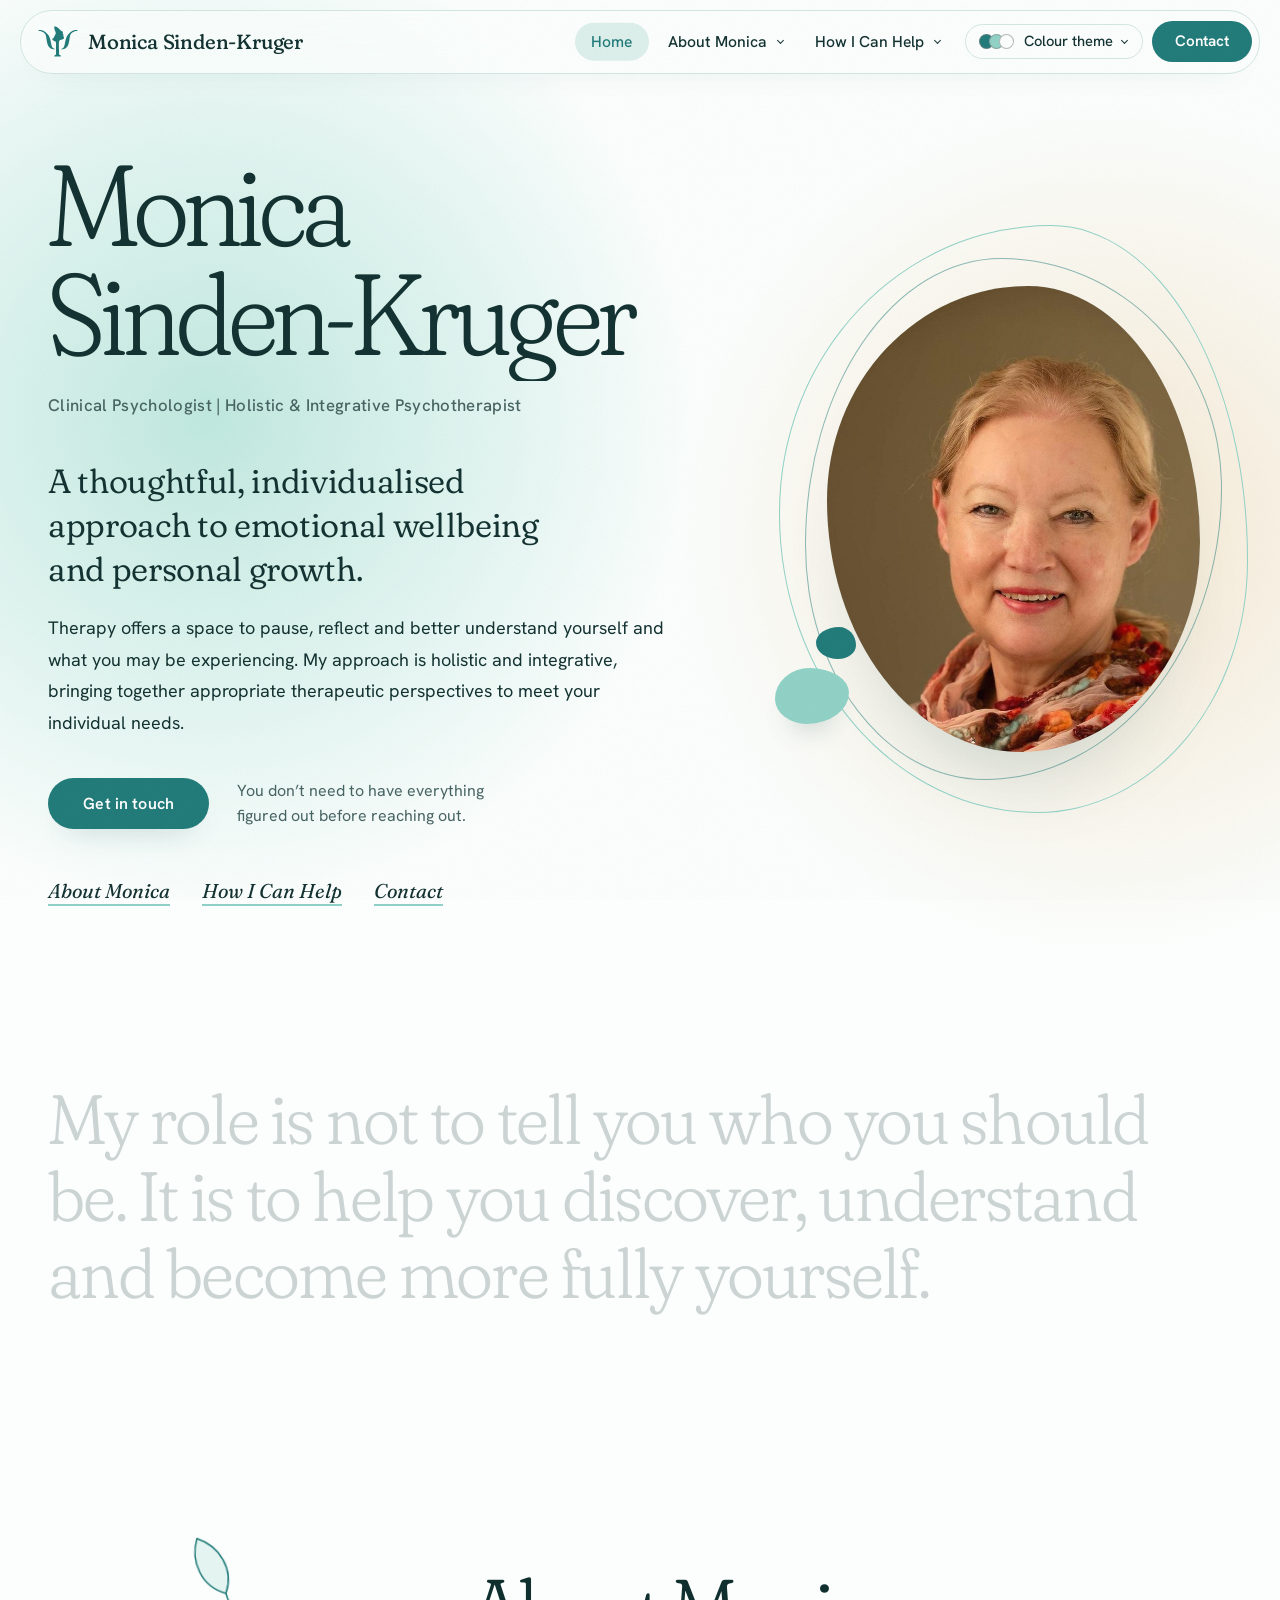
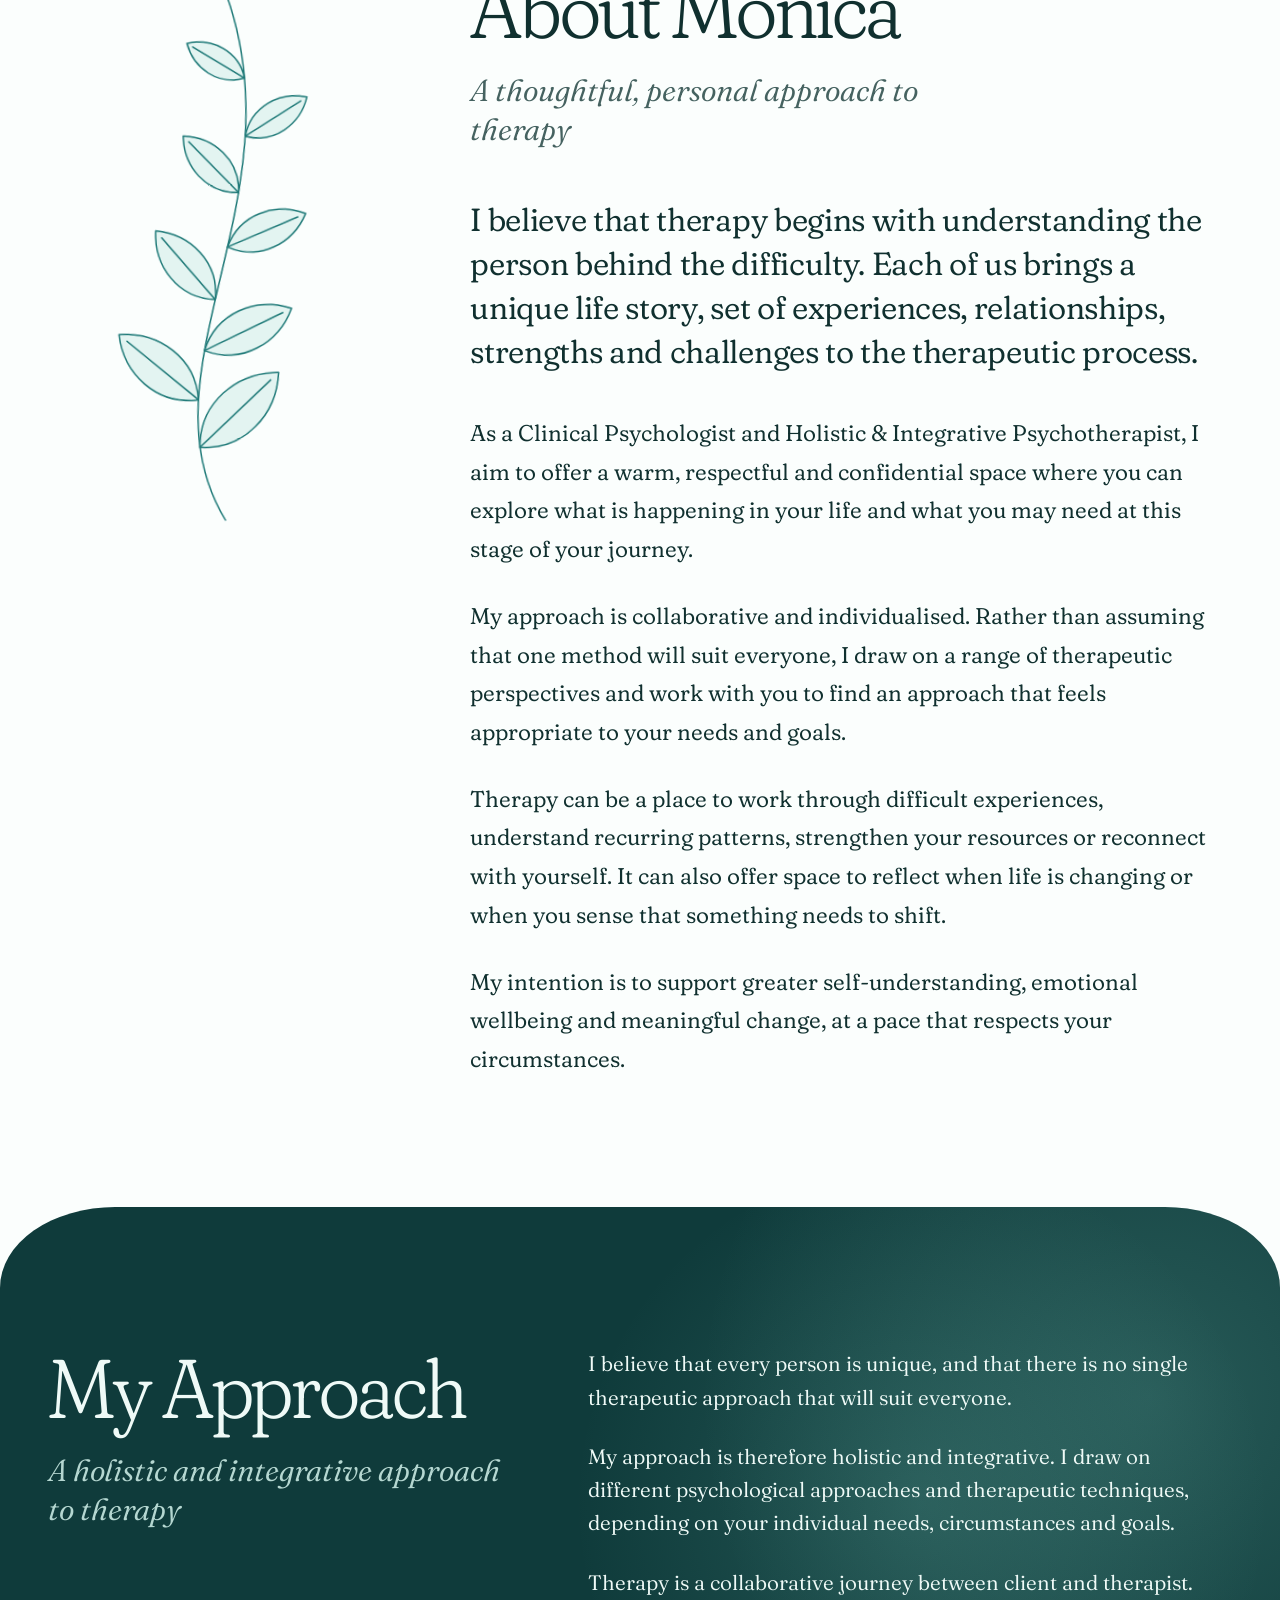
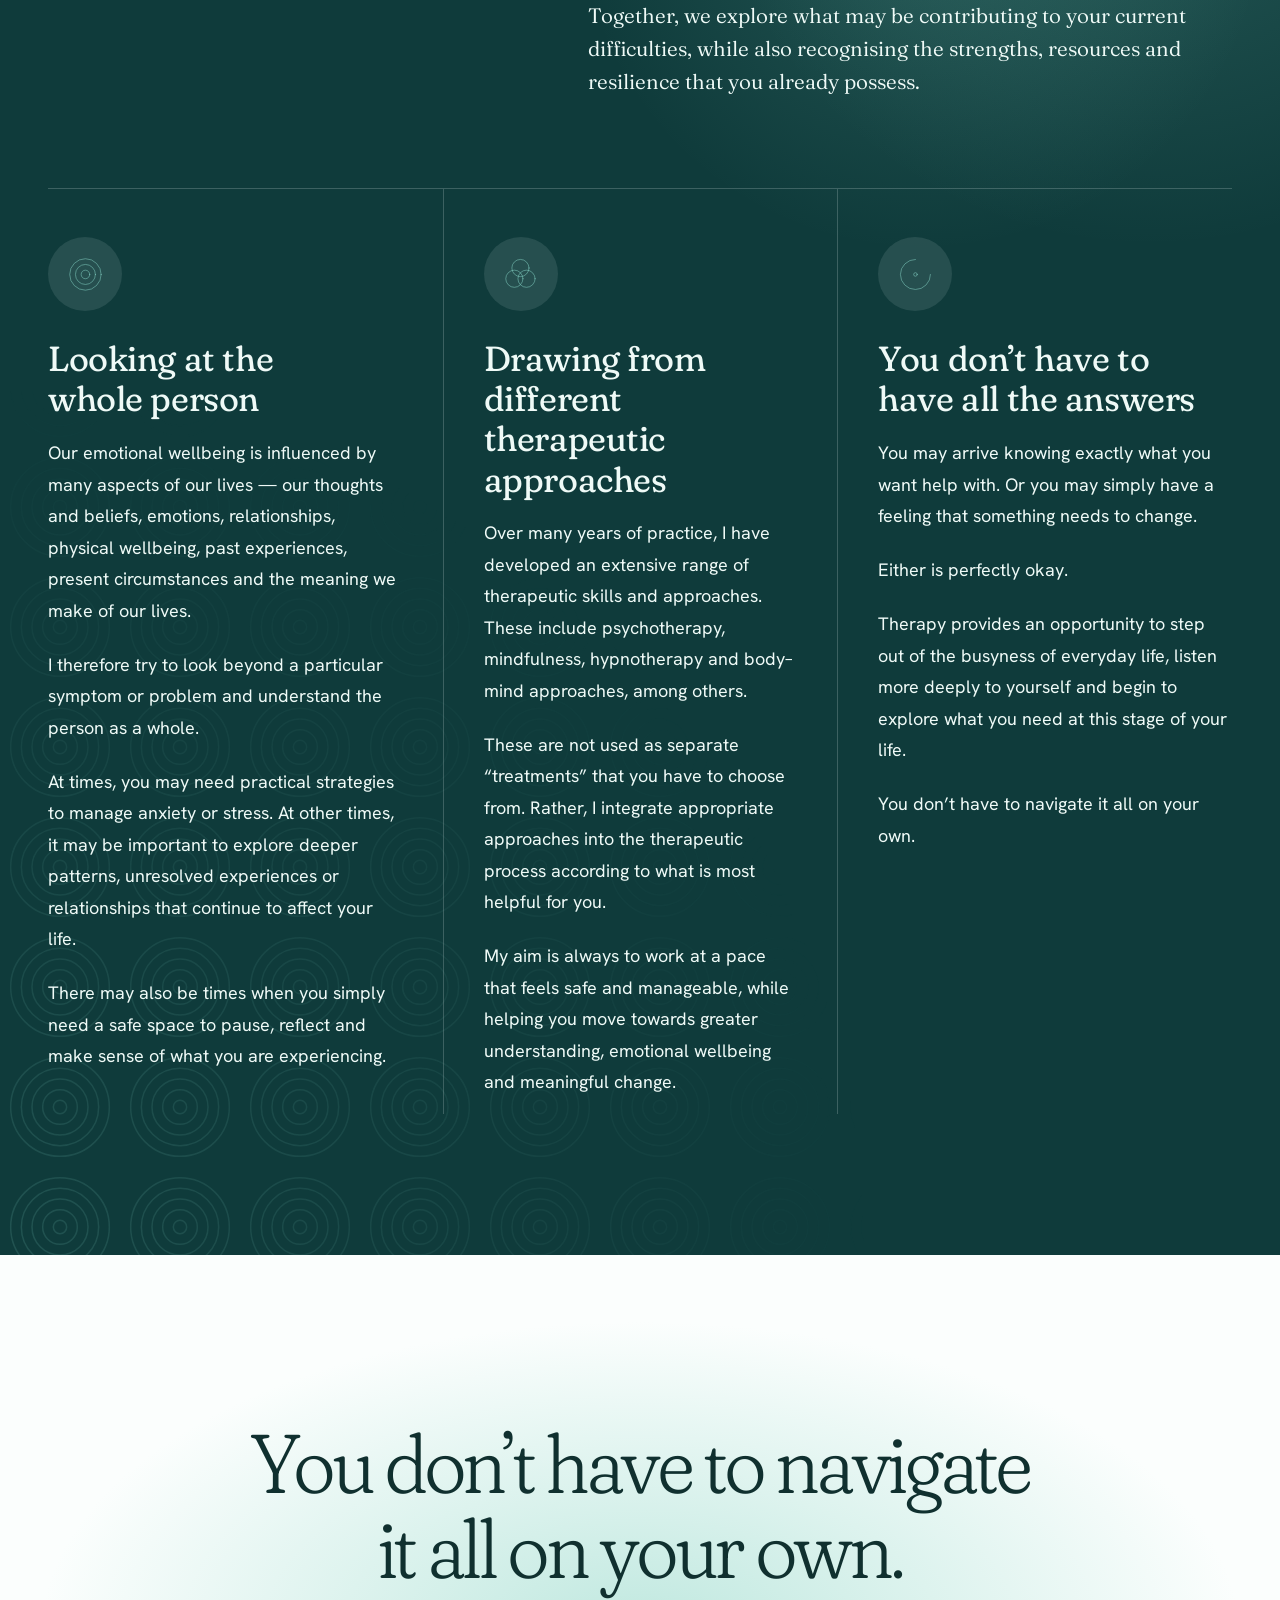
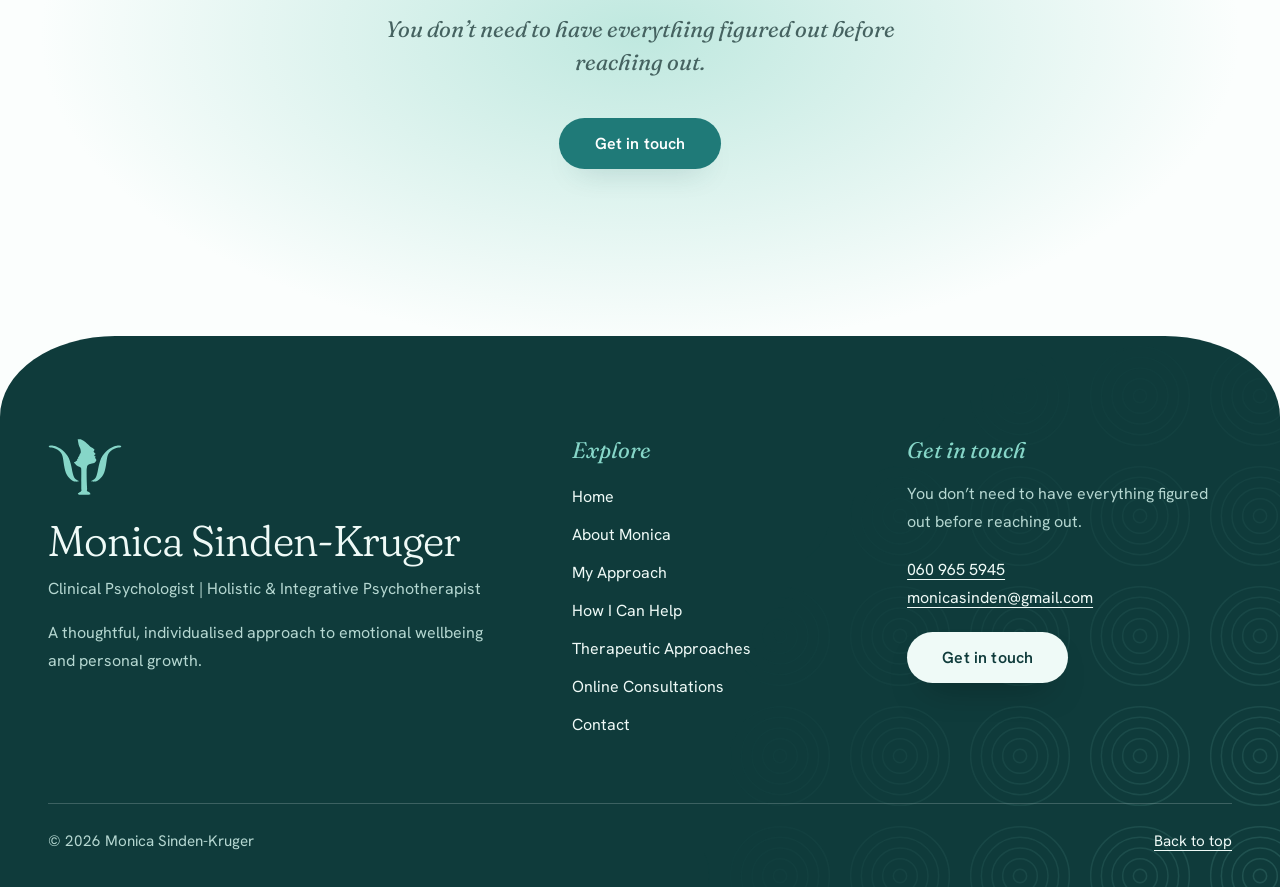
<file: index.html>
<!doctype html>
<html lang="en-ZA" data-theme="1">
<head>
<meta charset="utf-8">
<meta name="viewport" content="width=device-width, initial-scale=1">
<title>Monica Sinden-Kruger | Clinical Psychologist &amp; Psychotherapist</title>
<meta name="description" content="Clinical Psychologist and Holistic &amp; Integrative Psychotherapist Monica Sinden-Kruger offers individualised therapy for emotional wellbeing and personal growth.">
<link rel="canonical" href="https://monicasinden.co.za/">
<meta name="robots" content="index, follow, max-image-preview:large">
<meta name="author" content="Monica Sinden-Kruger">
<meta name="theme-color" content="#fbfefd">

<meta property="og:type" content="website">
<meta property="og:site_name" content="Monica Sinden-Kruger">
<meta property="og:locale" content="en_ZA">
<meta property="og:title" content="Monica Sinden-Kruger | Clinical Psychologist &amp; Psychotherapist">
<meta property="og:description" content="Clinical Psychologist and Holistic &amp; Integrative Psychotherapist Monica Sinden-Kruger offers individualised therapy for emotional wellbeing and personal growth.">
<meta property="og:url" content="https://monicasinden.co.za/">
<meta property="og:image" content="https://monicasinden.co.za/images/og-image.jpg">
<meta property="og:image:width" content="1200">
<meta property="og:image:height" content="630">
<meta property="og:image:alt" content="Monica Sinden-Kruger, Clinical Psychologist and Holistic &amp; Integrative Psychotherapist">
<meta name="twitter:card" content="summary_large_image">
<meta name="twitter:title" content="Monica Sinden-Kruger | Clinical Psychologist &amp; Psychotherapist">
<meta name="twitter:description" content="Clinical Psychologist and Holistic &amp; Integrative Psychotherapist Monica Sinden-Kruger offers individualised therapy for emotional wellbeing and personal growth.">
<meta name="twitter:image" content="https://monicasinden.co.za/images/og-image.jpg">

<script type="application/ld+json">
{
 "@context": "https://schema.org",
 "@graph": [
  {
   "@type": "Person",
   "@id": "https://monicasinden.co.za/#monica",
   "name": "Monica Sinden-Kruger",
   "jobTitle": "Clinical Psychologist | Holistic & Integrative Psychotherapist",
   "description": "Clinical Psychologist and Holistic & Integrative Psychotherapist offering a thoughtful, individualised approach to emotional wellbeing and personal growth.",
   "url": "https://monicasinden.co.za/",
   "image": "https://monicasinden.co.za/images/monica.jpg",
   "email": [
    "monicasinden@gmail.com",
    "monica@who.net"
   ],
   "telephone": "+27609655945",
   "address": {
    "@type": "PostalAddress",
    "postOfficeBoxNumber": "34200",
    "addressLocality": "Erasmia",
    "postalCode": "0023",
    "addressCountry": "ZA"
   },
   "areaServed": "Centurion, South Africa",
   "knowsLanguage": [
    "en",
    "af"
   ],
   "hasCredential": "MSc Clinical Psychology",
   "knowsAbout": [
    "Psychotherapy",
    "Mindfulness",
    "Hypnotherapy",
    "Body-mind approaches",
    "Brain Working Recursive Therapy (BWRT)",
    "Walk and Talk Therapy"
   ]
  },
  {
   "@type": "WebSite",
   "@id": "https://monicasinden.co.za/#website",
   "url": "https://monicasinden.co.za/",
   "name": "Monica Sinden-Kruger",
   "inLanguage": "en-ZA",
   "publisher": {
    "@id": "https://monicasinden.co.za/#monica"
   }
  },
  {
   "@type": "WebPage",
   "@id": "https://monicasinden.co.za/#webpage",
   "url": "https://monicasinden.co.za/",
   "name": "Monica Sinden-Kruger | Clinical Psychologist & Psychotherapist",
   "description": "Clinical Psychologist and Holistic & Integrative Psychotherapist Monica Sinden-Kruger offers individualised therapy for emotional wellbeing and personal growth.",
   "isPartOf": {
    "@id": "https://monicasinden.co.za/#website"
   },
   "about": {
    "@id": "https://monicasinden.co.za/#monica"
   },
   "primaryImageOfPage": {
    "@type": "ImageObject",
    "url": "https://monicasinden.co.za/images/og-image.jpg"
   },
   "inLanguage": "en-ZA"
  }
 ]
}
</script>

<!-- Re-applies the visitor's saved colour theme before first paint -->
<script src="js/theme-init.js"></script>

<link rel="icon" href="images/logo.svg" type="image/svg+xml">
<link rel="icon" href="images/icon-192.png" sizes="192x192" type="image/png">
<link rel="apple-touch-icon" href="images/apple-touch-icon.png">
<link rel="manifest" href="site.webmanifest">
<link rel="stylesheet" href="css/styles.css">
</head>

<body>
<!--
  NOTES FROM THE CONTENT DRAFT (for the designer, not for publishing)

  Tone and feel: Warm, mature, professional, grounded, hopeful and personal. The website should
  feel reassuring and human rather than overly clinical or corporate. The writing should
  communicate an integrative approach without presenting therapy as a catalogue of techniques.

  Design notes: Use clear headings, generous white space and a calm, uncluttered visual style.
  Keep paragraphs relatively short and make the site easy to read on a phone. Use a clear contact
  or enquiry button. The home page should introduce Monica and her approach quickly, then guide
  visitors to About, How I Can Help and Contact. Confirm the final imagery, colours, contact
  details, service format and any professional registration details with Monica before publishing.

  Editorial note (About page): This About page is a fresh working draft. Check any biographical
  details, years of experience, qualifications, professional memberships and areas of special
  interest before publishing.

  Final review: Review all clinical claims and wording for accuracy, ensure the listed concerns
  match Monica's current scope of practice, and check that the wording meets applicable
  professional and advertising guidelines.

  PAGE MAP: index.html = Home, About Monica, My Approach
            help.html = How I Can Help, Therapeutic Approaches
            contact.html = Contact, Online Consultations, Professional details
-->

<a class="skip-link" href="#main">Skip to content</a>

<header class="site-header">
  <div class="bar">
    <span class="bar-progress" aria-hidden="true"></span>
    <a class="brand" href="index.html">
      <svg class="brand-mark" viewBox="10 20 912 710" aria-hidden="true" focusable="false"><path d="M20.0 121.0C20.3 117.8 21.3 114.5 30.0 113.0C38.7 111.5 57.3 110.2 72.0 112.0C86.7 113.8 102.5 117.7 118.0 124.0C133.5 130.3 149.3 139.0 165.0 150.0C180.7 161.0 197.5 175.0 212.0 190.0C226.5 205.0 240.7 221.7 252.0 240.0C263.3 258.3 272.3 278.3 280.0 300.0C287.7 321.7 293.0 348.3 298.0 370.0C303.0 391.7 305.5 410.8 310.0 430.0C314.5 449.2 318.7 469.7 325.0 485.0C331.3 500.3 338.2 512.3 348.0 522.0C357.8 531.7 376.7 538.2 384.0 543.0C391.3 547.8 397.3 549.0 392.0 551.0C386.7 553.0 365.3 556.3 352.0 555.0C338.7 553.7 325.3 550.2 312.0 543.0C298.7 535.8 283.7 524.2 272.0 512.0C260.3 499.8 250.3 485.2 242.0 470.0C233.7 454.8 227.8 440.8 222.0 421.0C216.2 401.2 211.2 374.2 207.0 351.0C202.8 327.8 201.2 303.5 197.0 282.0C192.8 260.5 189.5 238.8 182.0 222.0C174.5 205.2 165.0 192.8 152.0 181.0C139.0 169.2 119.7 158.5 104.0 151.0C88.3 143.5 70.7 139.2 58.0 136.0C45.3 132.8 34.3 134.5 28.0 132.0C21.7 129.5 19.7 124.2 20.0 121.0ZM912.0 121.0C911.7 117.8 910.7 114.5 902.0 113.0C893.3 111.5 874.7 110.2 860.0 112.0C845.3 113.8 829.5 117.7 814.0 124.0C798.5 130.3 782.7 139.0 767.0 150.0C751.3 161.0 734.5 175.0 720.0 190.0C705.5 205.0 691.3 221.7 680.0 240.0C668.7 258.3 659.7 278.3 652.0 300.0C644.3 321.7 639.0 348.3 634.0 370.0C629.0 391.7 626.5 410.8 622.0 430.0C617.5 449.2 613.3 469.7 607.0 485.0C600.7 500.3 593.8 512.3 584.0 522.0C574.2 531.7 555.3 538.2 548.0 543.0C540.7 547.8 534.7 549.0 540.0 551.0C545.3 553.0 566.7 556.3 580.0 555.0C593.3 553.7 606.7 550.2 620.0 543.0C633.3 535.8 648.3 524.2 660.0 512.0C671.7 499.8 681.7 485.2 690.0 470.0C698.3 454.8 704.2 440.8 710.0 421.0C715.8 401.2 720.8 374.2 725.0 351.0C729.2 327.8 730.8 303.5 735.0 282.0C739.2 260.5 742.5 238.8 750.0 222.0C757.5 205.2 767.0 192.8 780.0 181.0C793.0 169.2 812.3 158.5 828.0 151.0C843.7 143.5 861.3 139.2 874.0 136.0C886.7 132.8 897.7 134.5 904.0 132.0C910.3 129.5 912.3 124.2 912.0 121.0ZM376.0 34.0C392.3 35.3 409.3 32.7 425.0 38.0C440.7 43.3 456.2 55.7 470.0 66.0C483.8 76.3 497.0 89.7 508.0 100.0C519.0 110.3 527.3 121.0 536.0 128.0C544.7 135.0 552.0 136.3 560.0 142.0C568.0 147.7 576.0 155.3 584.0 162.0C580.0 169.3 572.7 178.3 572.0 184.0C571.3 189.7 577.3 192.0 580.0 196.0C586.0 202.7 592.0 209.3 598.0 216.0C592.0 221.3 579.7 226.7 580.0 232.0C580.3 237.3 593.3 242.7 600.0 248.0C596.7 252.7 589.0 255.0 590.0 262.0C591.0 269.0 606.3 280.7 606.0 290.0C605.7 299.3 599.0 310.3 588.0 318.0C577.0 325.7 554.7 330.3 540.0 336.0C525.3 341.7 508.3 344.7 500.0 352.0C491.7 359.3 492.3 367.0 490.0 380.0C487.7 393.0 486.3 400.0 486.0 430.0C485.7 460.0 487.0 525.0 488.0 560.0C489.0 595.0 491.3 621.3 492.0 640.0C492.7 658.7 487.0 664.0 492.0 672.0C497.0 680.0 515.3 681.7 522.0 688.0C528.7 694.3 535.7 705.3 532.0 710.0C528.3 714.7 512.8 715.0 500.0 716.0C487.2 717.0 473.0 716.0 455.0 716.0C437.0 716.0 404.5 718.7 392.0 716.0C379.5 713.3 375.3 707.7 380.0 700.0C384.7 692.3 413.3 680.0 420.0 670.0C426.7 660.0 420.0 658.3 420.0 640.0C420.0 621.7 420.0 596.7 420.0 560.0C420.0 523.3 420.7 449.0 420.0 420.0C419.3 391.0 420.0 394.0 416.0 386.0C412.0 378.0 405.3 377.7 396.0 372.0C386.7 366.3 371.3 360.7 360.0 352.0C348.7 343.3 338.7 330.7 328.0 320.0C336.0 315.3 344.0 310.7 352.0 306.0C358.7 300.7 369.7 294.7 372.0 290.0C374.3 285.3 368.0 282.0 366.0 278.0C372.0 274.7 378.0 271.3 384.0 268.0C382.7 263.3 378.7 257.7 380.0 254.0C381.3 250.3 388.0 248.7 392.0 246.0C394.7 237.3 396.3 228.3 400.0 220.0C403.7 211.7 412.7 207.7 414.0 196.0C415.3 184.3 412.3 166.0 408.0 150.0C403.7 134.0 393.3 119.3 388.0 100.0C382.7 80.7 380.0 56.0 376.0 34.0Z"/></svg>
      <span class="brand-name">Monica Sinden-Kruger</span>
    </a>

    <button class="nav-toggle" type="button" aria-expanded="false" aria-controls="site-nav">
      <span class="nav-toggle-text">Menu</span>
      <span class="nav-icon" aria-hidden="true"></span>
    </button>

    <nav class="site-nav" id="site-nav" aria-label="Main">
      <ul class="nav-list">
        <li><a class="nav-link" href="index.html" data-spy="home" aria-current="page">Home</a></li>
        <li class="has-sub">
          <a class="nav-link" href="index.html#about" data-spy="about approach">About Monica</a>
          <ul class="sub">
            <li class="sub-desktop"><a class="sub-link" href="index.html#about">About Monica</a></li>
            <li><a class="sub-link" href="index.html#approach">My Approach</a></li>
          </ul>
        </li>
        <li class="has-sub">
          <a class="nav-link" href="help.html">How I Can Help</a>
          <ul class="sub">
            <li class="sub-desktop"><a class="sub-link" href="help.html#help">How I Can Help</a></li>
            <li><a class="sub-link" href="help.html#therapies">Therapeutic Approaches</a></li>
          </ul>
        </li>
        <li class="nav-item-theme theme-menu" data-theme-menu>
          <button class="theme-toggle" type="button" aria-expanded="false" aria-controls="theme-panel" aria-label="Colour theme">
            <span class="swatch swatch-now" aria-hidden="true"><i></i><i></i><i></i></span>
            <span class="theme-toggle-text" aria-hidden="true">Colour theme</span>
            <span class="theme-chev" aria-hidden="true"></span>
          </button>
          <div class="theme-panel" id="theme-panel" role="group" aria-labelledby="theme-title">
          <p class="theme-panel-title" id="theme-title">Colour theme</p>
          <button class="theme-btn" type="button" data-theme-id="1" aria-pressed="true">
            <span class="swatch" aria-hidden="true"><i style="--c:#1f7a78"></i><i style="--c:#8fd1c6"></i><i style="--c:#fbfefd"></i></span>
            <span class="theme-label">Teal, Seafoam, White</span>
          </button>
          <button class="theme-btn" type="button" data-theme-id="2" aria-pressed="false">
            <span class="swatch" aria-hidden="true"><i style="--c:#3fb0a6"></i><i style="--c:#7fdccf"></i><i style="--c:#060f10"></i></span>
            <span class="theme-label">Teal, Seafoam, Midnight</span>
          </button>
          <button class="theme-btn" type="button" data-theme-id="3" aria-pressed="false">
            <span class="swatch" aria-hidden="true"><i style="--c:#a8472b"></i><i style="--c:#e9b79a"></i><i style="--c:#fffdf9"></i></span>
            <span class="theme-label">Terracotta, Sand, Cream</span>
          </button>
          <button class="theme-btn" type="button" data-theme-id="4" aria-pressed="false">
            <span class="swatch" aria-hidden="true"><i style="--c:#d9708c"></i><i style="--c:#2a2f7a"></i><i style="--c:#0b0b1a"></i></span>
            <span class="theme-label">Rose, Indigo, Dusk</span>
          </button>
          <button class="theme-btn" type="button" data-theme-id="5" aria-pressed="false">
            <span class="swatch" aria-hidden="true"><i style="--c:#5b3fa0"></i><i style="--c:#b9a6e8"></i><i style="--c:#fdfcff"></i></span>
            <span class="theme-label">Lavender, Lilac, White</span>
          </button>
          <button class="theme-btn" type="button" data-theme-id="6" aria-pressed="false">
            <span class="swatch" aria-hidden="true"><i style="--c:#e0a23a"></i><i style="--c:#7a3f86"></i><i style="--c:#0d0a14"></i></span>
            <span class="theme-label">Gold, Plum, Night</span>
          </button>
          </div>
        </li>

        <li class="nav-item-cta"><a class="btn btn-small btn-block" href="contact.html">Contact</a></li>
      </ul>
    </nav>
  </div>
</header>

<main id="main">

  <!-- HOME -->
  <section class="hero" id="home" aria-labelledby="home-title">
    <span class="glow glow-a" aria-hidden="true"></span>
    <span class="glow glow-b" aria-hidden="true"></span>

    <div class="wrap hero-grid">
      <div class="hero-text">
        <h1 class="hero-name display" id="home-title"><span class="ln"><span>Monica</span></span> <span class="ln"><span style="--d:1">Sinden-Kruger</span></span></h1>
        <p class="hero-role reveal" style="--i:2">Clinical Psychologist | Holistic &amp; Integrative Psychotherapist</p>

        <p class="lead reveal" style="--i:3">A thoughtful, individualised approach to emotional wellbeing and personal growth.</p>
        <p class="reveal" style="--i:4">Therapy offers a space to pause, reflect and better understand yourself and what you may be experiencing. My approach is holistic and integrative, bringing together appropriate therapeutic perspectives to meet your individual needs.</p>

        <div class="cta-row reveal" style="--i:5">
          <a class="btn" href="contact.html">Get in touch</a>
          <p class="cta-note">You don’t need to have everything figured out before reaching out.</p>
        </div>

        <ul class="text-links reveal" style="--i:6">
          <li><a href="#about">About Monica</a></li>
          <li><a href="help.html">How I Can Help</a></li>
          <li><a href="contact.html">Contact</a></li>
        </ul>
      </div>

      <div class="stone-wrap reveal" style="--i:3">
        <div class="stone">
          <div class="stone-photo">
            <img src="images/monica.jpg" alt="Portrait of Monica Sinden-Kruger" width="720" height="1079" fetchpriority="high">
          </div>
          <span class="pebble pebble-1" aria-hidden="true"></span>
          <span class="pebble pebble-2" aria-hidden="true"></span>
        </div>
      </div>
    </div>
  </section>

  <!-- A line from Monica's own words, set large. It lights up word by word as you scroll.
       Decorative repeat of text that appears in full on the How I Can Help page. -->
  <section class="statement" aria-hidden="true">
    <div class="wrap">
      <p class="statement-quote">My role is not to tell you who you should be. It is to help you discover, understand and become more fully yourself.</p>
    </div>
  </section>

  <!-- ABOUT MONICA, set like a personal letter beside a sprig that draws itself -->
  <section class="section" id="about" aria-labelledby="about-title">
    <div class="wrap letter-grid">
      <div class="letter-art" aria-hidden="true">
        <svg class="sprig" viewBox="0 0 300 580" aria-hidden="true" focusable="false"><path pathLength="1" style="--k:0" d="M122 552 C40 400 214 236 150 26"/><g transform="translate(100.3 478.0) rotate(-40.6)"><path class="leaf" pathLength="1" style="--k:1" d="M0 0C30.4 -32.6 78.2 -29.3 108.6 0C78.2 29.3 30.4 32.6 0 0Z"/><path pathLength="1" style="--k:2" d="M0 0L97.7 0"/></g><g transform="translate(101.3 430.4) rotate(-137.7)"><path class="leaf" pathLength="1" style="--k:3" d="M0 0C28.7 -30.8 73.9 -27.7 102.7 0C73.9 27.7 28.7 30.8 0 0Z"/><path pathLength="1" style="--k:4" d="M0 0L92.4 0"/></g><g transform="translate(109.9 381.6) rotate(-22.9)"><path class="leaf" pathLength="1" style="--k:5" d="M0 0C27.1 -29.0 69.7 -26.1 96.8 0C69.7 26.1 27.1 29.0 0 0Z"/><path pathLength="1" style="--k:6" d="M0 0L87.1 0"/></g><g transform="translate(123.3 331.3) rotate(-127.9)"><path class="leaf" pathLength="1" style="--k:7" d="M0 0C25.4 -27.3 65.4 -24.5 90.9 0C65.4 24.5 25.4 27.3 0 0Z"/><path pathLength="1" style="--k:8" d="M0 0L81.8 0"/></g><g transform="translate(138.3 279.4) rotate(-20.2)"><path class="leaf" pathLength="1" style="--k:9" d="M0 0C23.8 -25.5 61.2 -22.9 85.0 0C61.2 22.9 23.8 25.5 0 0Z"/><path pathLength="1" style="--k:10" d="M0 0L76.5 0"/></g><g transform="translate(152.2 225.6) rotate(-131.4)"><path class="leaf" pathLength="1" style="--k:11" d="M0 0C22.1 -23.7 56.9 -21.3 79.1 0C56.9 21.3 22.1 23.7 0 0Z"/><path pathLength="1" style="--k:12" d="M0 0L71.2 0"/></g><g transform="translate(161.8 169.7) rotate(-29.5)"><path class="leaf" pathLength="1" style="--k:13" d="M0 0C20.5 -21.9 52.7 -19.8 73.2 0C52.7 19.8 20.5 21.9 0 0Z"/><path pathLength="1" style="--k:14" d="M0 0L65.8 0"/></g><g transform="translate(164.2 111.6) rotate(-146.0)"><path class="leaf" pathLength="1" style="--k:15" d="M0 0C18.8 -20.2 48.4 -18.2 67.3 0C48.4 18.2 18.8 20.2 0 0Z"/><path pathLength="1" style="--k:16" d="M0 0L60.5 0"/></g><g transform="translate(150.0 26.0) rotate(-114.9)"><path class="leaf" pathLength="1" style="--k:17" d="M0 0C17.4 -18.6 44.6 -16.7 62.0 0C44.6 16.7 17.4 18.6 0 0Z"/></g></svg>
      </div>
      <div class="letter-body">
        <h2 class="title display" id="about-title">About Monica</h2>
        <p class="subhead">A thoughtful, personal approach to therapy</p>
        <div class="prose">
          <p>I believe that therapy begins with understanding the person behind the difficulty. Each of us brings a unique life story, set of experiences, relationships, strengths and challenges to the therapeutic process.</p>
          <p>As a Clinical Psychologist and Holistic &amp; Integrative Psychotherapist, I aim to offer a warm, respectful and confidential space where you can explore what is happening in your life and what you may need at this stage of your journey.</p>
          <p>My approach is collaborative and individualised. Rather than assuming that one method will suit everyone, I draw on a range of therapeutic perspectives and work with you to find an approach that feels appropriate to your needs and goals.</p>
          <p>Therapy can be a place to work through difficult experiences, understand recurring patterns, strengthen your resources or reconnect with yourself. It can also offer space to reflect when life is changing or when you sense that something needs to shift.</p>
          <p>My intention is to support greater self-understanding, emotional wellbeing and meaningful change, at a pace that respects your circumstances.</p>
        </div>
      </div>
    </div>
  </section>

  <!-- MY APPROACH: the evening-coloured band -->
  <section class="deep approach" id="approach" aria-labelledby="approach-title">
    <span class="glow-c" aria-hidden="true"></span>
    <div class="pat pat-ripples-deep fade-bl" aria-hidden="true"></div>
    <div class="wrap">
      <div class="approach-head">
        <div>
          <h2 class="title display" id="approach-title">My Approach</h2>
          <p class="subhead">A holistic and integrative approach to therapy</p>
        </div>
        <div class="prose">
          <p>I believe that every person is unique, and that there is no single therapeutic approach that will suit everyone.</p>
          <p>My approach is therefore holistic and integrative. I draw on different psychological approaches and therapeutic techniques, depending on your individual needs, circumstances and goals.</p>
          <p>Therapy is a collaborative journey between client and therapist. Together, we explore what may be contributing to your current difficulties, while also recognising the strengths, resources and resilience that you already possess.</p>
        </div>
      </div>

      <div class="trio">
        <article>
          <div class="glyph glyph-small" aria-hidden="true"><svg viewBox="0 0 120 120" fill="none" stroke="currentColor" stroke-width="1.4" stroke-linecap="round" stroke-linejoin="round" aria-hidden="true" focusable="false"><circle cx="60" cy="60" r="44"/><circle cx="60" cy="60" r="28"/><circle cx="60" cy="60" r="12"/></svg></div>
          <h3 class="h3">Looking at the whole person</h3>
          <p>Our emotional wellbeing is influenced by many aspects of our lives — our thoughts and beliefs, emotions, relationships, physical wellbeing, past experiences, present circumstances and the meaning we make of our lives.</p>
          <p>I therefore try to look beyond a particular symptom or problem and understand the person as a whole.</p>
          <p>At times, you may need practical strategies to manage anxiety or stress. At other times, it may be important to explore deeper patterns, unresolved experiences or relationships that continue to affect your life.</p>
          <p>There may also be times when you simply need a safe space to pause, reflect and make sense of what you are experiencing.</p>
        </article>

        <article>
          <div class="glyph glyph-small" aria-hidden="true"><svg viewBox="0 0 120 120" fill="none" stroke="currentColor" stroke-width="1.4" stroke-linecap="round" stroke-linejoin="round" aria-hidden="true" focusable="false"><circle cx="60" cy="42" r="24"/><circle cx="43" cy="72" r="24"/><circle cx="77" cy="72" r="24"/></svg></div>
          <h3 class="h3">Drawing from different therapeutic approaches</h3>
          <p>Over many years of practice, I have developed an extensive range of therapeutic skills and approaches. These include psychotherapy, mindfulness, hypnotherapy and body–mind approaches, among others.</p>
          <p>These are not used as separate “treatments” that you have to choose from. Rather, I integrate appropriate approaches into the therapeutic process according to what is most helpful for you.</p>
          <p>My aim is always to work at a pace that feels safe and manageable, while helping you move towards greater understanding, emotional wellbeing and meaningful change.</p>
        </article>

        <article>
          <div class="glyph glyph-small" aria-hidden="true"><svg viewBox="0 0 120 120" fill="none" stroke="currentColor" stroke-width="1.4" stroke-linecap="round" stroke-linejoin="round" aria-hidden="true" focusable="false"><path d="M60 18a42 42 0 1 0 42 42"/><circle cx="60" cy="60" r="5"/></svg></div>
          <h3 class="h3">You don’t have to have all the answers</h3>
          <p>You may arrive knowing exactly what you want help with. Or you may simply have a feeling that something needs to change.</p>
          <p>Either is perfectly okay.</p>
          <p>Therapy provides an opportunity to step out of the busyness of everyday life, listen more deeply to yourself and begin to explore what you need at this stage of your life.</p>
          <p>You don’t have to navigate it all on your own.</p>
        </article>
      </div>
    </div>
  </section>

  <!-- NEXT STEP -->
  <section class="closing" aria-labelledby="closing-title">
    <div class="wrap">
      <h2 class="closing-title display" id="closing-title">You don’t have to navigate it all on your own.</h2>
      <p class="closing-text">You don’t need to have everything figured out before reaching out.</p>
      <a class="btn" href="contact.html">Get in touch</a>
    </div>
  </section>

</main>

<footer class="site-footer deep">
  <div class="pat pat-ripples-deep fade-br" aria-hidden="true"></div>
  <div class="wrap">
    <div class="footer-top">
      <div>
        <svg class="footer-mark" viewBox="10 20 912 710" aria-hidden="true" focusable="false"><path d="M20.0 121.0C20.3 117.8 21.3 114.5 30.0 113.0C38.7 111.5 57.3 110.2 72.0 112.0C86.7 113.8 102.5 117.7 118.0 124.0C133.5 130.3 149.3 139.0 165.0 150.0C180.7 161.0 197.5 175.0 212.0 190.0C226.5 205.0 240.7 221.7 252.0 240.0C263.3 258.3 272.3 278.3 280.0 300.0C287.7 321.7 293.0 348.3 298.0 370.0C303.0 391.7 305.5 410.8 310.0 430.0C314.5 449.2 318.7 469.7 325.0 485.0C331.3 500.3 338.2 512.3 348.0 522.0C357.8 531.7 376.7 538.2 384.0 543.0C391.3 547.8 397.3 549.0 392.0 551.0C386.7 553.0 365.3 556.3 352.0 555.0C338.7 553.7 325.3 550.2 312.0 543.0C298.7 535.8 283.7 524.2 272.0 512.0C260.3 499.8 250.3 485.2 242.0 470.0C233.7 454.8 227.8 440.8 222.0 421.0C216.2 401.2 211.2 374.2 207.0 351.0C202.8 327.8 201.2 303.5 197.0 282.0C192.8 260.5 189.5 238.8 182.0 222.0C174.5 205.2 165.0 192.8 152.0 181.0C139.0 169.2 119.7 158.5 104.0 151.0C88.3 143.5 70.7 139.2 58.0 136.0C45.3 132.8 34.3 134.5 28.0 132.0C21.7 129.5 19.7 124.2 20.0 121.0ZM912.0 121.0C911.7 117.8 910.7 114.5 902.0 113.0C893.3 111.5 874.7 110.2 860.0 112.0C845.3 113.8 829.5 117.7 814.0 124.0C798.5 130.3 782.7 139.0 767.0 150.0C751.3 161.0 734.5 175.0 720.0 190.0C705.5 205.0 691.3 221.7 680.0 240.0C668.7 258.3 659.7 278.3 652.0 300.0C644.3 321.7 639.0 348.3 634.0 370.0C629.0 391.7 626.5 410.8 622.0 430.0C617.5 449.2 613.3 469.7 607.0 485.0C600.7 500.3 593.8 512.3 584.0 522.0C574.2 531.7 555.3 538.2 548.0 543.0C540.7 547.8 534.7 549.0 540.0 551.0C545.3 553.0 566.7 556.3 580.0 555.0C593.3 553.7 606.7 550.2 620.0 543.0C633.3 535.8 648.3 524.2 660.0 512.0C671.7 499.8 681.7 485.2 690.0 470.0C698.3 454.8 704.2 440.8 710.0 421.0C715.8 401.2 720.8 374.2 725.0 351.0C729.2 327.8 730.8 303.5 735.0 282.0C739.2 260.5 742.5 238.8 750.0 222.0C757.5 205.2 767.0 192.8 780.0 181.0C793.0 169.2 812.3 158.5 828.0 151.0C843.7 143.5 861.3 139.2 874.0 136.0C886.7 132.8 897.7 134.5 904.0 132.0C910.3 129.5 912.3 124.2 912.0 121.0ZM376.0 34.0C392.3 35.3 409.3 32.7 425.0 38.0C440.7 43.3 456.2 55.7 470.0 66.0C483.8 76.3 497.0 89.7 508.0 100.0C519.0 110.3 527.3 121.0 536.0 128.0C544.7 135.0 552.0 136.3 560.0 142.0C568.0 147.7 576.0 155.3 584.0 162.0C580.0 169.3 572.7 178.3 572.0 184.0C571.3 189.7 577.3 192.0 580.0 196.0C586.0 202.7 592.0 209.3 598.0 216.0C592.0 221.3 579.7 226.7 580.0 232.0C580.3 237.3 593.3 242.7 600.0 248.0C596.7 252.7 589.0 255.0 590.0 262.0C591.0 269.0 606.3 280.7 606.0 290.0C605.7 299.3 599.0 310.3 588.0 318.0C577.0 325.7 554.7 330.3 540.0 336.0C525.3 341.7 508.3 344.7 500.0 352.0C491.7 359.3 492.3 367.0 490.0 380.0C487.7 393.0 486.3 400.0 486.0 430.0C485.7 460.0 487.0 525.0 488.0 560.0C489.0 595.0 491.3 621.3 492.0 640.0C492.7 658.7 487.0 664.0 492.0 672.0C497.0 680.0 515.3 681.7 522.0 688.0C528.7 694.3 535.7 705.3 532.0 710.0C528.3 714.7 512.8 715.0 500.0 716.0C487.2 717.0 473.0 716.0 455.0 716.0C437.0 716.0 404.5 718.7 392.0 716.0C379.5 713.3 375.3 707.7 380.0 700.0C384.7 692.3 413.3 680.0 420.0 670.0C426.7 660.0 420.0 658.3 420.0 640.0C420.0 621.7 420.0 596.7 420.0 560.0C420.0 523.3 420.7 449.0 420.0 420.0C419.3 391.0 420.0 394.0 416.0 386.0C412.0 378.0 405.3 377.7 396.0 372.0C386.7 366.3 371.3 360.7 360.0 352.0C348.7 343.3 338.7 330.7 328.0 320.0C336.0 315.3 344.0 310.7 352.0 306.0C358.7 300.7 369.7 294.7 372.0 290.0C374.3 285.3 368.0 282.0 366.0 278.0C372.0 274.7 378.0 271.3 384.0 268.0C382.7 263.3 378.7 257.7 380.0 254.0C381.3 250.3 388.0 248.7 392.0 246.0C394.7 237.3 396.3 228.3 400.0 220.0C403.7 211.7 412.7 207.7 414.0 196.0C415.3 184.3 412.3 166.0 408.0 150.0C403.7 134.0 393.3 119.3 388.0 100.0C382.7 80.7 380.0 56.0 376.0 34.0Z"/></svg>
        <p class="footer-name">Monica Sinden-Kruger</p>
        <p class="footer-role">Clinical Psychologist | Holistic &amp; Integrative Psychotherapist</p>
        <p class="footer-text">A thoughtful, individualised approach to emotional wellbeing and personal growth.</p>
      </div>

      <nav aria-label="Footer">
        <h2 class="footer-head">Explore</h2>
        <ul class="footer-links">
          <li><a href="index.html">Home</a></li>
          <li><a href="index.html#about">About Monica</a></li>
          <li><a href="index.html#approach">My Approach</a></li>
          <li><a href="help.html">How I Can Help</a></li>
          <li><a href="help.html#therapies">Therapeutic Approaches</a></li>
          <li><a href="contact.html#online">Online Consultations</a></li>
          <li><a href="contact.html">Contact</a></li>
        </ul>
      </nav>

      <div>
        <h2 class="footer-head">Get in touch</h2>
        <p class="footer-text">You don’t need to have everything figured out before reaching out.</p>
        <p class="footer-text footer-contact"><a href="tel:+27609655945">060 965 5945</a><br><a href="mailto:monicasinden@gmail.com">monicasinden@gmail.com</a></p>
        <a class="btn" href="contact.html">Get in touch</a>
      </div>
    </div>

    <div class="footer-bottom">
      <p>&copy; <span id="year">2026</span> Monica Sinden-Kruger</p>
      <p><a href="#main">Back to top</a></p>
    </div>
  </div>
</footer>

<script src="js/app.js"></script>
</body>
</html>
</file>
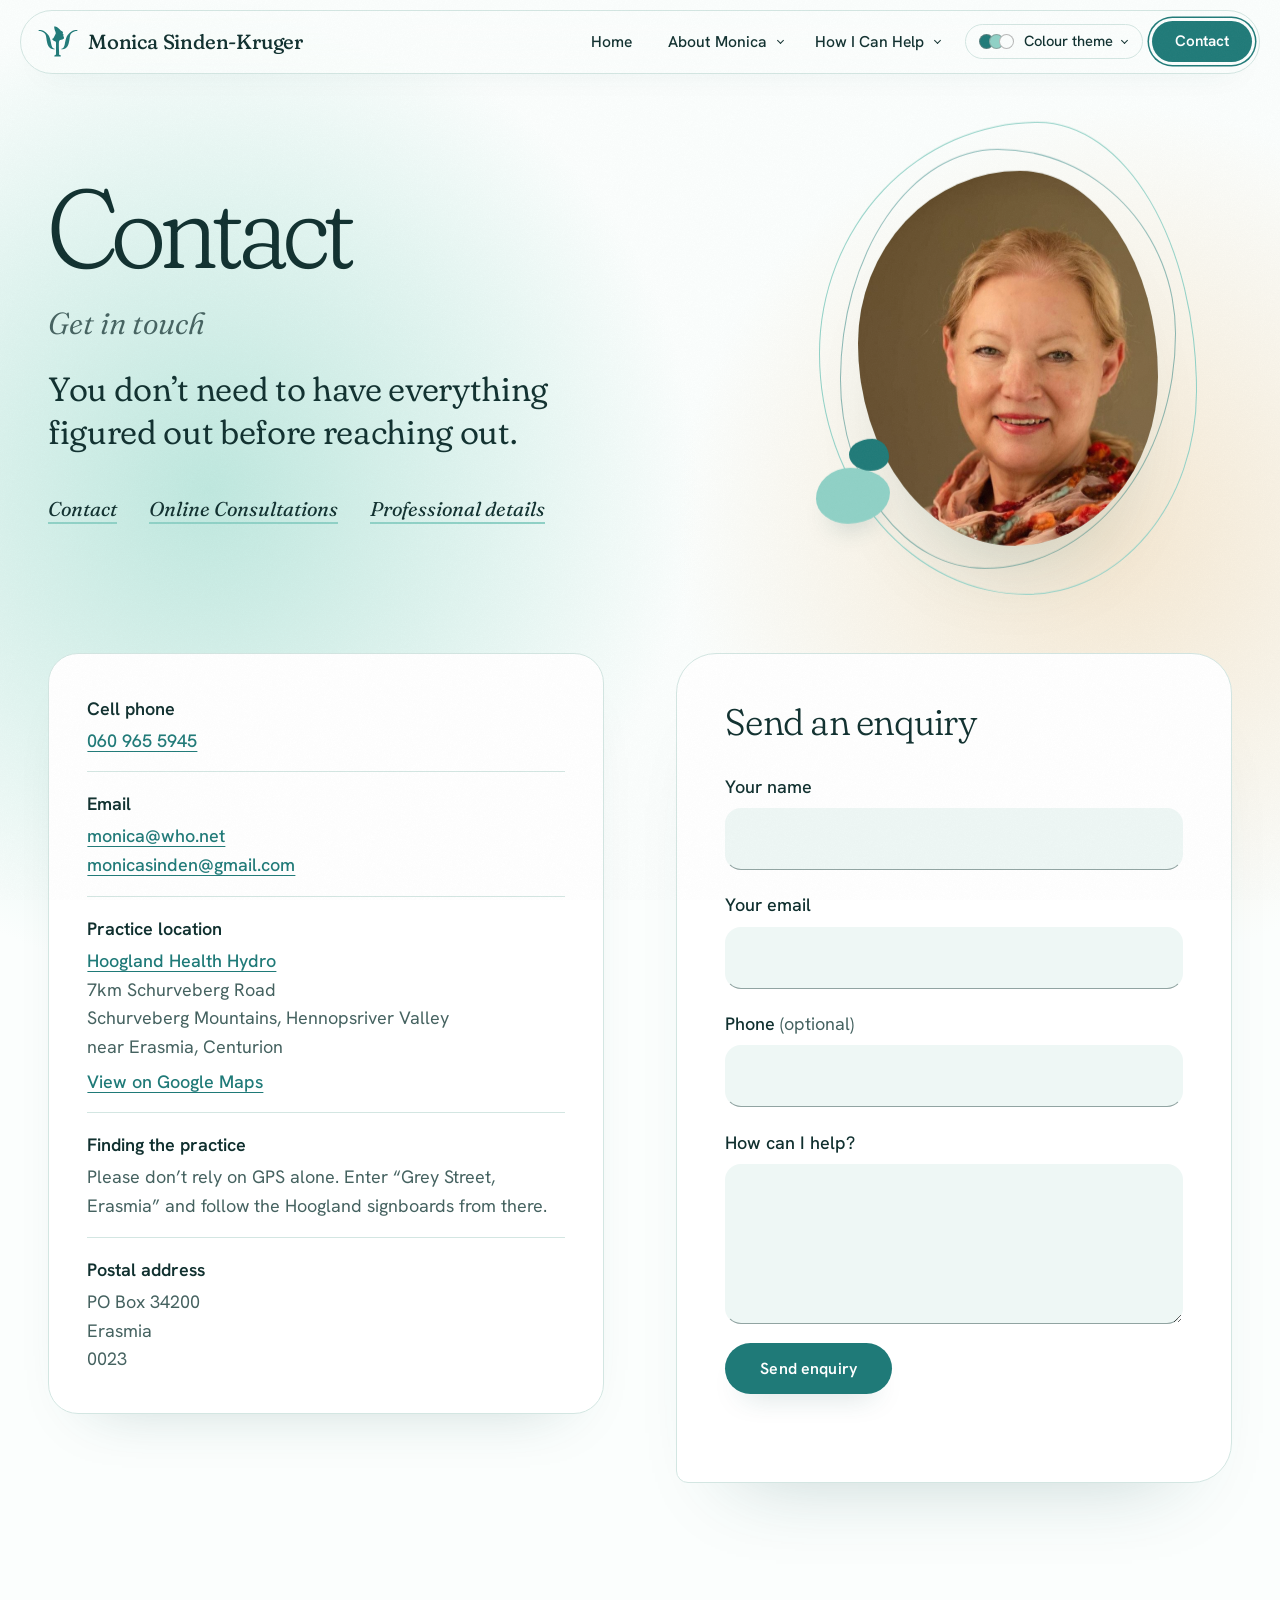
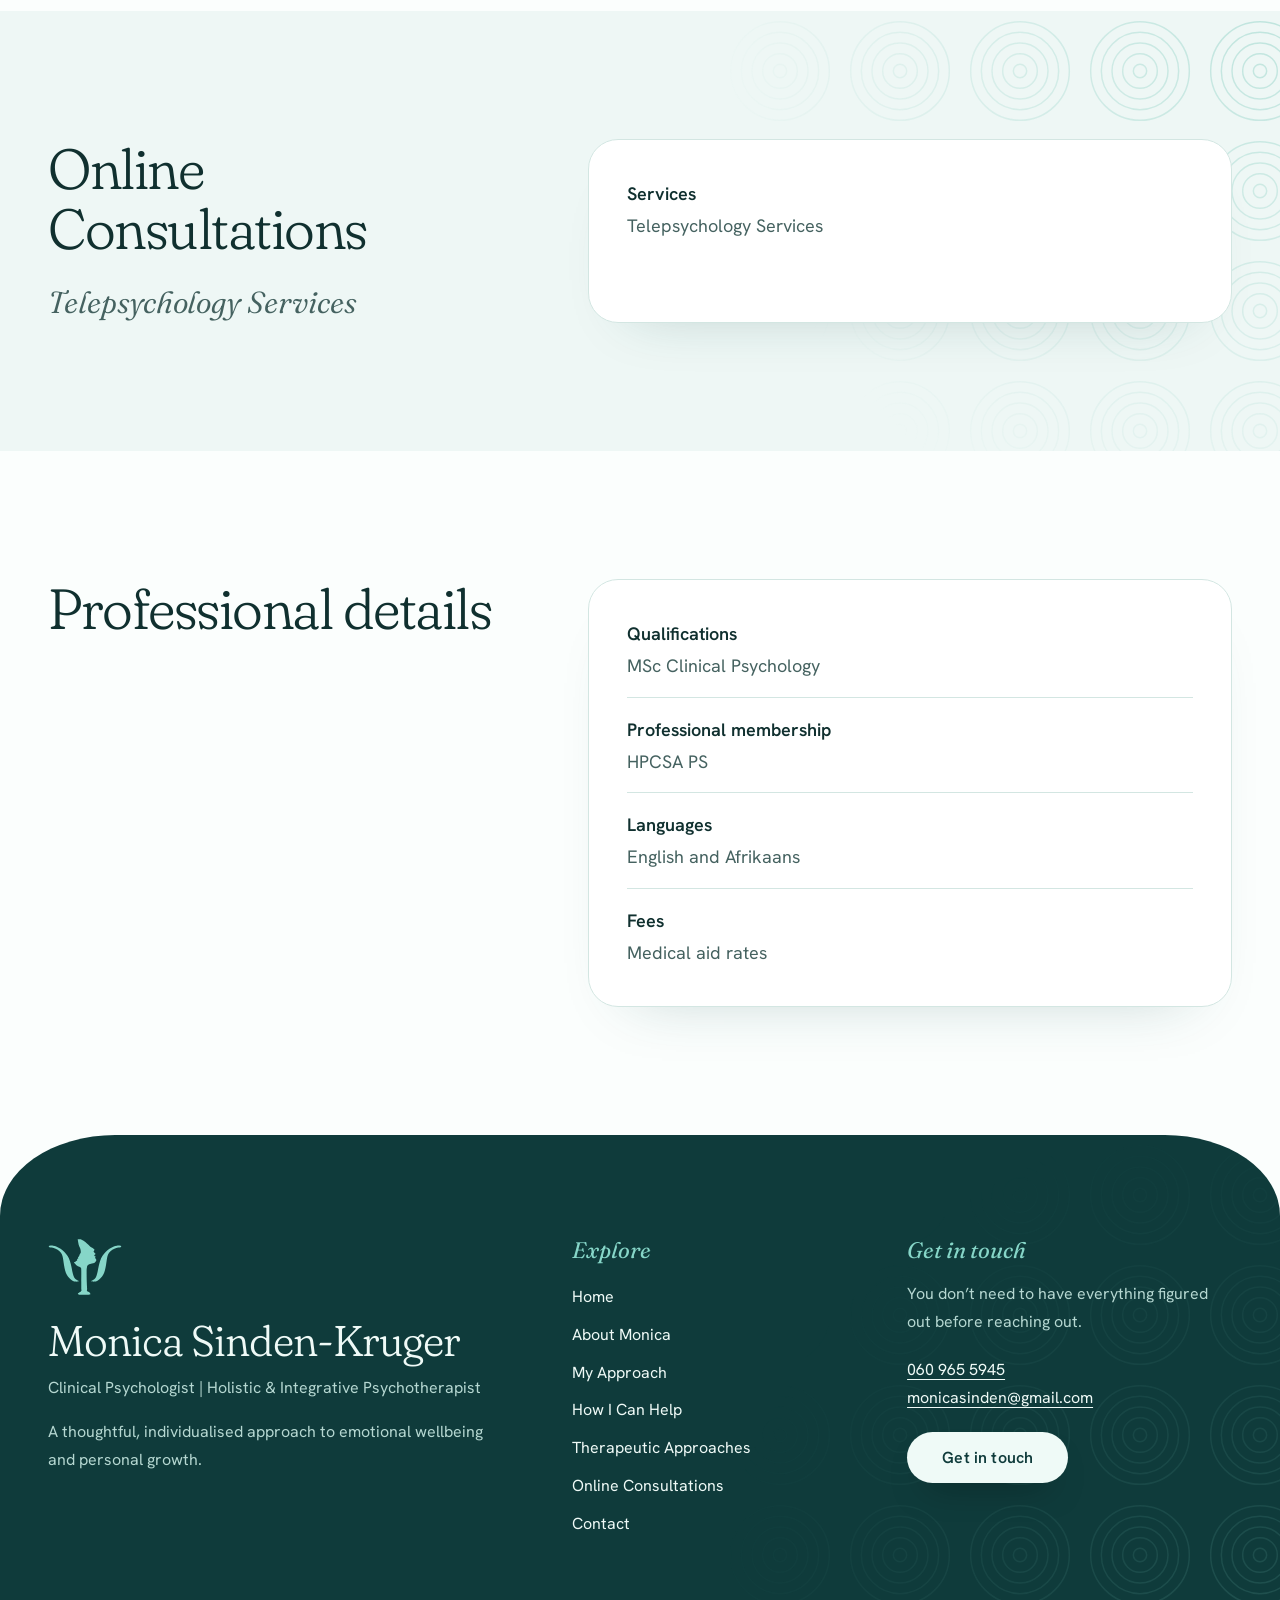
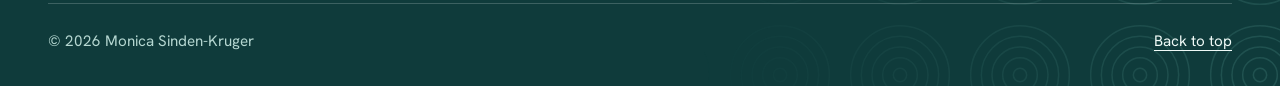
<file: contact.html>
<!doctype html>
<html lang="en-ZA" data-theme="1">
<head>
<meta charset="utf-8">
<meta name="viewport" content="width=device-width, initial-scale=1">
<title>Contact Monica Sinden-Kruger | Centurion, Hennopsriver Valley</title>
<meta name="description" content="Contact Monica Sinden-Kruger, Clinical Psychologist practising at Hoogland in the Hennopsriver Valley near Centurion. Call, email or send an enquiry.">
<link rel="canonical" href="https://monicasinden.co.za/contact.html">
<meta name="robots" content="index, follow, max-image-preview:large">
<meta name="author" content="Monica Sinden-Kruger">
<meta name="theme-color" content="#fbfefd">

<meta property="og:type" content="website">
<meta property="og:site_name" content="Monica Sinden-Kruger">
<meta property="og:locale" content="en_ZA">
<meta property="og:title" content="Contact Monica Sinden-Kruger | Centurion, Hennopsriver Valley">
<meta property="og:description" content="Contact Monica Sinden-Kruger, Clinical Psychologist practising at Hoogland in the Hennopsriver Valley near Centurion. Call, email or send an enquiry.">
<meta property="og:url" content="https://monicasinden.co.za/contact.html">
<meta property="og:image" content="https://monicasinden.co.za/images/og-image.jpg">
<meta property="og:image:width" content="1200">
<meta property="og:image:height" content="630">
<meta property="og:image:alt" content="Monica Sinden-Kruger, Clinical Psychologist and Holistic &amp; Integrative Psychotherapist">
<meta name="twitter:card" content="summary_large_image">
<meta name="twitter:title" content="Contact Monica Sinden-Kruger | Centurion, Hennopsriver Valley">
<meta name="twitter:description" content="Contact Monica Sinden-Kruger, Clinical Psychologist practising at Hoogland in the Hennopsriver Valley near Centurion. Call, email or send an enquiry.">
<meta name="twitter:image" content="https://monicasinden.co.za/images/og-image.jpg">

<script type="application/ld+json">
{
 "@context": "https://schema.org",
 "@graph": [
  {
   "@type": "Person",
   "@id": "https://monicasinden.co.za/#monica",
   "name": "Monica Sinden-Kruger",
   "jobTitle": "Clinical Psychologist | Holistic & Integrative Psychotherapist",
   "description": "Clinical Psychologist and Holistic & Integrative Psychotherapist offering a thoughtful, individualised approach to emotional wellbeing and personal growth.",
   "url": "https://monicasinden.co.za/",
   "image": "https://monicasinden.co.za/images/monica.jpg",
   "email": [
    "monicasinden@gmail.com",
    "monica@who.net"
   ],
   "telephone": "+27609655945",
   "address": {
    "@type": "PostalAddress",
    "postOfficeBoxNumber": "34200",
    "addressLocality": "Erasmia",
    "postalCode": "0023",
    "addressCountry": "ZA"
   },
   "areaServed": "Centurion, South Africa",
   "workLocation": {
    "@type": "Place",
    "name": "Hoogland Health Hydro",
    "url": "https://hoogland.co.za/",
    "address": {
     "@type": "PostalAddress",
     "streetAddress": "7km Schurveberg Road",
     "addressLocality": "Hennopsriver Valley, near Erasmia, Centurion",
     "addressCountry": "ZA"
    }
   },
   "knowsLanguage": [
    "en",
    "af"
   ],
   "hasCredential": "MSc Clinical Psychology",
   "knowsAbout": [
    "Psychotherapy",
    "Mindfulness",
    "Hypnotherapy",
    "Body-mind approaches",
    "Brain Working Recursive Therapy (BWRT)",
    "Walk and Talk Therapy"
   ]
  },
  {
   "@type": "WebSite",
   "@id": "https://monicasinden.co.za/#website",
   "url": "https://monicasinden.co.za/",
   "name": "Monica Sinden-Kruger",
   "inLanguage": "en-ZA",
   "publisher": {
    "@id": "https://monicasinden.co.za/#monica"
   }
  },
  {
   "@type": "WebPage",
   "@id": "https://monicasinden.co.za/contact.html#webpage",
   "url": "https://monicasinden.co.za/contact.html",
   "name": "Contact Monica Sinden-Kruger | Centurion, Hennopsriver Valley",
   "description": "Contact Monica Sinden-Kruger, Clinical Psychologist practising at Hoogland in the Hennopsriver Valley near Centurion. Call, email or send an enquiry.",
   "isPartOf": {
    "@id": "https://monicasinden.co.za/#website"
   },
   "about": {
    "@id": "https://monicasinden.co.za/#monica"
   },
   "primaryImageOfPage": {
    "@type": "ImageObject",
    "url": "https://monicasinden.co.za/images/og-image.jpg"
   },
   "inLanguage": "en-ZA",
   "breadcrumb": {
    "@id": "https://monicasinden.co.za/contact.html#breadcrumb"
   }
  },
  {
   "@type": "BreadcrumbList",
   "itemListElement": [
    {
     "@type": "ListItem",
     "position": 1,
     "name": "Home",
     "item": "https://monicasinden.co.za/"
    },
    {
     "@type": "ListItem",
     "position": 2,
     "name": "Contact",
     "item": "https://monicasinden.co.za/contact.html"
    }
   ],
   "@id": "https://monicasinden.co.za/contact.html#breadcrumb"
  }
 ]
}
</script>

<!-- Re-applies the visitor's saved colour theme before first paint -->
<script src="js/theme-init.js"></script>

<link rel="icon" href="images/logo.svg" type="image/svg+xml">
<link rel="icon" href="images/icon-192.png" sizes="192x192" type="image/png">
<link rel="apple-touch-icon" href="images/apple-touch-icon.png">
<link rel="manifest" href="site.webmanifest">
<link rel="stylesheet" href="css/styles.css">
</head>

<body>
<a class="skip-link" href="#main">Skip to content</a>

<header class="site-header">
  <div class="bar">
    <span class="bar-progress" aria-hidden="true"></span>
    <a class="brand" href="index.html">
      <svg class="brand-mark" viewBox="10 20 912 710" aria-hidden="true" focusable="false"><path d="M20.0 121.0C20.3 117.8 21.3 114.5 30.0 113.0C38.7 111.5 57.3 110.2 72.0 112.0C86.7 113.8 102.5 117.7 118.0 124.0C133.5 130.3 149.3 139.0 165.0 150.0C180.7 161.0 197.5 175.0 212.0 190.0C226.5 205.0 240.7 221.7 252.0 240.0C263.3 258.3 272.3 278.3 280.0 300.0C287.7 321.7 293.0 348.3 298.0 370.0C303.0 391.7 305.5 410.8 310.0 430.0C314.5 449.2 318.7 469.7 325.0 485.0C331.3 500.3 338.2 512.3 348.0 522.0C357.8 531.7 376.7 538.2 384.0 543.0C391.3 547.8 397.3 549.0 392.0 551.0C386.7 553.0 365.3 556.3 352.0 555.0C338.7 553.7 325.3 550.2 312.0 543.0C298.7 535.8 283.7 524.2 272.0 512.0C260.3 499.8 250.3 485.2 242.0 470.0C233.7 454.8 227.8 440.8 222.0 421.0C216.2 401.2 211.2 374.2 207.0 351.0C202.8 327.8 201.2 303.5 197.0 282.0C192.8 260.5 189.5 238.8 182.0 222.0C174.5 205.2 165.0 192.8 152.0 181.0C139.0 169.2 119.7 158.5 104.0 151.0C88.3 143.5 70.7 139.2 58.0 136.0C45.3 132.8 34.3 134.5 28.0 132.0C21.7 129.5 19.7 124.2 20.0 121.0ZM912.0 121.0C911.7 117.8 910.7 114.5 902.0 113.0C893.3 111.5 874.7 110.2 860.0 112.0C845.3 113.8 829.5 117.7 814.0 124.0C798.5 130.3 782.7 139.0 767.0 150.0C751.3 161.0 734.5 175.0 720.0 190.0C705.5 205.0 691.3 221.7 680.0 240.0C668.7 258.3 659.7 278.3 652.0 300.0C644.3 321.7 639.0 348.3 634.0 370.0C629.0 391.7 626.5 410.8 622.0 430.0C617.5 449.2 613.3 469.7 607.0 485.0C600.7 500.3 593.8 512.3 584.0 522.0C574.2 531.7 555.3 538.2 548.0 543.0C540.7 547.8 534.7 549.0 540.0 551.0C545.3 553.0 566.7 556.3 580.0 555.0C593.3 553.7 606.7 550.2 620.0 543.0C633.3 535.8 648.3 524.2 660.0 512.0C671.7 499.8 681.7 485.2 690.0 470.0C698.3 454.8 704.2 440.8 710.0 421.0C715.8 401.2 720.8 374.2 725.0 351.0C729.2 327.8 730.8 303.5 735.0 282.0C739.2 260.5 742.5 238.8 750.0 222.0C757.5 205.2 767.0 192.8 780.0 181.0C793.0 169.2 812.3 158.5 828.0 151.0C843.7 143.5 861.3 139.2 874.0 136.0C886.7 132.8 897.7 134.5 904.0 132.0C910.3 129.5 912.3 124.2 912.0 121.0ZM376.0 34.0C392.3 35.3 409.3 32.7 425.0 38.0C440.7 43.3 456.2 55.7 470.0 66.0C483.8 76.3 497.0 89.7 508.0 100.0C519.0 110.3 527.3 121.0 536.0 128.0C544.7 135.0 552.0 136.3 560.0 142.0C568.0 147.7 576.0 155.3 584.0 162.0C580.0 169.3 572.7 178.3 572.0 184.0C571.3 189.7 577.3 192.0 580.0 196.0C586.0 202.7 592.0 209.3 598.0 216.0C592.0 221.3 579.7 226.7 580.0 232.0C580.3 237.3 593.3 242.7 600.0 248.0C596.7 252.7 589.0 255.0 590.0 262.0C591.0 269.0 606.3 280.7 606.0 290.0C605.7 299.3 599.0 310.3 588.0 318.0C577.0 325.7 554.7 330.3 540.0 336.0C525.3 341.7 508.3 344.7 500.0 352.0C491.7 359.3 492.3 367.0 490.0 380.0C487.7 393.0 486.3 400.0 486.0 430.0C485.7 460.0 487.0 525.0 488.0 560.0C489.0 595.0 491.3 621.3 492.0 640.0C492.7 658.7 487.0 664.0 492.0 672.0C497.0 680.0 515.3 681.7 522.0 688.0C528.7 694.3 535.7 705.3 532.0 710.0C528.3 714.7 512.8 715.0 500.0 716.0C487.2 717.0 473.0 716.0 455.0 716.0C437.0 716.0 404.5 718.7 392.0 716.0C379.5 713.3 375.3 707.7 380.0 700.0C384.7 692.3 413.3 680.0 420.0 670.0C426.7 660.0 420.0 658.3 420.0 640.0C420.0 621.7 420.0 596.7 420.0 560.0C420.0 523.3 420.7 449.0 420.0 420.0C419.3 391.0 420.0 394.0 416.0 386.0C412.0 378.0 405.3 377.7 396.0 372.0C386.7 366.3 371.3 360.7 360.0 352.0C348.7 343.3 338.7 330.7 328.0 320.0C336.0 315.3 344.0 310.7 352.0 306.0C358.7 300.7 369.7 294.7 372.0 290.0C374.3 285.3 368.0 282.0 366.0 278.0C372.0 274.7 378.0 271.3 384.0 268.0C382.7 263.3 378.7 257.7 380.0 254.0C381.3 250.3 388.0 248.7 392.0 246.0C394.7 237.3 396.3 228.3 400.0 220.0C403.7 211.7 412.7 207.7 414.0 196.0C415.3 184.3 412.3 166.0 408.0 150.0C403.7 134.0 393.3 119.3 388.0 100.0C382.7 80.7 380.0 56.0 376.0 34.0Z"/></svg>
      <span class="brand-name">Monica Sinden-Kruger</span>
    </a>

    <button class="nav-toggle" type="button" aria-expanded="false" aria-controls="site-nav">
      <span class="nav-toggle-text">Menu</span>
      <span class="nav-icon" aria-hidden="true"></span>
    </button>

    <nav class="site-nav" id="site-nav" aria-label="Main">
      <ul class="nav-list">
        <li><a class="nav-link" href="index.html" data-spy="home">Home</a></li>
        <li class="has-sub">
          <a class="nav-link" href="index.html#about" data-spy="about approach">About Monica</a>
          <ul class="sub">
            <li class="sub-desktop"><a class="sub-link" href="index.html#about">About Monica</a></li>
            <li><a class="sub-link" href="index.html#approach">My Approach</a></li>
          </ul>
        </li>
        <li class="has-sub">
          <a class="nav-link" href="help.html">How I Can Help</a>
          <ul class="sub">
            <li class="sub-desktop"><a class="sub-link" href="help.html#help">How I Can Help</a></li>
            <li><a class="sub-link" href="help.html#therapies">Therapeutic Approaches</a></li>
          </ul>
        </li>
        <li class="nav-item-theme theme-menu" data-theme-menu>
          <button class="theme-toggle" type="button" aria-expanded="false" aria-controls="theme-panel" aria-label="Colour theme">
            <span class="swatch swatch-now" aria-hidden="true"><i></i><i></i><i></i></span>
            <span class="theme-toggle-text" aria-hidden="true">Colour theme</span>
            <span class="theme-chev" aria-hidden="true"></span>
          </button>
          <div class="theme-panel" id="theme-panel" role="group" aria-labelledby="theme-title">
          <p class="theme-panel-title" id="theme-title">Colour theme</p>
          <button class="theme-btn" type="button" data-theme-id="1" aria-pressed="true">
            <span class="swatch" aria-hidden="true"><i style="--c:#1f7a78"></i><i style="--c:#8fd1c6"></i><i style="--c:#fbfefd"></i></span>
            <span class="theme-label">Teal, Seafoam, White</span>
          </button>
          <button class="theme-btn" type="button" data-theme-id="2" aria-pressed="false">
            <span class="swatch" aria-hidden="true"><i style="--c:#3fb0a6"></i><i style="--c:#7fdccf"></i><i style="--c:#060f10"></i></span>
            <span class="theme-label">Teal, Seafoam, Midnight</span>
          </button>
          <button class="theme-btn" type="button" data-theme-id="3" aria-pressed="false">
            <span class="swatch" aria-hidden="true"><i style="--c:#a8472b"></i><i style="--c:#e9b79a"></i><i style="--c:#fffdf9"></i></span>
            <span class="theme-label">Terracotta, Sand, Cream</span>
          </button>
          <button class="theme-btn" type="button" data-theme-id="4" aria-pressed="false">
            <span class="swatch" aria-hidden="true"><i style="--c:#d9708c"></i><i style="--c:#2a2f7a"></i><i style="--c:#0b0b1a"></i></span>
            <span class="theme-label">Rose, Indigo, Dusk</span>
          </button>
          <button class="theme-btn" type="button" data-theme-id="5" aria-pressed="false">
            <span class="swatch" aria-hidden="true"><i style="--c:#5b3fa0"></i><i style="--c:#b9a6e8"></i><i style="--c:#fdfcff"></i></span>
            <span class="theme-label">Lavender, Lilac, White</span>
          </button>
          <button class="theme-btn" type="button" data-theme-id="6" aria-pressed="false">
            <span class="swatch" aria-hidden="true"><i style="--c:#e0a23a"></i><i style="--c:#7a3f86"></i><i style="--c:#0d0a14"></i></span>
            <span class="theme-label">Gold, Plum, Night</span>
          </button>
          </div>
        </li>

        <li class="nav-item-cta"><a class="btn btn-small btn-block" href="contact.html" aria-current="page">Contact</a></li>
      </ul>
    </nav>
  </div>
</header>

<main id="main">

  <!-- PAGE HEADER -->
  <section class="page-hero" aria-labelledby="page-title">
    <span class="glow glow-a" aria-hidden="true"></span>
    <span class="glow glow-b" aria-hidden="true"></span>

    <div class="wrap page-hero-grid">
      <div>
        <h1 class="page-title display" id="page-title"><span class="ln"><span>Contact</span></span></h1>
        <p class="subhead reveal" style="--i:1">Get in touch</p>
        <p class="page-intro lead reveal" style="--i:2">You don’t need to have everything figured out before reaching out.</p>
        <ul class="text-links reveal" style="--i:3">
          <li><a href="#contact">Contact</a></li>
          <li><a href="#online">Online Consultations</a></li>
          <li><a href="#professional">Professional details</a></li>
        </ul>
      </div>

      <div class="stone-wrap small reveal" style="--i:2">
        <div class="stone">
          <div class="stone-photo">
            <img src="images/monica.jpg" alt="Portrait of Monica Sinden-Kruger" width="720" height="1079" fetchpriority="high">
          </div>
          <span class="pebble pebble-1" aria-hidden="true"></span>
          <span class="pebble pebble-2" aria-hidden="true"></span>
        </div>
      </div>
    </div>
  </section>

  <!-- CONTACT -->
  <section class="section" id="contact" aria-label="Contact details and enquiry form" style="padding-top:0">
    <div class="wrap">
      <div class="contact-grid">
        <div class="ph-box info">
          <dl class="ph-list">
            <div class="ph-item"><dt>Cell phone</dt><dd><a href="tel:+27609655945">060 965 5945</a></dd></div>
            <div class="ph-item"><dt>Email</dt><dd><a href="mailto:monica@who.net">monica@who.net</a><br><a href="mailto:monicasinden@gmail.com">monicasinden@gmail.com</a></dd></div>
            <div class="ph-item"><dt>Practice location</dt><dd><a href="https://hoogland.co.za/" target="_blank" rel="noopener">Hoogland Health Hydro</a><br>7km Schurveberg Road<br>Schurveberg Mountains, Hennopsriver Valley<br>near Erasmia, Centurion<br><a class="dd-link" href="https://www.google.com/maps/search/?api=1&amp;query=Hoogland+Health+Hydro+Erasmia" target="_blank" rel="noopener">View on Google Maps</a></dd></div>
            <div class="ph-item"><dt>Finding the practice</dt><dd>Please don’t rely on GPS alone. Enter “Grey Street, Erasmia” and follow the Hoogland signboards from there.</dd></div>
            <div class="ph-item"><dt>Postal address</dt><dd>PO Box 34200<br>Erasmia<br>0023</dd></div>
          </dl>
        </div>

        <div class="form-panel">
          <h2 class="form-title">Send an enquiry</h2>
          <form id="enquiry-form" novalidate>
            <div class="field">
              <label class="field-label" for="f-name">Your name</label>
              <input class="input" id="f-name" name="name" type="text" autocomplete="name" required>
            </div>
            <div class="field">
              <label class="field-label" for="f-email">Your email</label>
              <input class="input" id="f-email" name="email" type="email" autocomplete="email" required>
            </div>
            <div class="field">
              <label class="field-label" for="f-phone">Phone <span class="field-optional">(optional)</span></label>
              <input class="input" id="f-phone" name="phone" type="tel" autocomplete="tel">
            </div>
            <div class="field">
              <label class="field-label" for="f-message">How can I help?</label>
              <textarea class="input input-area" id="f-message" name="message" required></textarea>
            </div>
            <button class="btn" type="submit">Send enquiry</button>
            <p class="form-status" id="form-status" role="status" aria-live="polite"></p>
          </form>
        </div>
      </div>
    </div>
  </section>

  <!-- ONLINE CONSULTATIONS -->
  <section class="section section-soft" id="online" aria-labelledby="online-title">
    <div class="pat pat-ripples fade-tr" aria-hidden="true"></div>
    <div class="wrap split">
      <div class="sticky-head">
        <h2 class="h2" id="online-title">Online Consultations</h2>
        <p class="subhead">Telepsychology Services</p>
      </div>
      <div class="ph-box info">
        <dl class="ph-list">
          <div class="ph-item"><dt>Services</dt><dd>Telepsychology Services</dd></div>
        </dl>
      </div>
    </div>
  </section>

  <!-- PROFESSIONAL DETAILS -->
  <section class="section" id="professional" aria-labelledby="professional-title">
    <div class="wrap split">
      <div class="sticky-head">
        <h2 class="h2" id="professional-title">Professional details</h2>
      </div>
      <div class="ph-box info">
        <dl class="ph-list">
          <div class="ph-item"><dt>Qualifications</dt><dd>MSc Clinical Psychology</dd></div>
          <div class="ph-item"><dt>Professional membership</dt><dd>HPCSA PS</dd></div>
          <div class="ph-item"><dt>Languages</dt><dd>English and Afrikaans</dd></div>
          <div class="ph-item"><dt>Fees</dt><dd>Medical aid rates</dd></div>
        </dl>
      </div>
    </div>
  </section>

</main>

<footer class="site-footer deep">
  <div class="pat pat-ripples-deep fade-br" aria-hidden="true"></div>
  <div class="wrap">
    <div class="footer-top">
      <div>
        <svg class="footer-mark" viewBox="10 20 912 710" aria-hidden="true" focusable="false"><path d="M20.0 121.0C20.3 117.8 21.3 114.5 30.0 113.0C38.7 111.5 57.3 110.2 72.0 112.0C86.7 113.8 102.5 117.7 118.0 124.0C133.5 130.3 149.3 139.0 165.0 150.0C180.7 161.0 197.5 175.0 212.0 190.0C226.5 205.0 240.7 221.7 252.0 240.0C263.3 258.3 272.3 278.3 280.0 300.0C287.7 321.7 293.0 348.3 298.0 370.0C303.0 391.7 305.5 410.8 310.0 430.0C314.5 449.2 318.7 469.7 325.0 485.0C331.3 500.3 338.2 512.3 348.0 522.0C357.8 531.7 376.7 538.2 384.0 543.0C391.3 547.8 397.3 549.0 392.0 551.0C386.7 553.0 365.3 556.3 352.0 555.0C338.7 553.7 325.3 550.2 312.0 543.0C298.7 535.8 283.7 524.2 272.0 512.0C260.3 499.8 250.3 485.2 242.0 470.0C233.7 454.8 227.8 440.8 222.0 421.0C216.2 401.2 211.2 374.2 207.0 351.0C202.8 327.8 201.2 303.5 197.0 282.0C192.8 260.5 189.5 238.8 182.0 222.0C174.5 205.2 165.0 192.8 152.0 181.0C139.0 169.2 119.7 158.5 104.0 151.0C88.3 143.5 70.7 139.2 58.0 136.0C45.3 132.8 34.3 134.5 28.0 132.0C21.7 129.5 19.7 124.2 20.0 121.0ZM912.0 121.0C911.7 117.8 910.7 114.5 902.0 113.0C893.3 111.5 874.7 110.2 860.0 112.0C845.3 113.8 829.5 117.7 814.0 124.0C798.5 130.3 782.7 139.0 767.0 150.0C751.3 161.0 734.5 175.0 720.0 190.0C705.5 205.0 691.3 221.7 680.0 240.0C668.7 258.3 659.7 278.3 652.0 300.0C644.3 321.7 639.0 348.3 634.0 370.0C629.0 391.7 626.5 410.8 622.0 430.0C617.5 449.2 613.3 469.7 607.0 485.0C600.7 500.3 593.8 512.3 584.0 522.0C574.2 531.7 555.3 538.2 548.0 543.0C540.7 547.8 534.7 549.0 540.0 551.0C545.3 553.0 566.7 556.3 580.0 555.0C593.3 553.7 606.7 550.2 620.0 543.0C633.3 535.8 648.3 524.2 660.0 512.0C671.7 499.8 681.7 485.2 690.0 470.0C698.3 454.8 704.2 440.8 710.0 421.0C715.8 401.2 720.8 374.2 725.0 351.0C729.2 327.8 730.8 303.5 735.0 282.0C739.2 260.5 742.5 238.8 750.0 222.0C757.5 205.2 767.0 192.8 780.0 181.0C793.0 169.2 812.3 158.5 828.0 151.0C843.7 143.5 861.3 139.2 874.0 136.0C886.7 132.8 897.7 134.5 904.0 132.0C910.3 129.5 912.3 124.2 912.0 121.0ZM376.0 34.0C392.3 35.3 409.3 32.7 425.0 38.0C440.7 43.3 456.2 55.7 470.0 66.0C483.8 76.3 497.0 89.7 508.0 100.0C519.0 110.3 527.3 121.0 536.0 128.0C544.7 135.0 552.0 136.3 560.0 142.0C568.0 147.7 576.0 155.3 584.0 162.0C580.0 169.3 572.7 178.3 572.0 184.0C571.3 189.7 577.3 192.0 580.0 196.0C586.0 202.7 592.0 209.3 598.0 216.0C592.0 221.3 579.7 226.7 580.0 232.0C580.3 237.3 593.3 242.7 600.0 248.0C596.7 252.7 589.0 255.0 590.0 262.0C591.0 269.0 606.3 280.7 606.0 290.0C605.7 299.3 599.0 310.3 588.0 318.0C577.0 325.7 554.7 330.3 540.0 336.0C525.3 341.7 508.3 344.7 500.0 352.0C491.7 359.3 492.3 367.0 490.0 380.0C487.7 393.0 486.3 400.0 486.0 430.0C485.7 460.0 487.0 525.0 488.0 560.0C489.0 595.0 491.3 621.3 492.0 640.0C492.7 658.7 487.0 664.0 492.0 672.0C497.0 680.0 515.3 681.7 522.0 688.0C528.7 694.3 535.7 705.3 532.0 710.0C528.3 714.7 512.8 715.0 500.0 716.0C487.2 717.0 473.0 716.0 455.0 716.0C437.0 716.0 404.5 718.7 392.0 716.0C379.5 713.3 375.3 707.7 380.0 700.0C384.7 692.3 413.3 680.0 420.0 670.0C426.7 660.0 420.0 658.3 420.0 640.0C420.0 621.7 420.0 596.7 420.0 560.0C420.0 523.3 420.7 449.0 420.0 420.0C419.3 391.0 420.0 394.0 416.0 386.0C412.0 378.0 405.3 377.7 396.0 372.0C386.7 366.3 371.3 360.7 360.0 352.0C348.7 343.3 338.7 330.7 328.0 320.0C336.0 315.3 344.0 310.7 352.0 306.0C358.7 300.7 369.7 294.7 372.0 290.0C374.3 285.3 368.0 282.0 366.0 278.0C372.0 274.7 378.0 271.3 384.0 268.0C382.7 263.3 378.7 257.7 380.0 254.0C381.3 250.3 388.0 248.7 392.0 246.0C394.7 237.3 396.3 228.3 400.0 220.0C403.7 211.7 412.7 207.7 414.0 196.0C415.3 184.3 412.3 166.0 408.0 150.0C403.7 134.0 393.3 119.3 388.0 100.0C382.7 80.7 380.0 56.0 376.0 34.0Z"/></svg>
        <p class="footer-name">Monica Sinden-Kruger</p>
        <p class="footer-role">Clinical Psychologist | Holistic &amp; Integrative Psychotherapist</p>
        <p class="footer-text">A thoughtful, individualised approach to emotional wellbeing and personal growth.</p>
      </div>

      <nav aria-label="Footer">
        <h2 class="footer-head">Explore</h2>
        <ul class="footer-links">
          <li><a href="index.html">Home</a></li>
          <li><a href="index.html#about">About Monica</a></li>
          <li><a href="index.html#approach">My Approach</a></li>
          <li><a href="help.html">How I Can Help</a></li>
          <li><a href="help.html#therapies">Therapeutic Approaches</a></li>
          <li><a href="contact.html#online">Online Consultations</a></li>
          <li><a href="contact.html">Contact</a></li>
        </ul>
      </nav>

      <div>
        <h2 class="footer-head">Get in touch</h2>
        <p class="footer-text">You don’t need to have everything figured out before reaching out.</p>
        <p class="footer-text footer-contact"><a href="tel:+27609655945">060 965 5945</a><br><a href="mailto:monicasinden@gmail.com">monicasinden@gmail.com</a></p>
        <a class="btn" href="contact.html">Get in touch</a>
      </div>
    </div>

    <div class="footer-bottom">
      <p>&copy; <span id="year">2026</span> Monica Sinden-Kruger</p>
      <p><a href="#main">Back to top</a></p>
    </div>
  </div>
</footer>

<script src="js/app.js"></script>
</body>
</html>
</file>
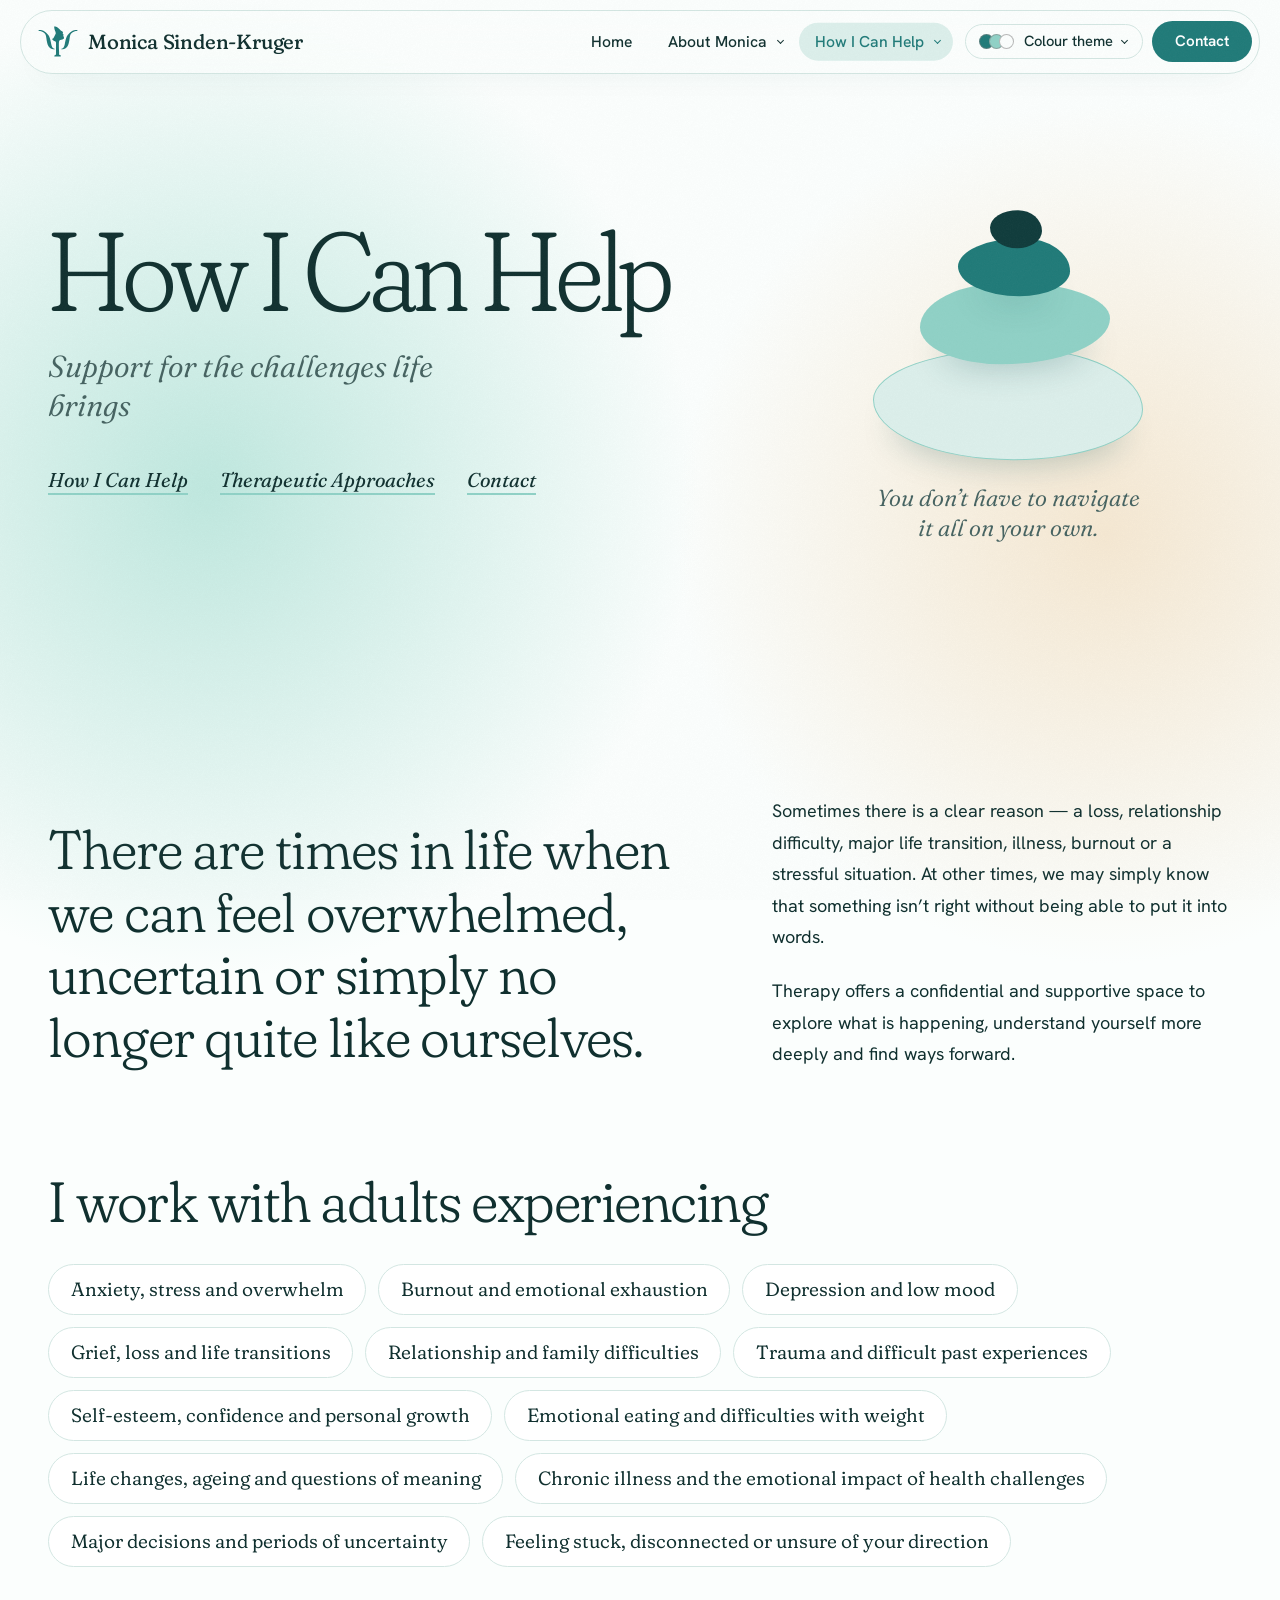
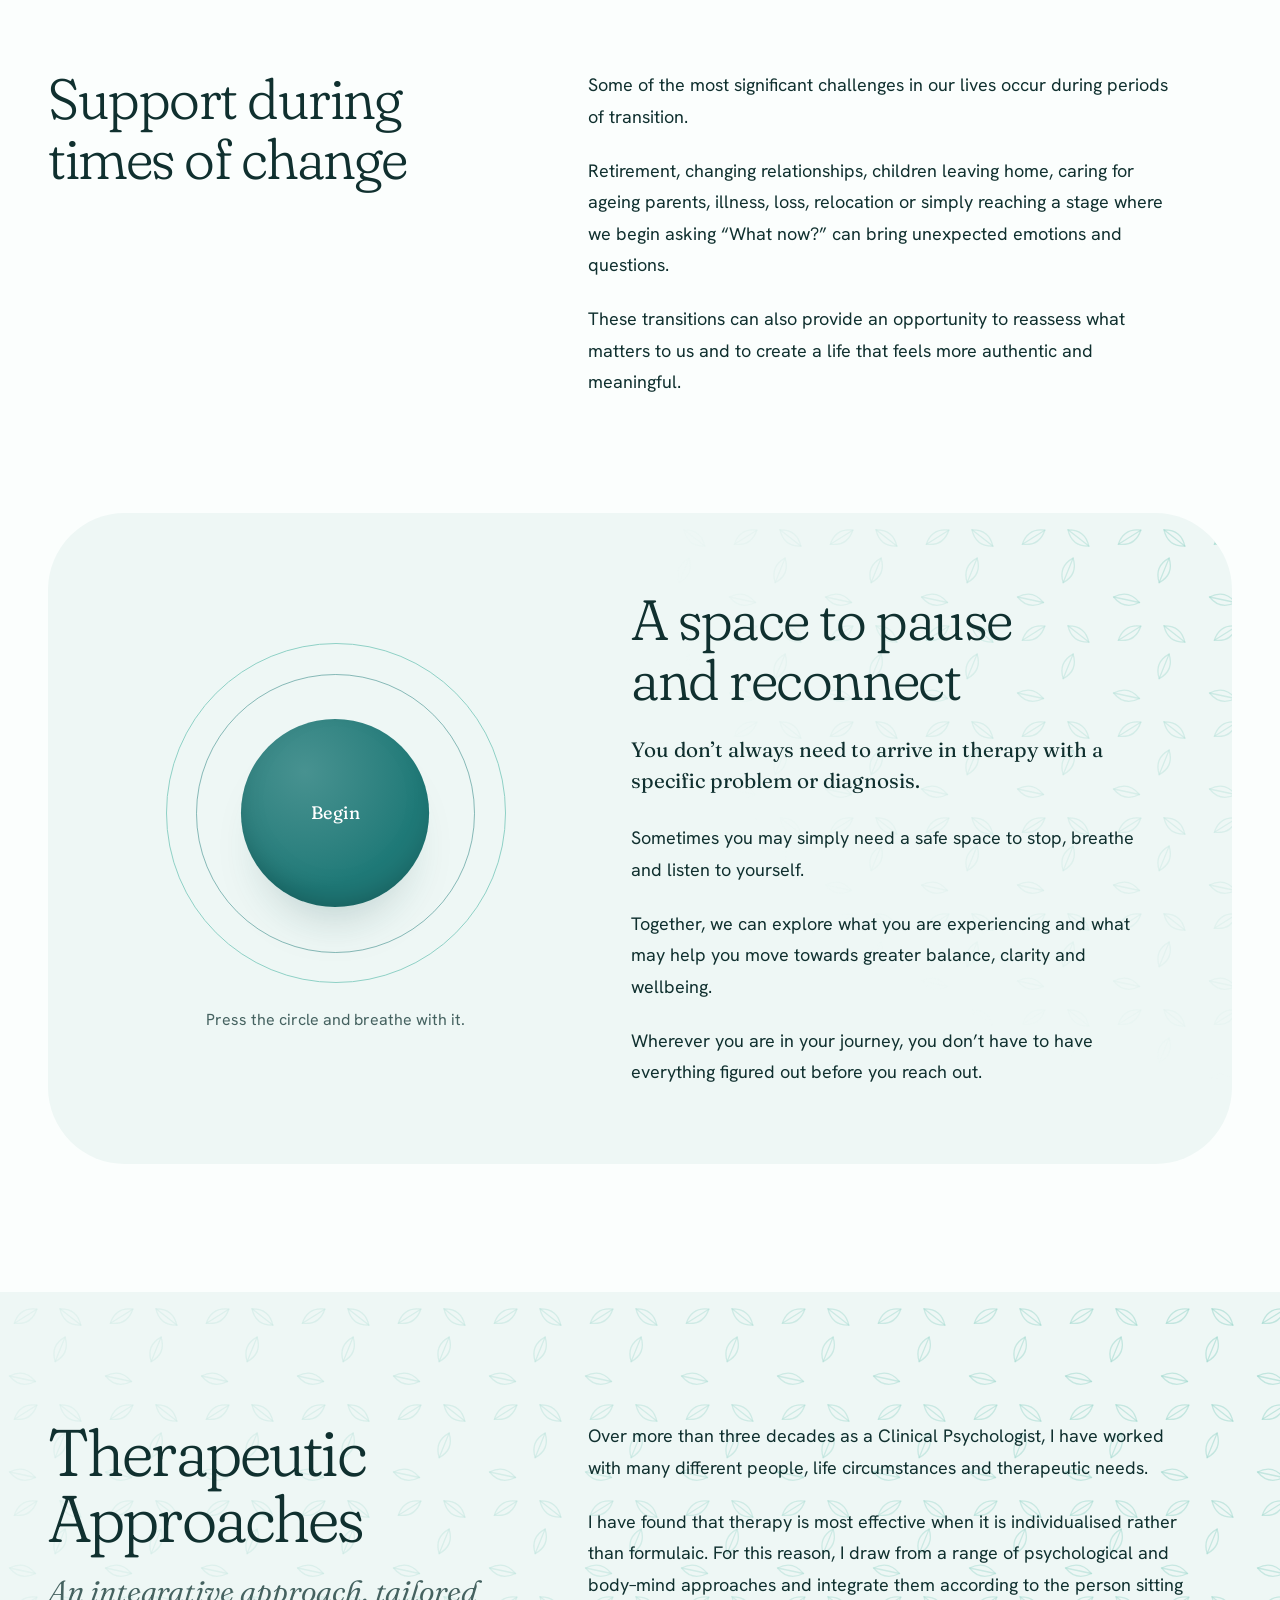
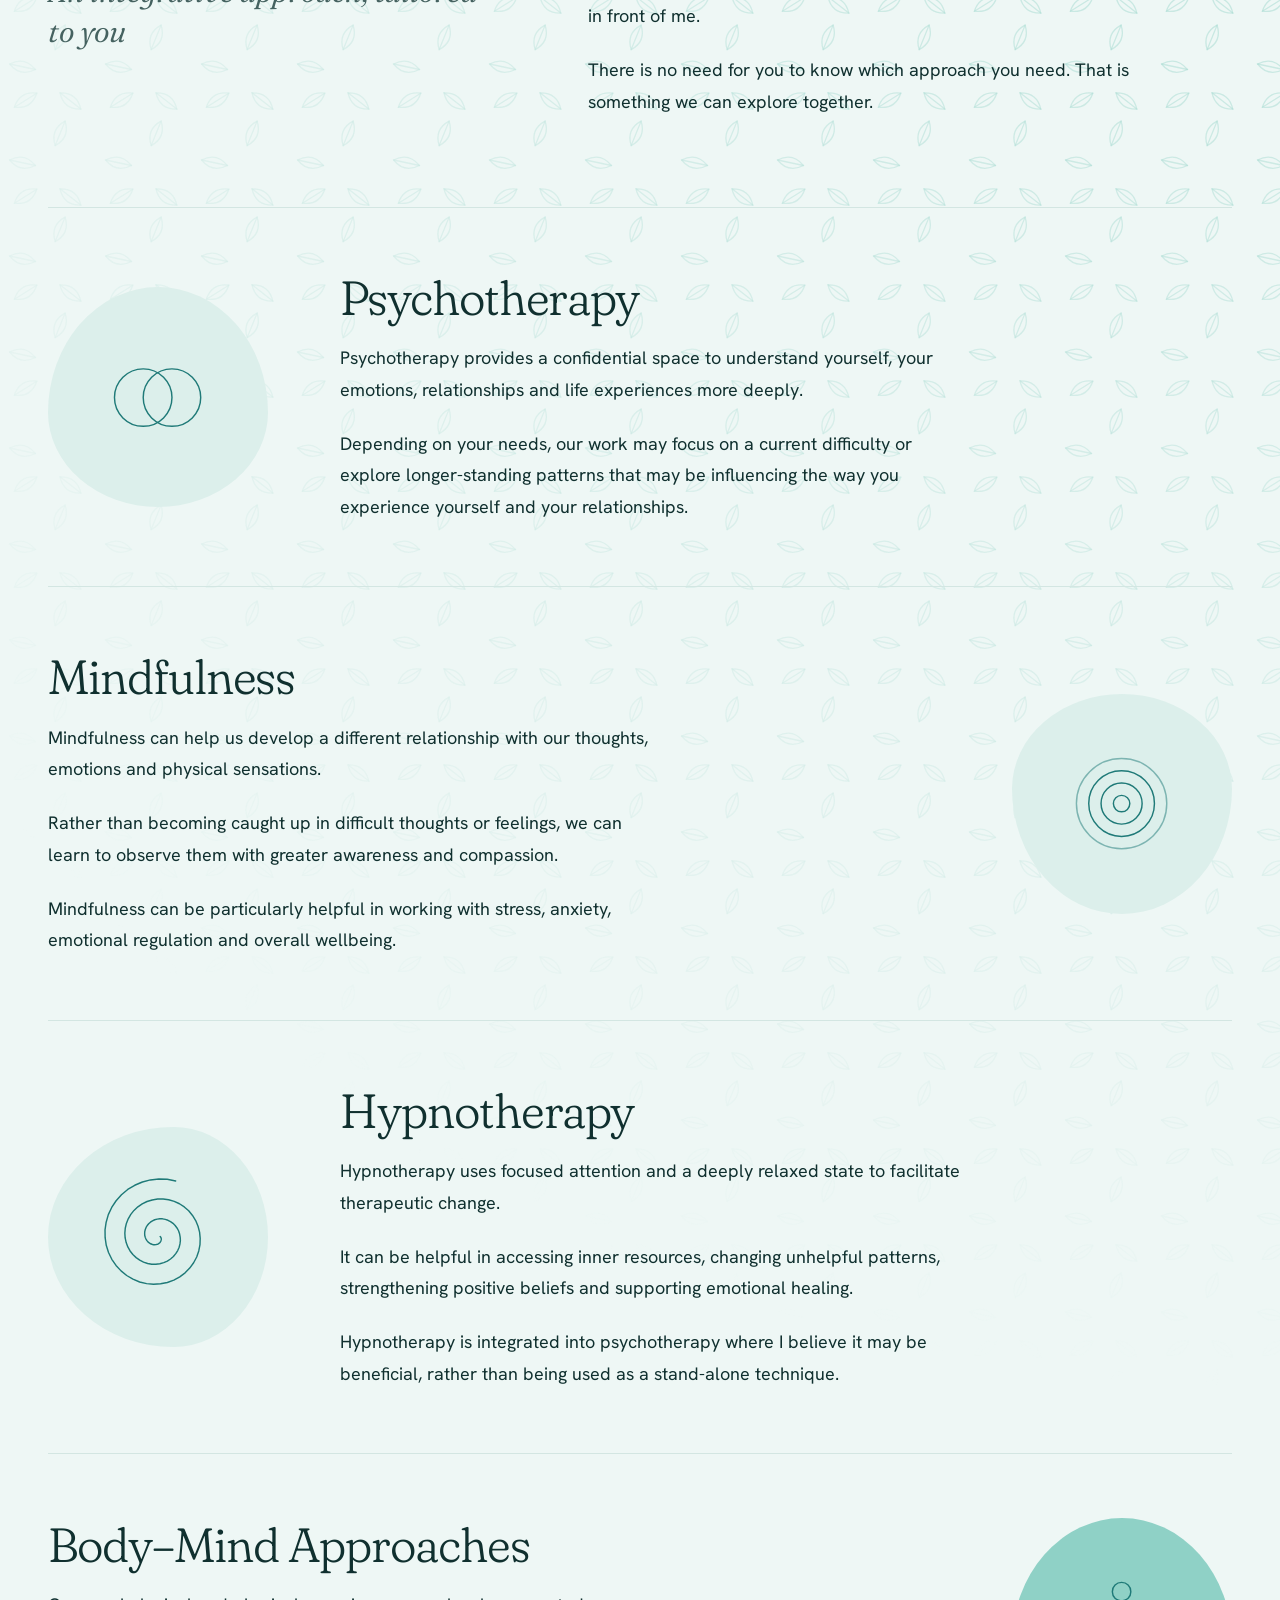
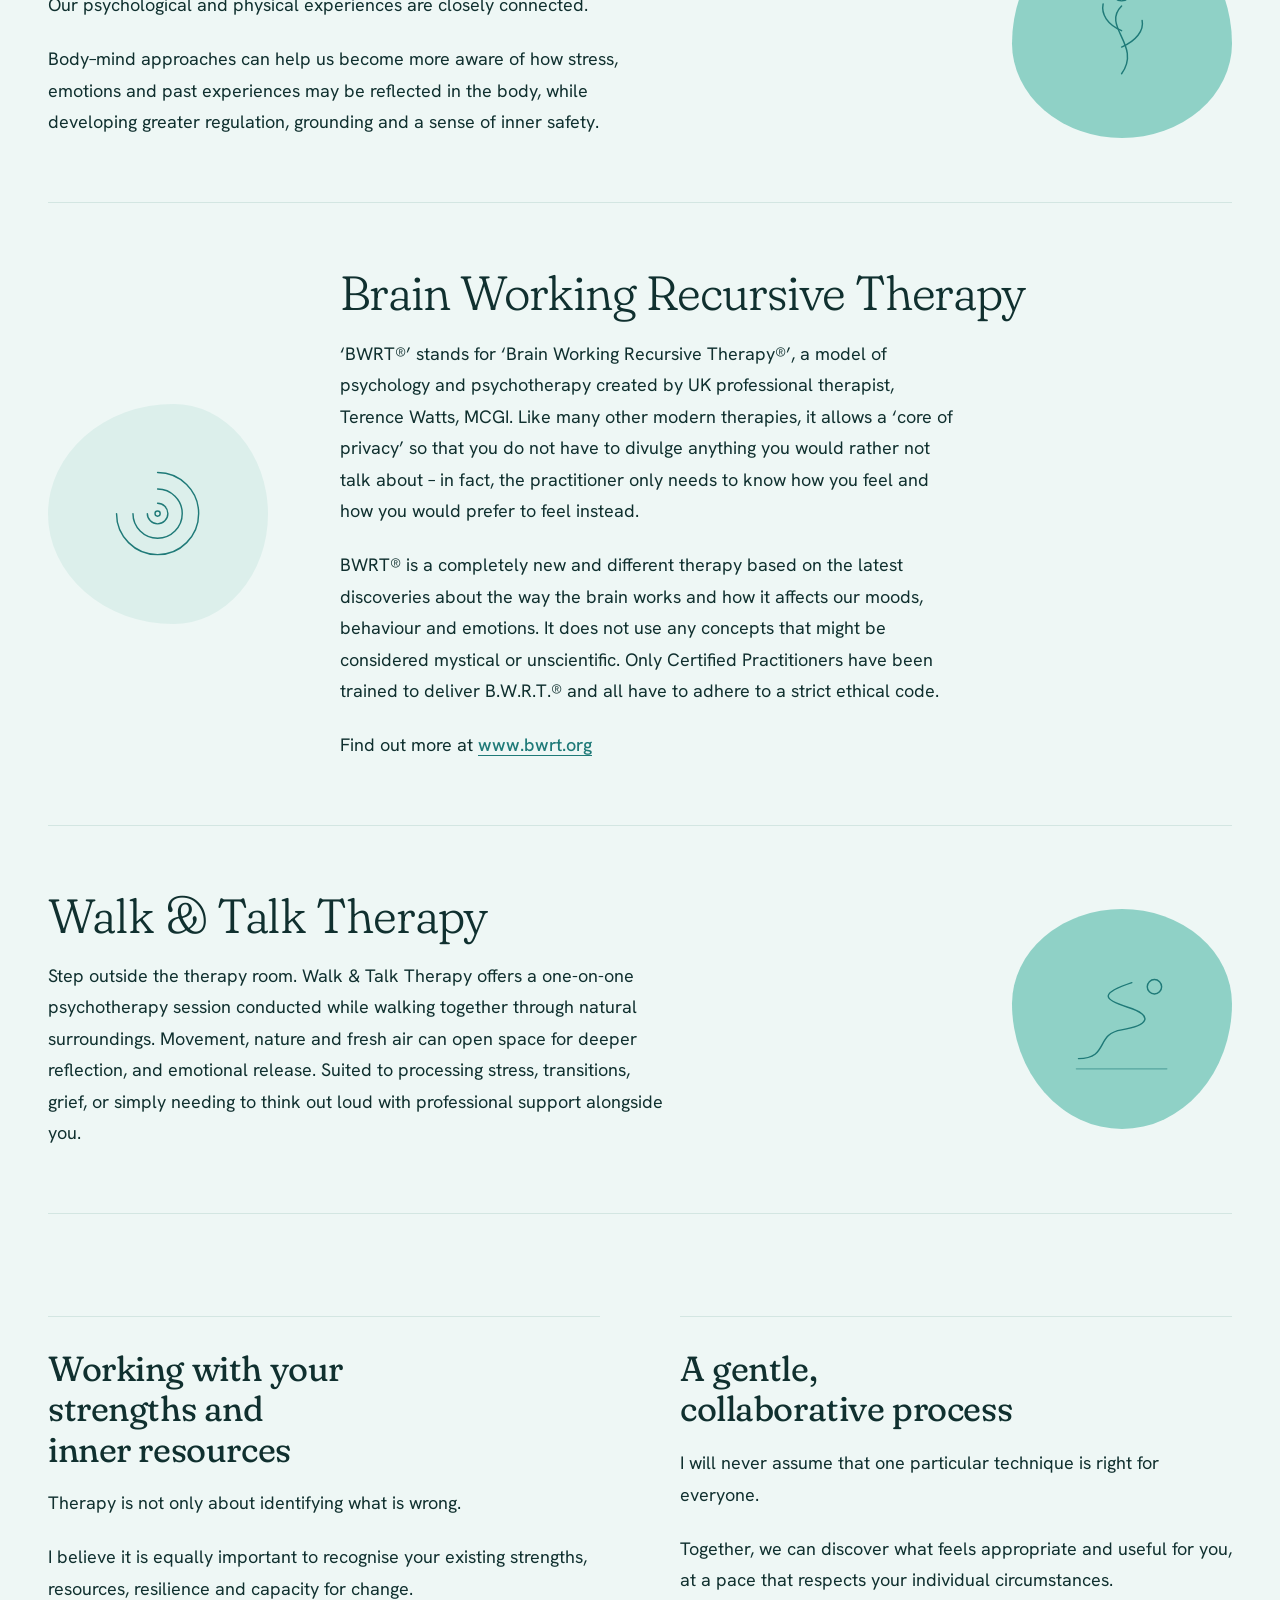
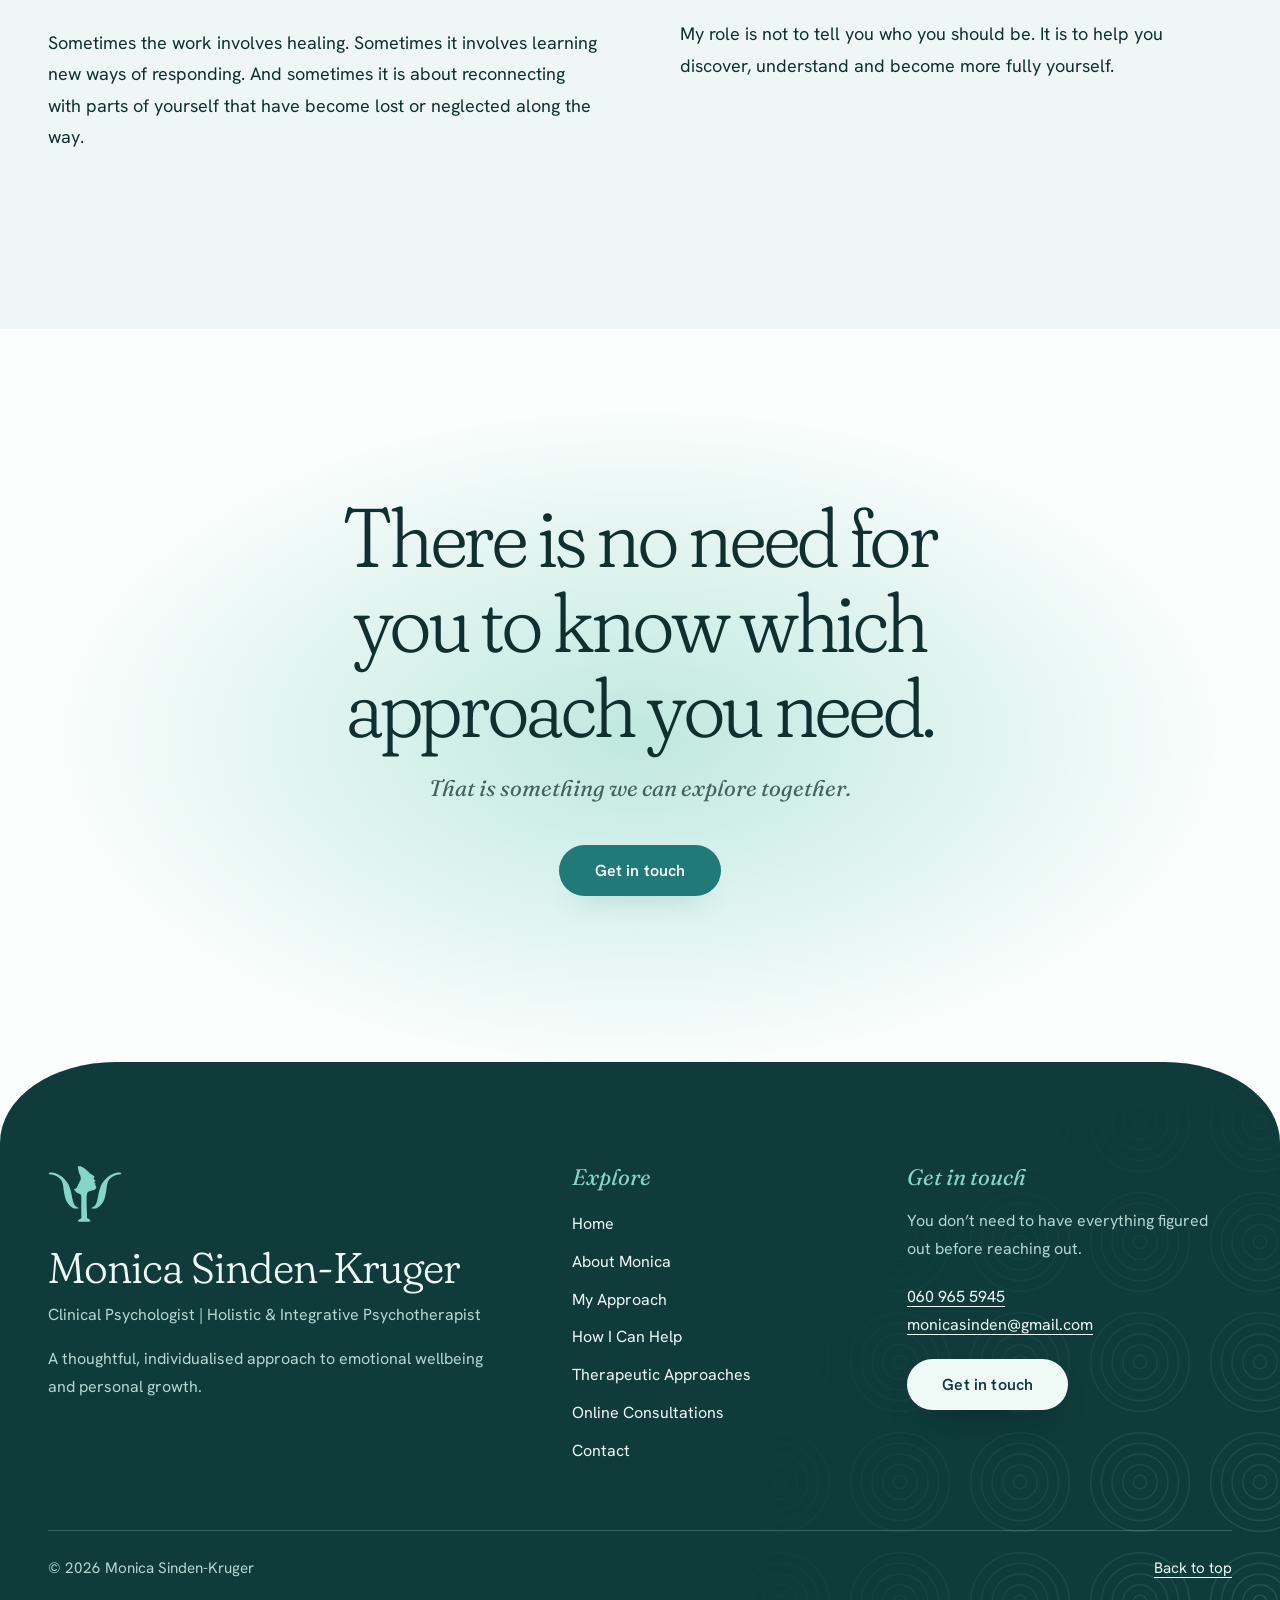
<file: help.html>
<!doctype html>
<html lang="en-ZA" data-theme="1">
<head>
<meta charset="utf-8">
<meta name="viewport" content="width=device-width, initial-scale=1">
<title>Therapy &amp; Support: How I Can Help | Monica Sinden-Kruger</title>
<meta name="description" content="Support for anxiety, stress, grief and life transitions. Explore psychotherapy, mindfulness, hypnotherapy, body–mind approaches, BWRT® and Walk &amp; Talk Therapy.">
<link rel="canonical" href="https://monicasinden.co.za/help.html">
<meta name="robots" content="index, follow, max-image-preview:large">
<meta name="author" content="Monica Sinden-Kruger">
<meta name="theme-color" content="#fbfefd">

<meta property="og:type" content="website">
<meta property="og:site_name" content="Monica Sinden-Kruger">
<meta property="og:locale" content="en_ZA">
<meta property="og:title" content="Therapy &amp; Support: How I Can Help | Monica Sinden-Kruger">
<meta property="og:description" content="Support for anxiety, stress, grief and life transitions. Explore psychotherapy, mindfulness, hypnotherapy, body–mind approaches, BWRT® and Walk &amp; Talk Therapy.">
<meta property="og:url" content="https://monicasinden.co.za/help.html">
<meta property="og:image" content="https://monicasinden.co.za/images/og-image.jpg">
<meta property="og:image:width" content="1200">
<meta property="og:image:height" content="630">
<meta property="og:image:alt" content="Monica Sinden-Kruger, Clinical Psychologist and Holistic &amp; Integrative Psychotherapist">
<meta name="twitter:card" content="summary_large_image">
<meta name="twitter:title" content="Therapy &amp; Support: How I Can Help | Monica Sinden-Kruger">
<meta name="twitter:description" content="Support for anxiety, stress, grief and life transitions. Explore psychotherapy, mindfulness, hypnotherapy, body–mind approaches, BWRT® and Walk &amp; Talk Therapy.">
<meta name="twitter:image" content="https://monicasinden.co.za/images/og-image.jpg">

<script type="application/ld+json">
{
 "@context": "https://schema.org",
 "@graph": [
  {
   "@type": "Person",
   "@id": "https://monicasinden.co.za/#monica",
   "name": "Monica Sinden-Kruger",
   "jobTitle": "Clinical Psychologist | Holistic & Integrative Psychotherapist",
   "description": "Clinical Psychologist and Holistic & Integrative Psychotherapist offering a thoughtful, individualised approach to emotional wellbeing and personal growth.",
   "url": "https://monicasinden.co.za/",
   "image": "https://monicasinden.co.za/images/monica.jpg",
   "email": [
    "monicasinden@gmail.com",
    "monica@who.net"
   ],
   "telephone": "+27609655945",
   "address": {
    "@type": "PostalAddress",
    "postOfficeBoxNumber": "34200",
    "addressLocality": "Erasmia",
    "postalCode": "0023",
    "addressCountry": "ZA"
   },
   "areaServed": "Centurion, South Africa",
   "knowsLanguage": [
    "en",
    "af"
   ],
   "hasCredential": "MSc Clinical Psychology",
   "knowsAbout": [
    "Psychotherapy",
    "Mindfulness",
    "Hypnotherapy",
    "Body-mind approaches",
    "Brain Working Recursive Therapy (BWRT)",
    "Walk and Talk Therapy"
   ]
  },
  {
   "@type": "WebSite",
   "@id": "https://monicasinden.co.za/#website",
   "url": "https://monicasinden.co.za/",
   "name": "Monica Sinden-Kruger",
   "inLanguage": "en-ZA",
   "publisher": {
    "@id": "https://monicasinden.co.za/#monica"
   }
  },
  {
   "@type": "WebPage",
   "@id": "https://monicasinden.co.za/help.html#webpage",
   "url": "https://monicasinden.co.za/help.html",
   "name": "Therapy & Support: How I Can Help | Monica Sinden-Kruger",
   "description": "Support for anxiety, stress, grief and life transitions. Explore psychotherapy, mindfulness, hypnotherapy, body–mind approaches, BWRT® and Walk & Talk Therapy.",
   "isPartOf": {
    "@id": "https://monicasinden.co.za/#website"
   },
   "about": {
    "@id": "https://monicasinden.co.za/#monica"
   },
   "primaryImageOfPage": {
    "@type": "ImageObject",
    "url": "https://monicasinden.co.za/images/og-image.jpg"
   },
   "inLanguage": "en-ZA",
   "breadcrumb": {
    "@id": "https://monicasinden.co.za/help.html#breadcrumb"
   }
  },
  {
   "@type": "BreadcrumbList",
   "itemListElement": [
    {
     "@type": "ListItem",
     "position": 1,
     "name": "Home",
     "item": "https://monicasinden.co.za/"
    },
    {
     "@type": "ListItem",
     "position": 2,
     "name": "How I Can Help",
     "item": "https://monicasinden.co.za/help.html"
    }
   ],
   "@id": "https://monicasinden.co.za/help.html#breadcrumb"
  }
 ]
}
</script>

<!-- Re-applies the visitor's saved colour theme before first paint -->
<script src="js/theme-init.js"></script>

<link rel="icon" href="images/logo.svg" type="image/svg+xml">
<link rel="icon" href="images/icon-192.png" sizes="192x192" type="image/png">
<link rel="apple-touch-icon" href="images/apple-touch-icon.png">
<link rel="manifest" href="site.webmanifest">
<link rel="stylesheet" href="css/styles.css">
</head>

<body>
<a class="skip-link" href="#main">Skip to content</a>

<header class="site-header">
  <div class="bar">
    <span class="bar-progress" aria-hidden="true"></span>
    <a class="brand" href="index.html">
      <svg class="brand-mark" viewBox="10 20 912 710" aria-hidden="true" focusable="false"><path d="M20.0 121.0C20.3 117.8 21.3 114.5 30.0 113.0C38.7 111.5 57.3 110.2 72.0 112.0C86.7 113.8 102.5 117.7 118.0 124.0C133.5 130.3 149.3 139.0 165.0 150.0C180.7 161.0 197.5 175.0 212.0 190.0C226.5 205.0 240.7 221.7 252.0 240.0C263.3 258.3 272.3 278.3 280.0 300.0C287.7 321.7 293.0 348.3 298.0 370.0C303.0 391.7 305.5 410.8 310.0 430.0C314.5 449.2 318.7 469.7 325.0 485.0C331.3 500.3 338.2 512.3 348.0 522.0C357.8 531.7 376.7 538.2 384.0 543.0C391.3 547.8 397.3 549.0 392.0 551.0C386.7 553.0 365.3 556.3 352.0 555.0C338.7 553.7 325.3 550.2 312.0 543.0C298.7 535.8 283.7 524.2 272.0 512.0C260.3 499.8 250.3 485.2 242.0 470.0C233.7 454.8 227.8 440.8 222.0 421.0C216.2 401.2 211.2 374.2 207.0 351.0C202.8 327.8 201.2 303.5 197.0 282.0C192.8 260.5 189.5 238.8 182.0 222.0C174.5 205.2 165.0 192.8 152.0 181.0C139.0 169.2 119.7 158.5 104.0 151.0C88.3 143.5 70.7 139.2 58.0 136.0C45.3 132.8 34.3 134.5 28.0 132.0C21.7 129.5 19.7 124.2 20.0 121.0ZM912.0 121.0C911.7 117.8 910.7 114.5 902.0 113.0C893.3 111.5 874.7 110.2 860.0 112.0C845.3 113.8 829.5 117.7 814.0 124.0C798.5 130.3 782.7 139.0 767.0 150.0C751.3 161.0 734.5 175.0 720.0 190.0C705.5 205.0 691.3 221.7 680.0 240.0C668.7 258.3 659.7 278.3 652.0 300.0C644.3 321.7 639.0 348.3 634.0 370.0C629.0 391.7 626.5 410.8 622.0 430.0C617.5 449.2 613.3 469.7 607.0 485.0C600.7 500.3 593.8 512.3 584.0 522.0C574.2 531.7 555.3 538.2 548.0 543.0C540.7 547.8 534.7 549.0 540.0 551.0C545.3 553.0 566.7 556.3 580.0 555.0C593.3 553.7 606.7 550.2 620.0 543.0C633.3 535.8 648.3 524.2 660.0 512.0C671.7 499.8 681.7 485.2 690.0 470.0C698.3 454.8 704.2 440.8 710.0 421.0C715.8 401.2 720.8 374.2 725.0 351.0C729.2 327.8 730.8 303.5 735.0 282.0C739.2 260.5 742.5 238.8 750.0 222.0C757.5 205.2 767.0 192.8 780.0 181.0C793.0 169.2 812.3 158.5 828.0 151.0C843.7 143.5 861.3 139.2 874.0 136.0C886.7 132.8 897.7 134.5 904.0 132.0C910.3 129.5 912.3 124.2 912.0 121.0ZM376.0 34.0C392.3 35.3 409.3 32.7 425.0 38.0C440.7 43.3 456.2 55.7 470.0 66.0C483.8 76.3 497.0 89.7 508.0 100.0C519.0 110.3 527.3 121.0 536.0 128.0C544.7 135.0 552.0 136.3 560.0 142.0C568.0 147.7 576.0 155.3 584.0 162.0C580.0 169.3 572.7 178.3 572.0 184.0C571.3 189.7 577.3 192.0 580.0 196.0C586.0 202.7 592.0 209.3 598.0 216.0C592.0 221.3 579.7 226.7 580.0 232.0C580.3 237.3 593.3 242.7 600.0 248.0C596.7 252.7 589.0 255.0 590.0 262.0C591.0 269.0 606.3 280.7 606.0 290.0C605.7 299.3 599.0 310.3 588.0 318.0C577.0 325.7 554.7 330.3 540.0 336.0C525.3 341.7 508.3 344.7 500.0 352.0C491.7 359.3 492.3 367.0 490.0 380.0C487.7 393.0 486.3 400.0 486.0 430.0C485.7 460.0 487.0 525.0 488.0 560.0C489.0 595.0 491.3 621.3 492.0 640.0C492.7 658.7 487.0 664.0 492.0 672.0C497.0 680.0 515.3 681.7 522.0 688.0C528.7 694.3 535.7 705.3 532.0 710.0C528.3 714.7 512.8 715.0 500.0 716.0C487.2 717.0 473.0 716.0 455.0 716.0C437.0 716.0 404.5 718.7 392.0 716.0C379.5 713.3 375.3 707.7 380.0 700.0C384.7 692.3 413.3 680.0 420.0 670.0C426.7 660.0 420.0 658.3 420.0 640.0C420.0 621.7 420.0 596.7 420.0 560.0C420.0 523.3 420.7 449.0 420.0 420.0C419.3 391.0 420.0 394.0 416.0 386.0C412.0 378.0 405.3 377.7 396.0 372.0C386.7 366.3 371.3 360.7 360.0 352.0C348.7 343.3 338.7 330.7 328.0 320.0C336.0 315.3 344.0 310.7 352.0 306.0C358.7 300.7 369.7 294.7 372.0 290.0C374.3 285.3 368.0 282.0 366.0 278.0C372.0 274.7 378.0 271.3 384.0 268.0C382.7 263.3 378.7 257.7 380.0 254.0C381.3 250.3 388.0 248.7 392.0 246.0C394.7 237.3 396.3 228.3 400.0 220.0C403.7 211.7 412.7 207.7 414.0 196.0C415.3 184.3 412.3 166.0 408.0 150.0C403.7 134.0 393.3 119.3 388.0 100.0C382.7 80.7 380.0 56.0 376.0 34.0Z"/></svg>
      <span class="brand-name">Monica Sinden-Kruger</span>
    </a>

    <button class="nav-toggle" type="button" aria-expanded="false" aria-controls="site-nav">
      <span class="nav-toggle-text">Menu</span>
      <span class="nav-icon" aria-hidden="true"></span>
    </button>

    <nav class="site-nav" id="site-nav" aria-label="Main">
      <ul class="nav-list">
        <li><a class="nav-link" href="index.html" data-spy="home">Home</a></li>
        <li class="has-sub">
          <a class="nav-link" href="index.html#about" data-spy="about approach">About Monica</a>
          <ul class="sub">
            <li class="sub-desktop"><a class="sub-link" href="index.html#about">About Monica</a></li>
            <li><a class="sub-link" href="index.html#approach">My Approach</a></li>
          </ul>
        </li>
        <li class="has-sub">
          <a class="nav-link" href="help.html" aria-current="page">How I Can Help</a>
          <ul class="sub">
            <li class="sub-desktop"><a class="sub-link" href="help.html#help">How I Can Help</a></li>
            <li><a class="sub-link" href="help.html#therapies">Therapeutic Approaches</a></li>
          </ul>
        </li>
        <li class="nav-item-theme theme-menu" data-theme-menu>
          <button class="theme-toggle" type="button" aria-expanded="false" aria-controls="theme-panel" aria-label="Colour theme">
            <span class="swatch swatch-now" aria-hidden="true"><i></i><i></i><i></i></span>
            <span class="theme-toggle-text" aria-hidden="true">Colour theme</span>
            <span class="theme-chev" aria-hidden="true"></span>
          </button>
          <div class="theme-panel" id="theme-panel" role="group" aria-labelledby="theme-title">
          <p class="theme-panel-title" id="theme-title">Colour theme</p>
          <button class="theme-btn" type="button" data-theme-id="1" aria-pressed="true">
            <span class="swatch" aria-hidden="true"><i style="--c:#1f7a78"></i><i style="--c:#8fd1c6"></i><i style="--c:#fbfefd"></i></span>
            <span class="theme-label">Teal, Seafoam, White</span>
          </button>
          <button class="theme-btn" type="button" data-theme-id="2" aria-pressed="false">
            <span class="swatch" aria-hidden="true"><i style="--c:#3fb0a6"></i><i style="--c:#7fdccf"></i><i style="--c:#060f10"></i></span>
            <span class="theme-label">Teal, Seafoam, Midnight</span>
          </button>
          <button class="theme-btn" type="button" data-theme-id="3" aria-pressed="false">
            <span class="swatch" aria-hidden="true"><i style="--c:#a8472b"></i><i style="--c:#e9b79a"></i><i style="--c:#fffdf9"></i></span>
            <span class="theme-label">Terracotta, Sand, Cream</span>
          </button>
          <button class="theme-btn" type="button" data-theme-id="4" aria-pressed="false">
            <span class="swatch" aria-hidden="true"><i style="--c:#d9708c"></i><i style="--c:#2a2f7a"></i><i style="--c:#0b0b1a"></i></span>
            <span class="theme-label">Rose, Indigo, Dusk</span>
          </button>
          <button class="theme-btn" type="button" data-theme-id="5" aria-pressed="false">
            <span class="swatch" aria-hidden="true"><i style="--c:#5b3fa0"></i><i style="--c:#b9a6e8"></i><i style="--c:#fdfcff"></i></span>
            <span class="theme-label">Lavender, Lilac, White</span>
          </button>
          <button class="theme-btn" type="button" data-theme-id="6" aria-pressed="false">
            <span class="swatch" aria-hidden="true"><i style="--c:#e0a23a"></i><i style="--c:#7a3f86"></i><i style="--c:#0d0a14"></i></span>
            <span class="theme-label">Gold, Plum, Night</span>
          </button>
          </div>
        </li>

        <li class="nav-item-cta"><a class="btn btn-small btn-block" href="contact.html">Contact</a></li>
      </ul>
    </nav>
  </div>
</header>

<main id="main">

  <!-- PAGE HEADER -->
  <section class="page-hero" aria-labelledby="page-title">
    <span class="glow glow-a" aria-hidden="true"></span>
    <span class="glow glow-b" aria-hidden="true"></span>

    <div class="wrap page-hero-grid">
      <div>
        <h1 class="page-title display" id="page-title"><span class="ln"><span>How I Can Help</span></span></h1>
        <p class="subhead reveal" style="--i:1">Support for the challenges life brings</p>
        <ul class="text-links reveal" style="--i:2">
          <li><a href="#help">How I Can Help</a></li>
          <li><a href="#therapies">Therapeutic Approaches</a></li>
          <li><a href="contact.html">Contact</a></li>
        </ul>
      </div>

      <div class="cairn reveal" style="--i:2" aria-hidden="true">
        <div class="cairn-stones"><i></i><i></i><i></i><i></i></div>
        <p class="cairn-line">You don’t have to navigate it all on your own.</p>
      </div>
    </div>
  </section>

  <!-- HOW I CAN HELP -->
  <section class="section" id="help" aria-label="How I Can Help">
    <div class="wrap">
      <div class="help-intro">
        <p class="big">There are times in life when we can feel overwhelmed, uncertain or simply no longer quite like ourselves.</p>
        <div class="prose">
          <p>Sometimes there is a clear reason — a loss, relationship difficulty, major life transition, illness, burnout or a stressful situation. At other times, we may simply know that something isn’t right without being able to put it into words.</p>
          <p>Therapy offers a confidential and supportive space to explore what is happening, understand yourself more deeply and find ways forward.</p>
        </div>
      </div>

      <div class="concerns">
        <h2 class="h2">I work with adults experiencing</h2>
        <ul class="chips">
          <li>Anxiety, stress and overwhelm</li>
          <li>Burnout and emotional exhaustion</li>
          <li>Depression and low mood</li>
          <li>Grief, loss and life transitions</li>
          <li>Relationship and family difficulties</li>
          <li>Trauma and difficult past experiences</li>
          <li>Self-esteem, confidence and personal growth</li>
          <li>Emotional eating and difficulties with weight</li>
          <li>Life changes, ageing and questions of meaning</li>
          <li>Chronic illness and the emotional impact of health challenges</li>
          <li>Major decisions and periods of uncertainty</li>
          <li>Feeling stuck, disconnected or unsure of your direction</li>
        </ul>
      </div>

      <div class="change split">
        <div class="sticky-head">
          <h2 class="h2">Support during times of change</h2>
        </div>
        <div class="prose">
          <p>Some of the most significant challenges in our lives occur during periods of transition.</p>
          <p>Retirement, changing relationships, children leaving home, caring for ageing parents, illness, loss, relocation or simply reaching a stage where we begin asking “What now?” can bring unexpected emotions and questions.</p>
          <p>These transitions can also provide an opportunity to reassess what matters to us and to create a life that feels more authentic and meaningful.</p>
        </div>
      </div>

      <div class="pause">
        <div class="pat pat-leaves fade-tr" aria-hidden="true"></div>
        <div class="pause-grid">
          <div class="breathe" data-breathe>
            <div class="breathe-stage">
              <span class="breathe-ring" aria-hidden="true"></span>
              <span class="breathe-ring" aria-hidden="true"></span>
              <button class="breathe-orb" type="button" aria-pressed="false" aria-label="Guided breathing"><span aria-hidden="true">Begin</span></button>
            </div>
            <p class="breathe-hint" aria-live="polite">Press the circle and breathe with it.</p>
          </div>
          <div>
            <h2 class="h2">A space to pause and reconnect</h2>
            <div class="prose">
              <p>You don’t always need to arrive in therapy with a specific problem or diagnosis.</p>
              <p>Sometimes you may simply need a safe space to stop, breathe and listen to yourself.</p>
              <p>Together, we can explore what you are experiencing and what may help you move towards greater balance, clarity and wellbeing.</p>
              <p>Wherever you are in your journey, you don’t have to have everything figured out before you reach out.</p>
            </div>
          </div>
        </div>
      </div>
    </div>
  </section>

  <!-- THERAPEUTIC APPROACHES -->
  <section class="section section-soft" id="therapies" aria-labelledby="therapies-title">
    <div class="pat pat-leaves fade-tr" aria-hidden="true"></div>
    <div class="wrap">
      <div class="split">
        <div class="sticky-head">
          <h2 class="title display" id="therapies-title">Therapeutic Approaches</h2>
          <p class="subhead">An integrative approach, tailored to you</p>
        </div>
        <div class="prose">
          <p>Over more than three decades as a Clinical Psychologist, I have worked with many different people, life circumstances and therapeutic needs.</p>
          <p>I have found that therapy is most effective when it is individualised rather than formulaic. For this reason, I draw from a range of psychological and body–mind approaches and integrate them according to the person sitting in front of me.</p>
          <p>There is no need for you to know which approach you need. That is something we can explore together.</p>
        </div>
      </div>

      <div class="modes">
        <article class="mode">
          <div class="glyph" aria-hidden="true"><svg viewBox="0 0 120 120" fill="none" stroke="currentColor" stroke-width="1.4" stroke-linecap="round" stroke-linejoin="round" aria-hidden="true" focusable="false"><circle cx="46" cy="60" r="28"/><circle cx="74" cy="60" r="28"/></svg></div>
          <div>
            <h3 class="h3">Psychotherapy</h3>
            <p>Psychotherapy provides a confidential space to understand yourself, your emotions, relationships and life experiences more deeply.</p>
            <p>Depending on your needs, our work may focus on a current difficulty or explore longer-standing patterns that may be influencing the way you experience yourself and your relationships.</p>
          </div>
        </article>

        <article class="mode">
          <div class="glyph" aria-hidden="true"><svg viewBox="0 0 120 120" fill="none" stroke="currentColor" stroke-width="1.4" stroke-linecap="round" stroke-linejoin="round" aria-hidden="true" focusable="false"><circle cx="60" cy="60" r="8"/><circle cx="60" cy="60" r="20"/><circle cx="60" cy="60" r="32"/><circle cx="60" cy="60" r="44" stroke-opacity=".5"/></svg></div>
          <div>
            <h3 class="h3">Mindfulness</h3>
            <p>Mindfulness can help us develop a different relationship with our thoughts, emotions and physical sensations.</p>
            <p>Rather than becoming caught up in difficult thoughts or feelings, we can learn to observe them with greater awareness and compassion.</p>
            <p>Mindfulness can be particularly helpful in working with stress, anxiety, emotional regulation and overall wellbeing.</p>
          </div>
        </article>

        <article class="mode">
          <div class="glyph" aria-hidden="true"><svg viewBox="0 0 120 120" fill="none" stroke="currentColor" stroke-width="1.4" stroke-linecap="round" stroke-linejoin="round" aria-hidden="true" focusable="false"><path d="M62.5 60.0 L62.9 60.4 L63.3 61.0 L63.5 61.6 L63.6 62.4 L63.5 63.2 L63.3 64.0 L62.9 64.9 L62.4 65.7 L61.6 66.4 L60.7 67.0 L59.7 67.5 L58.5 67.8 L57.2 67.9 L55.9 67.9 L54.5 67.5 L53.2 67.0 L51.9 66.2 L50.6 65.1 L49.6 63.9 L48.7 62.4 L48.0 60.8 L47.5 59.0 L47.4 57.0 L47.5 55.1 L48.0 53.1 L48.8 51.1 L49.9 49.2 L51.3 47.5 L53.0 46.0 L55.0 44.7 L57.2 43.6 L59.6 43.0 L62.2 42.6 L64.8 42.7 L67.5 43.2 L70.1 44.1 L72.6 45.4 L75.0 47.1 L77.1 49.2 L78.9 51.6 L80.4 54.3 L81.4 57.3 L82.0 60.5 L82.2 63.8 L81.8 67.1 L81.0 70.4 L79.6 73.6 L77.7 76.6 L75.4 79.4 L72.6 81.8 L69.5 83.9 L66.0 85.4 L62.2 86.5 L58.3 87.0 L54.3 86.9 L50.3 86.2 L46.3 84.9 L42.6 83.0 L39.1 80.5 L35.9 77.5 L33.2 74.0 L31.0 70.1 L29.4 65.8 L28.4 61.3 L28.1 56.7 L28.5 51.9 L29.6 47.2 L31.4 42.7 L33.9 38.4 L37.0 34.5 L40.8 31.0 L45.0 28.1 L49.7 25.8 L54.7 24.3 L60.0 23.4 L65.4 23.4 L70.8 24.1 L76.2 25.7 L81.3 28.0 L86.0 31.1 L90.3 34.9 L94.0 39.4 L97.1 44.4 L99.4 49.9 L100.9 55.7 L101.5 61.7 L101.3 67.9 L100.1 74.0 L98.1 79.9 L95.1 85.5 L91.3 90.7 L86.8 95.3 L81.6 99.2 L75.8 102.4 L69.5 104.7 L62.9 106.0 L56.1 106.4 L49.3 105.8 L42.5 104.2 L36.0 101.5 L29.9 97.9 L24.4 93.4 L19.5 88.1 L15.4 82.1 L12.2 75.5 L10.0 68.5 L8.9 61.1 L8.8 53.5 L9.9 46.0 L12.0 38.6 L15.3 31.6 L19.6 25.1 L24.8 19.2 L30.9 14.1 L37.7 10.0 L45.2 6.8 L53.0 4.8 L61.2 3.9 L69.4 4.2 L77.6 5.8"/></svg></div>
          <div>
            <h3 class="h3">Hypnotherapy</h3>
            <p>Hypnotherapy uses focused attention and a deeply relaxed state to facilitate therapeutic change.</p>
            <p>It can be helpful in accessing inner resources, changing unhelpful patterns, strengthening positive beliefs and supporting emotional healing.</p>
            <p>Hypnotherapy is integrated into psychotherapy where I believe it may be beneficial, rather than being used as a stand-alone technique.</p>
          </div>
        </article>

        <article class="mode">
          <div class="glyph" aria-hidden="true"><svg viewBox="0 0 120 120" fill="none" stroke="currentColor" stroke-width="1.4" stroke-linecap="round" stroke-linejoin="round" aria-hidden="true" focusable="false"><circle cx="60" cy="24" r="9"/><path d="M60 38C40 58 80 76 60 104"/><path d="M60 62C46 56 40 46 42 36"/><path d="M60 78C74 72 82 62 80 52"/></svg></div>
          <div>
            <h3 class="h3">Body–Mind Approaches</h3>
            <p>Our psychological and physical experiences are closely connected.</p>
            <p>Body–mind approaches can help us become more aware of how stress, emotions and past experiences may be reflected in the body, while developing greater regulation, grounding and a sense of inner safety.</p>
          </div>
        </article>

        <article class="mode">
          <div class="glyph" aria-hidden="true"><svg viewBox="0 0 120 120" fill="none" stroke="currentColor" stroke-width="1.4" stroke-linecap="round" stroke-linejoin="round" aria-hidden="true" focusable="false"><path d="M60 20a40 40 0 1 1-40 40"/><path d="M60 36a24 24 0 1 1-24 24"/><path d="M60 50a10 10 0 1 1-10 10"/><circle cx="60" cy="60" r="2.5"/></svg></div>
          <div>
            <h3 class="h3">Brain Working Recursive Therapy</h3>
            <p>‘BWRT®’ stands for ‘Brain Working Recursive Therapy®’, a model of psychology and psychotherapy created by UK professional therapist, Terence Watts, MCGI. Like many other modern therapies, it allows a ‘core of privacy’ so that you do not have to divulge anything you would rather not talk about – in fact, the practitioner only needs to know how you feel and how you would prefer to feel instead.</p>
            <p>BWRT® is a completely new and different therapy based on the latest discoveries about the way the brain works and how it affects our moods, behaviour and emotions. It does not use any concepts that might be considered mystical or unscientific. Only Certified Practitioners have been trained to deliver B.W.R.T.® and all have to adhere to a strict ethical code.</p>
            <p>Find out more at <a href="http://www.bwrt.org" target="_blank" rel="noopener">www.bwrt.org</a></p>
          </div>
        </article>

        <article class="mode">
          <div class="glyph" aria-hidden="true"><svg viewBox="0 0 120 120" fill="none" stroke="currentColor" stroke-width="1.4" stroke-linecap="round" stroke-linejoin="round" aria-hidden="true" focusable="false"><path d="M18 98C48 98 34 74 60 70S92 56 66 48 40 34 70 24"/><circle cx="92" cy="28" r="7"/><path d="M16 108h88" stroke-opacity=".5"/></svg></div>
          <div>
            <h3 class="h3">Walk &amp; Talk Therapy</h3>
            <p>Step outside the therapy room. Walk &amp; Talk Therapy offers a one-on-one psychotherapy session conducted while walking together through natural surroundings. Movement, nature and fresh air can open space for deeper reflection, and emotional release. Suited to processing stress, transitions, grief, or simply needing to think out loud with professional support alongside you.</p>
          </div>
        </article>
      </div>

      <div class="pair">
        <article>
          <h3 class="h3">Working with your strengths and inner resources</h3>
          <p>Therapy is not only about identifying what is wrong.</p>
          <p>I believe it is equally important to recognise your existing strengths, resources, resilience and capacity for change.</p>
          <p>Sometimes the work involves healing. Sometimes it involves learning new ways of responding. And sometimes it is about reconnecting with parts of yourself that have become lost or neglected along the way.</p>
        </article>

        <article>
          <h3 class="h3">A gentle, collaborative process</h3>
          <p>I will never assume that one particular technique is right for everyone.</p>
          <p>Together, we can discover what feels appropriate and useful for you, at a pace that respects your individual circumstances.</p>
          <p>My role is not to tell you who you should be. It is to help you discover, understand and become more fully yourself.</p>
        </article>
      </div>
    </div>
  </section>

  <!-- NEXT STEP -->
  <section class="closing" aria-labelledby="closing-title">
    <div class="wrap">
      <h2 class="closing-title display" id="closing-title">There is no need for you to know which approach you need.</h2>
      <p class="closing-text">That is something we can explore together.</p>
      <a class="btn" href="contact.html">Get in touch</a>
    </div>
  </section>

</main>

<footer class="site-footer deep">
  <div class="pat pat-ripples-deep fade-br" aria-hidden="true"></div>
  <div class="wrap">
    <div class="footer-top">
      <div>
        <svg class="footer-mark" viewBox="10 20 912 710" aria-hidden="true" focusable="false"><path d="M20.0 121.0C20.3 117.8 21.3 114.5 30.0 113.0C38.7 111.5 57.3 110.2 72.0 112.0C86.7 113.8 102.5 117.7 118.0 124.0C133.5 130.3 149.3 139.0 165.0 150.0C180.7 161.0 197.5 175.0 212.0 190.0C226.5 205.0 240.7 221.7 252.0 240.0C263.3 258.3 272.3 278.3 280.0 300.0C287.7 321.7 293.0 348.3 298.0 370.0C303.0 391.7 305.5 410.8 310.0 430.0C314.5 449.2 318.7 469.7 325.0 485.0C331.3 500.3 338.2 512.3 348.0 522.0C357.8 531.7 376.7 538.2 384.0 543.0C391.3 547.8 397.3 549.0 392.0 551.0C386.7 553.0 365.3 556.3 352.0 555.0C338.7 553.7 325.3 550.2 312.0 543.0C298.7 535.8 283.7 524.2 272.0 512.0C260.3 499.8 250.3 485.2 242.0 470.0C233.7 454.8 227.8 440.8 222.0 421.0C216.2 401.2 211.2 374.2 207.0 351.0C202.8 327.8 201.2 303.5 197.0 282.0C192.8 260.5 189.5 238.8 182.0 222.0C174.5 205.2 165.0 192.8 152.0 181.0C139.0 169.2 119.7 158.5 104.0 151.0C88.3 143.5 70.7 139.2 58.0 136.0C45.3 132.8 34.3 134.5 28.0 132.0C21.7 129.5 19.7 124.2 20.0 121.0ZM912.0 121.0C911.7 117.8 910.7 114.5 902.0 113.0C893.3 111.5 874.7 110.2 860.0 112.0C845.3 113.8 829.5 117.7 814.0 124.0C798.5 130.3 782.7 139.0 767.0 150.0C751.3 161.0 734.5 175.0 720.0 190.0C705.5 205.0 691.3 221.7 680.0 240.0C668.7 258.3 659.7 278.3 652.0 300.0C644.3 321.7 639.0 348.3 634.0 370.0C629.0 391.7 626.5 410.8 622.0 430.0C617.5 449.2 613.3 469.7 607.0 485.0C600.7 500.3 593.8 512.3 584.0 522.0C574.2 531.7 555.3 538.2 548.0 543.0C540.7 547.8 534.7 549.0 540.0 551.0C545.3 553.0 566.7 556.3 580.0 555.0C593.3 553.7 606.7 550.2 620.0 543.0C633.3 535.8 648.3 524.2 660.0 512.0C671.7 499.8 681.7 485.2 690.0 470.0C698.3 454.8 704.2 440.8 710.0 421.0C715.8 401.2 720.8 374.2 725.0 351.0C729.2 327.8 730.8 303.5 735.0 282.0C739.2 260.5 742.5 238.8 750.0 222.0C757.5 205.2 767.0 192.8 780.0 181.0C793.0 169.2 812.3 158.5 828.0 151.0C843.7 143.5 861.3 139.2 874.0 136.0C886.7 132.8 897.7 134.5 904.0 132.0C910.3 129.5 912.3 124.2 912.0 121.0ZM376.0 34.0C392.3 35.3 409.3 32.7 425.0 38.0C440.7 43.3 456.2 55.7 470.0 66.0C483.8 76.3 497.0 89.7 508.0 100.0C519.0 110.3 527.3 121.0 536.0 128.0C544.7 135.0 552.0 136.3 560.0 142.0C568.0 147.7 576.0 155.3 584.0 162.0C580.0 169.3 572.7 178.3 572.0 184.0C571.3 189.7 577.3 192.0 580.0 196.0C586.0 202.7 592.0 209.3 598.0 216.0C592.0 221.3 579.7 226.7 580.0 232.0C580.3 237.3 593.3 242.7 600.0 248.0C596.7 252.7 589.0 255.0 590.0 262.0C591.0 269.0 606.3 280.7 606.0 290.0C605.7 299.3 599.0 310.3 588.0 318.0C577.0 325.7 554.7 330.3 540.0 336.0C525.3 341.7 508.3 344.7 500.0 352.0C491.7 359.3 492.3 367.0 490.0 380.0C487.7 393.0 486.3 400.0 486.0 430.0C485.7 460.0 487.0 525.0 488.0 560.0C489.0 595.0 491.3 621.3 492.0 640.0C492.7 658.7 487.0 664.0 492.0 672.0C497.0 680.0 515.3 681.7 522.0 688.0C528.7 694.3 535.7 705.3 532.0 710.0C528.3 714.7 512.8 715.0 500.0 716.0C487.2 717.0 473.0 716.0 455.0 716.0C437.0 716.0 404.5 718.7 392.0 716.0C379.5 713.3 375.3 707.7 380.0 700.0C384.7 692.3 413.3 680.0 420.0 670.0C426.7 660.0 420.0 658.3 420.0 640.0C420.0 621.7 420.0 596.7 420.0 560.0C420.0 523.3 420.7 449.0 420.0 420.0C419.3 391.0 420.0 394.0 416.0 386.0C412.0 378.0 405.3 377.7 396.0 372.0C386.7 366.3 371.3 360.7 360.0 352.0C348.7 343.3 338.7 330.7 328.0 320.0C336.0 315.3 344.0 310.7 352.0 306.0C358.7 300.7 369.7 294.7 372.0 290.0C374.3 285.3 368.0 282.0 366.0 278.0C372.0 274.7 378.0 271.3 384.0 268.0C382.7 263.3 378.7 257.7 380.0 254.0C381.3 250.3 388.0 248.7 392.0 246.0C394.7 237.3 396.3 228.3 400.0 220.0C403.7 211.7 412.7 207.7 414.0 196.0C415.3 184.3 412.3 166.0 408.0 150.0C403.7 134.0 393.3 119.3 388.0 100.0C382.7 80.7 380.0 56.0 376.0 34.0Z"/></svg>
        <p class="footer-name">Monica Sinden-Kruger</p>
        <p class="footer-role">Clinical Psychologist | Holistic &amp; Integrative Psychotherapist</p>
        <p class="footer-text">A thoughtful, individualised approach to emotional wellbeing and personal growth.</p>
      </div>

      <nav aria-label="Footer">
        <h2 class="footer-head">Explore</h2>
        <ul class="footer-links">
          <li><a href="index.html">Home</a></li>
          <li><a href="index.html#about">About Monica</a></li>
          <li><a href="index.html#approach">My Approach</a></li>
          <li><a href="help.html">How I Can Help</a></li>
          <li><a href="help.html#therapies">Therapeutic Approaches</a></li>
          <li><a href="contact.html#online">Online Consultations</a></li>
          <li><a href="contact.html">Contact</a></li>
        </ul>
      </nav>

      <div>
        <h2 class="footer-head">Get in touch</h2>
        <p class="footer-text">You don’t need to have everything figured out before reaching out.</p>
        <p class="footer-text footer-contact"><a href="tel:+27609655945">060 965 5945</a><br><a href="mailto:monicasinden@gmail.com">monicasinden@gmail.com</a></p>
        <a class="btn" href="contact.html">Get in touch</a>
      </div>
    </div>

    <div class="footer-bottom">
      <p>&copy; <span id="year">2026</span> Monica Sinden-Kruger</p>
      <p><a href="#main">Back to top</a></p>
    </div>
  </div>
</footer>

<script src="js/app.js"></script>
</body>
</html>
</file>
<file: css/styles.css>
/* ==========================================================================
   Monica Sinden-Kruger | shared stylesheet for all three pages

   1  Fonts + themes        5  Header + navigation    9   Home
   2  Patterns + texture    6  Buttons + links        10  How I Can Help
   3  Base + type           7  Page headers           11  Contact
   4  Colour theme bar      8  Shared pieces         12  Closing + footer + motion

   Concept: a quiet consulting room. Soft light that slowly breathes, smooth
   stones, one line-drawn sprig, and an evening-coloured band where the
   deeper work is described. Visitors choose one of four colour themes from
   the bar at the top; it is remembered (localStorage + cookie, key
   "msk-theme") and re-applied on every page and visit (js/theme-init.js).
   ========================================================================== */

@view-transition { navigation: auto; }
::view-transition-old(root), ::view-transition-new(root) { animation-duration: .5s; }

/* ------------------------------------------------------------------
   1. FONTS + THEMES
   Fonts are bundled in /fonts, so the site needs no outside services.
   1 Red, Pink, White      2 Red, Pink, Black
   3 Blue, Green, White    4 Blue, Green, Black
------------------------------------------------------------------- */
@font-face {
  font-family: "Fraunces"; font-style: normal; font-weight: 100 900; font-display: swap;
  src: url("../fonts/fraunces.woff2") format("woff2");
}
@font-face {
  font-family: "Fraunces"; font-style: italic; font-weight: 100 900; font-display: swap;
  src: url("../fonts/fraunces-italic.woff2") format("woff2");
}
@font-face {
  font-family: "Hanken Grotesk"; font-style: normal; font-weight: 100 900; font-display: swap;
  src: url("../fonts/hanken-grotesk.woff2") format("woff2");
}

:root {
  --maxw: 1240px;
  --gutter: clamp(1.25rem, 4.5vw, 3rem);
  --serif: "Fraunces", "Iowan Old Style", "Palatino Linotype", Georgia, serif;
  --sans: "Hanken Grotesk", system-ui, -apple-system, "Segoe UI", Roboto, sans-serif;
  --ease: cubic-bezier(.22, .61, .36, 1);
  /* smooth-stone silhouettes */
  --stone-a: 54% 46% 48% 52% / 46% 55% 45% 54%;
  --stone-b: 47% 53% 57% 43% / 55% 44% 56% 45%;
  --stone-c: 58% 42% 45% 55% / 49% 57% 43% 51%;
  /* smoother pebbles for the small shapes */
  --pebble-a: 50% 50% 50% 50% / 57% 57% 43% 43%;
  --pebble-b: 50% 50% 50% 50% / 43% 43% 57% 57%;
  --pebble-c: 57% 43% 43% 57% / 50% 50% 50% 50%;
  --dome: clamp(44px, 9vw, 130px);
  --deep-line: color-mix(in srgb, var(--on-deep) 20%, transparent);
}

[data-theme="1"] {
  --bg: #fbfefd;       --soft: #eef7f5;      --paper: #ffffff;     --tint: #dcefeb;
  --text: #10302f;     --muted: #456260;
  --primary: #1f7a78;  --primary-hover: #19645f;  --on-primary: #ffffff;
  --accent: #8fd1c6;   --link: #1f7a78;
  --border: #d3e6e2;   --focus: #1f7a78;     --shadow: rgba(20, 80, 78, .28);
  --glow-1: #bfe8df;   --glow-2: #f5e8d2;
  --deep: #0f3b3b;     --on-deep: #effaf7;   --deep-muted: #b5d7d1;  --deep-accent: #86d6c8;
}
[data-theme="2"] {
  --bg: #060f10;       --soft: #0b1819;      --paper: #0f1f21;     --tint: #14302f;
  --text: #e8f4f1;     --muted: #a8c2be;
  --primary: #3fb0a6;  --primary-hover: #34978e;  --on-primary: #04201f;
  --accent: #7fdccf;   --link: #7fdccf;
  --border: #1b3535;   --focus: #7fdccf;     --shadow: rgba(0, 0, 0, .65);
  --glow-1: #0e5a56;   --glow-2: #1d4a5e;
  --deep: #0a2c2d;     --on-deep: #e8f4f1;   --deep-muted: #a6c8c3;  --deep-accent: #7fdccf;
}
[data-theme="3"] {
  --bg: #fffdf9;       --soft: #faf1e7;      --paper: #ffffff;     --tint: #f4e1d0;
  --text: #2c1a12;     --muted: #6b4c3d;
  --primary: #a8472b;  --primary-hover: #8c3a22;  --on-primary: #ffffff;
  --accent: #e9b79a;   --link: #a8472b;
  --border: #ecd9c8;   --focus: #a8472b;     --shadow: rgba(120, 50, 25, .28);
  --glow-1: #f6cdb2;   --glow-2: #f3e2b8;
  --deep: #4a2014;     --on-deep: #fff4ea;   --deep-muted: #e6c4b0;  --deep-accent: #f0b693;
}
[data-theme="4"] {
  --bg: #0b0b1a;       --soft: #121327;      --paper: #16172f;     --tint: #1f2040;
  --text: #f1eefb;     --muted: #bdb9d8;
  --primary: #d9708c;  --primary-hover: #c35d79;  --on-primary: #1c0710;
  --accent: #f2a9bd;   --link: #f2a9bd;
  --border: #2a2b52;   --focus: #f2a9bd;     --shadow: rgba(0, 0, 0, .65);
  --glow-1: #2a2f7a;   --glow-2: #7a2a52;
  --deep: #1a1a45;     --on-deep: #f4f1ff;   --deep-muted: #c4c1e4;  --deep-accent: #f2a9bd;
}

[data-theme="5"] {
  --bg: #fdfcff;       --soft: #f4f1fb;      --paper: #ffffff;     --tint: #e9e2f8;
  --text: #221a33;     --muted: #5a4d73;
  --primary: #5b3fa0;  --primary-hover: #4a3285;  --on-primary: #ffffff;
  --accent: #b9a6e8;   --link: #5b3fa0;
  --border: #e0d8f1;   --focus: #5b3fa0;     --shadow: rgba(60, 35, 120, .28);
  --glow-1: #d9ccf7;   --glow-2: #cfe6df;
  --deep: #2a1b52;     --on-deep: #f6f2ff;   --deep-muted: #cbbfe8;  --deep-accent: #c3b0f5;
}
[data-theme="6"] {
  --bg: #0d0a14;       --soft: #15101f;      --paper: #19132a;     --tint: #2a1e38;
  --text: #f7efe6;     --muted: #cfc0cc;
  --primary: #e0a23a;  --primary-hover: #c98d2b;  --on-primary: #1b1106;
  --accent: #f0c27a;   --link: #f0c27a;
  --border: #34283f;   --focus: #f0c27a;     --shadow: rgba(0, 0, 0, .65);
  --glow-1: #4a2a5e;   --glow-2: #7a4a1c;
  --deep: #2a1630;     --on-deep: #fbf1e6;   --deep-muted: #dcc3cf;  --deep-accent: #f0c27a;
}

/* Evening-coloured bands re-colour everything inside them */
.deep {
  --text: var(--on-deep); --muted: var(--deep-muted); --link: var(--deep-accent);
  --border: var(--deep-line); --accent: var(--deep-accent); --focus: var(--deep-accent);
  background: var(--deep); color: var(--on-deep);
}

/* Pattern images, drawn in each theme's accent colour (generated) */
[data-theme="1"] {
  --pat-ripples: url("data:image/svg+xml,%3Csvg xmlns='http://www.w3.org/2000/svg' width='90' height='90' viewBox='0 0 90 90' fill='none' stroke='%238fd1c6' stroke-opacity='0.5' stroke-width='1.1'%3E%3Ccircle cx='45' cy='45' r='5'/%3E%3Ccircle cx='45' cy='45' r='13'/%3E%3Ccircle cx='45' cy='45' r='21'/%3E%3Ccircle cx='45' cy='45' r='29'/%3E%3Ccircle cx='45' cy='45' r='37'/%3E%3C/svg%3E");
  --pat-leaves: url("data:image/svg+xml,%3Csvg xmlns='http://www.w3.org/2000/svg' width='80' height='80' viewBox='0 0 80 80' fill='none' stroke='%238fd1c6' stroke-opacity='0.5' stroke-width='1.1' stroke-linecap='round'%3E%3Cg transform='translate(12 26) rotate(-32)'%3E%3Cpath d='M0 0Q11-9 22 0Q11 9 0 0Z'/%3E%3Cpath d='M0 0H22'/%3E%3C/g%3E%3Cg transform='translate(50 14) rotate(38)'%3E%3Cpath d='M0 0Q11-9 22 0Q11 9 0 0Z'/%3E%3Cpath d='M0 0H22'/%3E%3C/g%3E%3Cg transform='translate(46 58) rotate(-68)'%3E%3Cpath d='M0 0Q11-9 22 0Q11 9 0 0Z'/%3E%3Cpath d='M0 0H22'/%3E%3C/g%3E%3Cg transform='translate(8 70) rotate(12)'%3E%3Cpath d='M0 0Q11-9 22 0Q11 9 0 0Z'/%3E%3Cpath d='M0 0H22'/%3E%3C/g%3E%3C/svg%3E");
  --pat-ripples-deep: url("data:image/svg+xml,%3Csvg xmlns='http://www.w3.org/2000/svg' width='90' height='90' viewBox='0 0 90 90' fill='none' stroke='%2386d6c8' stroke-opacity='0.16' stroke-width='1.1'%3E%3Ccircle cx='45' cy='45' r='5'/%3E%3Ccircle cx='45' cy='45' r='13'/%3E%3Ccircle cx='45' cy='45' r='21'/%3E%3Ccircle cx='45' cy='45' r='29'/%3E%3Ccircle cx='45' cy='45' r='37'/%3E%3C/svg%3E");
}
[data-theme="2"] {
  --pat-ripples: url("data:image/svg+xml,%3Csvg xmlns='http://www.w3.org/2000/svg' width='90' height='90' viewBox='0 0 90 90' fill='none' stroke='%237fdccf' stroke-opacity='0.2' stroke-width='1.1'%3E%3Ccircle cx='45' cy='45' r='5'/%3E%3Ccircle cx='45' cy='45' r='13'/%3E%3Ccircle cx='45' cy='45' r='21'/%3E%3Ccircle cx='45' cy='45' r='29'/%3E%3Ccircle cx='45' cy='45' r='37'/%3E%3C/svg%3E");
  --pat-leaves: url("data:image/svg+xml,%3Csvg xmlns='http://www.w3.org/2000/svg' width='80' height='80' viewBox='0 0 80 80' fill='none' stroke='%237fdccf' stroke-opacity='0.2' stroke-width='1.1' stroke-linecap='round'%3E%3Cg transform='translate(12 26) rotate(-32)'%3E%3Cpath d='M0 0Q11-9 22 0Q11 9 0 0Z'/%3E%3Cpath d='M0 0H22'/%3E%3C/g%3E%3Cg transform='translate(50 14) rotate(38)'%3E%3Cpath d='M0 0Q11-9 22 0Q11 9 0 0Z'/%3E%3Cpath d='M0 0H22'/%3E%3C/g%3E%3Cg transform='translate(46 58) rotate(-68)'%3E%3Cpath d='M0 0Q11-9 22 0Q11 9 0 0Z'/%3E%3Cpath d='M0 0H22'/%3E%3C/g%3E%3Cg transform='translate(8 70) rotate(12)'%3E%3Cpath d='M0 0Q11-9 22 0Q11 9 0 0Z'/%3E%3Cpath d='M0 0H22'/%3E%3C/g%3E%3C/svg%3E");
  --pat-ripples-deep: url("data:image/svg+xml,%3Csvg xmlns='http://www.w3.org/2000/svg' width='90' height='90' viewBox='0 0 90 90' fill='none' stroke='%237fdccf' stroke-opacity='0.14' stroke-width='1.1'%3E%3Ccircle cx='45' cy='45' r='5'/%3E%3Ccircle cx='45' cy='45' r='13'/%3E%3Ccircle cx='45' cy='45' r='21'/%3E%3Ccircle cx='45' cy='45' r='29'/%3E%3Ccircle cx='45' cy='45' r='37'/%3E%3C/svg%3E");
}
[data-theme="3"] {
  --pat-ripples: url("data:image/svg+xml,%3Csvg xmlns='http://www.w3.org/2000/svg' width='90' height='90' viewBox='0 0 90 90' fill='none' stroke='%23e0a888' stroke-opacity='0.5' stroke-width='1.1'%3E%3Ccircle cx='45' cy='45' r='5'/%3E%3Ccircle cx='45' cy='45' r='13'/%3E%3Ccircle cx='45' cy='45' r='21'/%3E%3Ccircle cx='45' cy='45' r='29'/%3E%3Ccircle cx='45' cy='45' r='37'/%3E%3C/svg%3E");
  --pat-leaves: url("data:image/svg+xml,%3Csvg xmlns='http://www.w3.org/2000/svg' width='80' height='80' viewBox='0 0 80 80' fill='none' stroke='%23e0a888' stroke-opacity='0.5' stroke-width='1.1' stroke-linecap='round'%3E%3Cg transform='translate(12 26) rotate(-32)'%3E%3Cpath d='M0 0Q11-9 22 0Q11 9 0 0Z'/%3E%3Cpath d='M0 0H22'/%3E%3C/g%3E%3Cg transform='translate(50 14) rotate(38)'%3E%3Cpath d='M0 0Q11-9 22 0Q11 9 0 0Z'/%3E%3Cpath d='M0 0H22'/%3E%3C/g%3E%3Cg transform='translate(46 58) rotate(-68)'%3E%3Cpath d='M0 0Q11-9 22 0Q11 9 0 0Z'/%3E%3Cpath d='M0 0H22'/%3E%3C/g%3E%3Cg transform='translate(8 70) rotate(12)'%3E%3Cpath d='M0 0Q11-9 22 0Q11 9 0 0Z'/%3E%3Cpath d='M0 0H22'/%3E%3C/g%3E%3C/svg%3E");
  --pat-ripples-deep: url("data:image/svg+xml,%3Csvg xmlns='http://www.w3.org/2000/svg' width='90' height='90' viewBox='0 0 90 90' fill='none' stroke='%23f0b693' stroke-opacity='0.16' stroke-width='1.1'%3E%3Ccircle cx='45' cy='45' r='5'/%3E%3Ccircle cx='45' cy='45' r='13'/%3E%3Ccircle cx='45' cy='45' r='21'/%3E%3Ccircle cx='45' cy='45' r='29'/%3E%3Ccircle cx='45' cy='45' r='37'/%3E%3C/svg%3E");
}
[data-theme="4"] {
  --pat-ripples: url("data:image/svg+xml,%3Csvg xmlns='http://www.w3.org/2000/svg' width='90' height='90' viewBox='0 0 90 90' fill='none' stroke='%23f2a9bd' stroke-opacity='0.18' stroke-width='1.1'%3E%3Ccircle cx='45' cy='45' r='5'/%3E%3Ccircle cx='45' cy='45' r='13'/%3E%3Ccircle cx='45' cy='45' r='21'/%3E%3Ccircle cx='45' cy='45' r='29'/%3E%3Ccircle cx='45' cy='45' r='37'/%3E%3C/svg%3E");
  --pat-leaves: url("data:image/svg+xml,%3Csvg xmlns='http://www.w3.org/2000/svg' width='80' height='80' viewBox='0 0 80 80' fill='none' stroke='%23f2a9bd' stroke-opacity='0.18' stroke-width='1.1' stroke-linecap='round'%3E%3Cg transform='translate(12 26) rotate(-32)'%3E%3Cpath d='M0 0Q11-9 22 0Q11 9 0 0Z'/%3E%3Cpath d='M0 0H22'/%3E%3C/g%3E%3Cg transform='translate(50 14) rotate(38)'%3E%3Cpath d='M0 0Q11-9 22 0Q11 9 0 0Z'/%3E%3Cpath d='M0 0H22'/%3E%3C/g%3E%3Cg transform='translate(46 58) rotate(-68)'%3E%3Cpath d='M0 0Q11-9 22 0Q11 9 0 0Z'/%3E%3Cpath d='M0 0H22'/%3E%3C/g%3E%3Cg transform='translate(8 70) rotate(12)'%3E%3Cpath d='M0 0Q11-9 22 0Q11 9 0 0Z'/%3E%3Cpath d='M0 0H22'/%3E%3C/g%3E%3C/svg%3E");
  --pat-ripples-deep: url("data:image/svg+xml,%3Csvg xmlns='http://www.w3.org/2000/svg' width='90' height='90' viewBox='0 0 90 90' fill='none' stroke='%23f2a9bd' stroke-opacity='0.13' stroke-width='1.1'%3E%3Ccircle cx='45' cy='45' r='5'/%3E%3Ccircle cx='45' cy='45' r='13'/%3E%3Ccircle cx='45' cy='45' r='21'/%3E%3Ccircle cx='45' cy='45' r='29'/%3E%3Ccircle cx='45' cy='45' r='37'/%3E%3C/svg%3E");
}
[data-theme="5"] {
  --pat-ripples: url("data:image/svg+xml,%3Csvg xmlns='http://www.w3.org/2000/svg' width='90' height='90' viewBox='0 0 90 90' fill='none' stroke='%23b9a6e8' stroke-opacity='0.5' stroke-width='1.1'%3E%3Ccircle cx='45' cy='45' r='5'/%3E%3Ccircle cx='45' cy='45' r='13'/%3E%3Ccircle cx='45' cy='45' r='21'/%3E%3Ccircle cx='45' cy='45' r='29'/%3E%3Ccircle cx='45' cy='45' r='37'/%3E%3C/svg%3E");
  --pat-leaves: url("data:image/svg+xml,%3Csvg xmlns='http://www.w3.org/2000/svg' width='80' height='80' viewBox='0 0 80 80' fill='none' stroke='%23b9a6e8' stroke-opacity='0.5' stroke-width='1.1' stroke-linecap='round'%3E%3Cg transform='translate(12 26) rotate(-32)'%3E%3Cpath d='M0 0Q11-9 22 0Q11 9 0 0Z'/%3E%3Cpath d='M0 0H22'/%3E%3C/g%3E%3Cg transform='translate(50 14) rotate(38)'%3E%3Cpath d='M0 0Q11-9 22 0Q11 9 0 0Z'/%3E%3Cpath d='M0 0H22'/%3E%3C/g%3E%3Cg transform='translate(46 58) rotate(-68)'%3E%3Cpath d='M0 0Q11-9 22 0Q11 9 0 0Z'/%3E%3Cpath d='M0 0H22'/%3E%3C/g%3E%3Cg transform='translate(8 70) rotate(12)'%3E%3Cpath d='M0 0Q11-9 22 0Q11 9 0 0Z'/%3E%3Cpath d='M0 0H22'/%3E%3C/g%3E%3C/svg%3E");
  --pat-ripples-deep: url("data:image/svg+xml,%3Csvg xmlns='http://www.w3.org/2000/svg' width='90' height='90' viewBox='0 0 90 90' fill='none' stroke='%23c3b0f5' stroke-opacity='0.15' stroke-width='1.1'%3E%3Ccircle cx='45' cy='45' r='5'/%3E%3Ccircle cx='45' cy='45' r='13'/%3E%3Ccircle cx='45' cy='45' r='21'/%3E%3Ccircle cx='45' cy='45' r='29'/%3E%3Ccircle cx='45' cy='45' r='37'/%3E%3C/svg%3E");
}
[data-theme="6"] {
  --pat-ripples: url("data:image/svg+xml,%3Csvg xmlns='http://www.w3.org/2000/svg' width='90' height='90' viewBox='0 0 90 90' fill='none' stroke='%23f0c27a' stroke-opacity='0.2' stroke-width='1.1'%3E%3Ccircle cx='45' cy='45' r='5'/%3E%3Ccircle cx='45' cy='45' r='13'/%3E%3Ccircle cx='45' cy='45' r='21'/%3E%3Ccircle cx='45' cy='45' r='29'/%3E%3Ccircle cx='45' cy='45' r='37'/%3E%3C/svg%3E");
  --pat-leaves: url("data:image/svg+xml,%3Csvg xmlns='http://www.w3.org/2000/svg' width='80' height='80' viewBox='0 0 80 80' fill='none' stroke='%23f0c27a' stroke-opacity='0.2' stroke-width='1.1' stroke-linecap='round'%3E%3Cg transform='translate(12 26) rotate(-32)'%3E%3Cpath d='M0 0Q11-9 22 0Q11 9 0 0Z'/%3E%3Cpath d='M0 0H22'/%3E%3C/g%3E%3Cg transform='translate(50 14) rotate(38)'%3E%3Cpath d='M0 0Q11-9 22 0Q11 9 0 0Z'/%3E%3Cpath d='M0 0H22'/%3E%3C/g%3E%3Cg transform='translate(46 58) rotate(-68)'%3E%3Cpath d='M0 0Q11-9 22 0Q11 9 0 0Z'/%3E%3Cpath d='M0 0H22'/%3E%3C/g%3E%3Cg transform='translate(8 70) rotate(12)'%3E%3Cpath d='M0 0Q11-9 22 0Q11 9 0 0Z'/%3E%3Cpath d='M0 0H22'/%3E%3C/g%3E%3C/svg%3E");
  --pat-ripples-deep: url("data:image/svg+xml,%3Csvg xmlns='http://www.w3.org/2000/svg' width='90' height='90' viewBox='0 0 90 90' fill='none' stroke='%23f0c27a' stroke-opacity='0.12' stroke-width='1.1'%3E%3Ccircle cx='45' cy='45' r='5'/%3E%3Ccircle cx='45' cy='45' r='13'/%3E%3Ccircle cx='45' cy='45' r='21'/%3E%3Ccircle cx='45' cy='45' r='29'/%3E%3Ccircle cx='45' cy='45' r='37'/%3E%3C/svg%3E");
}

/* ------------------------------------------------------------------
   2. PATTERNS + TEXTURE
   .pat layers draw a fine-line pattern inside a positioned block and
   fade out softly. A very fine grain sits over the whole page.
------------------------------------------------------------------- */
.pat { position: absolute; inset: 0; z-index: 0; pointer-events: none; border-radius: inherit; }
.pat-ripples { background-image: var(--pat-ripples); background-size: 120px 120px; }
.pat-leaves { background-image: var(--pat-leaves); background-size: 96px 96px; }
.pat-ripples-deep {
  background-image: var(--pat-ripples-deep); background-size: 120px 120px;
  -webkit-mask-image: radial-gradient(circle at 100% 100%, #000 0%, transparent 46%); mask-image: radial-gradient(circle at 100% 100%, #000 0%, transparent 46%);
}
.fade-tr { -webkit-mask-image: radial-gradient(circle at 100% 0%, #000 0%, transparent 42%); mask-image: radial-gradient(circle at 100% 0%, #000 0%, transparent 42%); }
.fade-bl { -webkit-mask-image: radial-gradient(circle at 0% 100%, #000 0%, transparent 42%); mask-image: radial-gradient(circle at 0% 100%, #000 0%, transparent 42%); }
.fade-br { -webkit-mask-image: radial-gradient(circle at 100% 100%, #000 0%, transparent 42%); mask-image: radial-gradient(circle at 100% 100%, #000 0%, transparent 42%); }
.fade-tl { -webkit-mask-image: radial-gradient(circle at 0% 0%, #000 0%, transparent 42%); mask-image: radial-gradient(circle at 0% 0%, #000 0%, transparent 42%); }

body::after {
  content: ""; position: fixed; inset: 0; z-index: 200; pointer-events: none; opacity: .5;
  background-image: url("data:image/svg+xml,%3Csvg xmlns='http://www.w3.org/2000/svg' width='180' height='180'%3E%3Cfilter id='n'%3E%3CfeTurbulence type='fractalNoise' baseFrequency='.85' numOctaves='2' stitchTiles='stitch'/%3E%3CfeColorMatrix values='0 0 0 0 .5 0 0 0 0 .5 0 0 0 0 .5 0 0 0 .09 0'/%3E%3C/filter%3E%3Crect width='100%25' height='100%25' filter='url(%23n)'/%3E%3C/svg%3E");
}

/* ------------------------------------------------------------------
   3. BASE + TYPE
------------------------------------------------------------------- */
*, *::before, *::after { box-sizing: border-box; }

html { scroll-behavior: smooth; scroll-padding-top: 110px; -webkit-text-size-adjust: 100%; }

body {
  margin: 0; overflow-x: clip;
  background: var(--bg); color: var(--text);
  font: 400 1.125rem/1.75 var(--sans);
  -webkit-font-smoothing: antialiased;
  transition: background-color .5s ease, color .5s ease;
}

img { max-width: 100%; }
p { margin: 0 0 1.25em; max-width: 62ch; }
ul { margin: 0; }
h1, h2, h3 { margin: 0; font-weight: 400; }
a { color: var(--link); text-underline-offset: 4px; text-decoration-thickness: 1px; }
:focus-visible { outline: 3px solid var(--focus); outline-offset: 3px; border-radius: 6px; }

.wrap { width: min(100% - 2 * var(--gutter), var(--maxw)); margin-inline: auto; }

.skip-link {
  position: absolute; left: 1rem; top: -4rem; z-index: 300;
  background: var(--primary); color: var(--on-primary);
  padding: .6rem 1rem; border-radius: 10px; text-decoration: none;
}
.skip-link:focus { top: 1rem; }

/* Headline voice: Fraunces, light and soft, set tight */
.display {
  font-family: var(--serif); font-weight: 300; font-variation-settings: "SOFT" 100, "WONK" 0;
  letter-spacing: -.028em; line-height: 1; text-wrap: balance;
}
.subhead {
  font-family: var(--serif); font-style: italic; font-weight: 350; font-variation-settings: "SOFT" 100;
  font-size: clamp(1.35rem, 1.1rem + 1vw, 1.9rem); line-height: 1.3;
  color: var(--muted); margin: 0; max-width: 24ch;
}
.title { font-size: clamp(2.6rem, 1.6rem + 4.6vw, 5.2rem); margin-bottom: 1.25rem; }
.split .title { font-size: clamp(2.5rem, 1.4rem + 3.4vw, 4.3rem); }
.h2 {
  font-family: var(--serif); font-weight: 300; font-variation-settings: "SOFT" 100;
  font-size: clamp(2.1rem, 1.3rem + 2.8vw, 3.7rem); line-height: 1.06; letter-spacing: -.026em;
  text-wrap: balance; margin-bottom: 1.5rem;
}
.h3 {
  font-family: var(--serif); font-weight: 400; font-variation-settings: "SOFT" 100;
  font-size: clamp(1.6rem, 1.3rem + 1.1vw, 2.2rem); line-height: 1.15; letter-spacing: -.012em;
  text-wrap: balance; margin-bottom: 1.1rem;
}
.lead {
  font-family: var(--serif); font-weight: 350; font-variation-settings: "SOFT" 100;
  font-size: clamp(1.45rem, 1.1rem + 1.4vw, 2.1rem); line-height: 1.3; letter-spacing: -.01em;
  margin: 0 0 1.3rem; max-width: 24ch;
}
.section { position: relative; padding-block: clamp(4.5rem, 10vw, 9rem); }
.section > .wrap { position: relative; z-index: 1; }
.section-soft { background: var(--soft); transition: background-color .5s ease; }

/* ------------------------------------------------------------------
   4. COLOUR THEME MENU
   Lives inside the navbar. From 900px it is a dropdown opened by a button
   showing the current colours; on phones the four options sit inside the
   full-screen menu.
------------------------------------------------------------------- */
.swatch { display: flex; flex: none; }
.swatch i {
  width: 15px; height: 15px; border-radius: 50%; background: var(--c);
  border: 1px solid rgba(128, 128, 128, .55); margin-left: -5px;
}
.swatch i:first-child { margin-left: 0; }
.swatch-now i:nth-child(1) { --c: var(--primary); }
.swatch-now i:nth-child(2) { --c: var(--accent); }
.swatch-now i:nth-child(3) { --c: var(--bg); }

.theme-menu { position: relative; }
.theme-toggle { display: none; }
.theme-panel { display: grid; grid-template-columns: 1fr 1fr; gap: .55rem; margin-top: .4rem; }
.theme-panel-title {
  grid-column: 1 / -1; margin: 0 0 .3rem; max-width: none;
  font-family: var(--serif); font-style: italic; font-size: 1.3rem; color: var(--deep-accent);
}
.theme-btn {
  display: flex; align-items: center; gap: .7rem;
  padding: .8rem .95rem; border-radius: 18px; text-align: left;
  border: 1.5px solid var(--deep-line); background: transparent;
  color: var(--on-deep); font: 500 .95rem/1.25 var(--sans); cursor: pointer;
  transition: background-color .2s ease, border-color .2s ease;
}
.theme-btn:hover { background: color-mix(in srgb, var(--on-deep) 8%, transparent); }
.theme-btn[aria-pressed="true"] { border-color: var(--on-deep); background: color-mix(in srgb, var(--on-deep) 12%, transparent); }

/* ------------------------------------------------------------------
   5. HEADER + NAVIGATION
   A floating glass bar. Phones: a full-screen evening-coloured menu.
   From 900px: links on the right and dropdowns for About Monica and
   How I Can Help (open on hover or keyboard focus).
------------------------------------------------------------------- */
.site-header { position: sticky; top: .6rem; z-index: 50; margin-top: .6rem; }
.bar {
  position: relative; width: min(100% - 1.25rem, var(--maxw)); margin-inline: auto;
  display: flex; align-items: center; justify-content: space-between; gap: 1rem;
  min-height: 64px; padding: .45rem .5rem .45rem 1.1rem;
}
@media (max-width: 420px) {
  .bar { gap: .5rem; padding-left: .9rem; }
  .brand { gap: .5rem; }
  .brand-mark { width: 31px; height: 24px; }
  .brand-name { font-size: 1.08rem; }
  .nav-toggle { width: 46px; height: 46px; padding: 0; justify-content: center; }
  .nav-toggle-text { position: absolute; width: 1px; height: 1px; overflow: hidden; clip: rect(0 0 0 0); white-space: nowrap; }
}
.bar::before {
  content: ""; position: absolute; inset: 0; z-index: 0; border-radius: 999px;
  background: color-mix(in srgb, var(--bg) 76%, transparent);
  -webkit-backdrop-filter: blur(18px) saturate(1.3); backdrop-filter: blur(18px) saturate(1.3);
  border: 1px solid var(--border);
  box-shadow: 0 14px 34px -28px var(--shadow);
  transition: box-shadow .3s ease, background-color .5s ease;
}
.is-scrolled .bar::before { box-shadow: 0 22px 44px -26px var(--shadow); }

.brand {
  position: relative; z-index: 2; display: flex; align-items: center; gap: .65rem;
  color: var(--text); text-decoration: none; white-space: nowrap;
}
.brand-mark { flex: none; width: 40px; height: 31px; fill: var(--primary); transition: transform .7s var(--ease), fill .3s ease; transform-origin: 50% 100%; }
.brand:hover .brand-mark { transform: scale(1.1) rotate(-3deg); }
.brand-name {
  font-family: var(--serif); font-weight: 450; font-variation-settings: "SOFT" 100;
  font-size: 1.28rem; letter-spacing: -.01em;
}

/* Menu button (phones) */
.nav-toggle {
  position: relative; z-index: 2;
  display: inline-flex; align-items: center; gap: .6rem;
  background: var(--primary); color: var(--on-primary); border: 0; border-radius: 999px;
  padding: .7rem 1.15rem; font: 600 .92rem var(--sans); cursor: pointer;
  transition: background-color .2s ease;
}
.nav-toggle:hover { background: var(--primary-hover); }
.nav-icon, .nav-icon::before, .nav-icon::after {
  display: block; width: 16px; height: 2px; border-radius: 2px; background: currentColor;
  transition: transform .25s ease, background-color .2s ease, top .25s ease;
}
.nav-icon { position: relative; }
.nav-icon::before, .nav-icon::after { content: ""; position: absolute; left: 0; }
.nav-icon::before { top: -5px; }
.nav-icon::after { top: 5px; }
.nav-toggle[aria-expanded="true"] .nav-icon { background: transparent; }
.nav-toggle[aria-expanded="true"] .nav-icon::before { top: 0; transform: rotate(45deg); }
.nav-toggle[aria-expanded="true"] .nav-icon::after { top: 0; transform: rotate(-45deg); }
html.menu-open .brand { color: var(--on-deep); }
html.menu-open .brand-mark { fill: var(--deep-accent); }
html.menu-open .nav-toggle { background: var(--on-deep); color: var(--deep); }

/* The phone menu: a full-screen sheet */
.site-nav {
  position: fixed; inset: 0; z-index: 1; display: flex; flex-direction: column;
  padding: calc(var(--nav-pad, 120px) + 1.5rem) 1.75rem 2.5rem;
  background: var(--deep); color: var(--on-deep); overflow-y: auto;
  opacity: 0; visibility: hidden;
  transition: opacity .4s ease, visibility 0s linear .4s;
}
.site-nav::before {
  content: ""; position: absolute; inset: 0; pointer-events: none;
  background-image: var(--pat-ripples-deep); background-size: 120px 120px;
  -webkit-mask-image: radial-gradient(circle at 100% 100%, #000 0%, transparent 65%);
  mask-image: radial-gradient(circle at 100% 100%, #000 0%, transparent 65%);
}
.site-nav.open { opacity: 1; visibility: visible; transition-delay: 0s; }
/* lock the page scroll on the root only: a locked <body> would stop the sticky header sticking and the close button would scroll away */
html.menu-open { overflow: hidden; }

.nav-list { position: relative; list-style: none; margin: auto 0; padding: 0; display: flex; flex-direction: column; gap: .1rem; }
.nav-list > li { opacity: 0; transform: translateY(14px); transition: opacity .5s ease, transform .6s var(--ease); }
.site-nav.open .nav-list > li { opacity: 1; transform: none; }
.site-nav.open .nav-list > li:nth-child(1) { transition-delay: .08s; }
.site-nav.open .nav-list > li:nth-child(2) { transition-delay: .14s; }
.site-nav.open .nav-list > li:nth-child(3) { transition-delay: .20s; }
.site-nav.open .nav-list > li:nth-child(4) { transition-delay: .26s; }
.site-nav.open .nav-list > li:nth-child(5) { transition-delay: .32s; }

.nav-link {
  position: relative; display: inline-block; padding: .35rem 0;
  color: var(--on-deep); text-decoration: none;
  font-family: var(--serif); font-weight: 300; font-variation-settings: "SOFT" 100;
  font-size: 2.6rem; line-height: 1.15; letter-spacing: -.02em;
  transition: color .2s ease;
}
.nav-link:hover { color: var(--deep-accent); }
.nav-link[aria-current="page"], .nav-link[aria-current="true"] { color: var(--deep-accent); font-style: italic; }

.sub { list-style: none; margin: .1rem 0 .8rem; padding: 0 0 0 1.1rem; border-left: 1px solid var(--deep-line); display: grid; }
.sub-link {
  display: block; padding: .3rem 0; color: var(--deep-muted); text-decoration: none;
  font-family: var(--serif); font-style: italic; font-size: 1.35rem;
}
.sub-link:hover { color: var(--deep-accent); }
.sub-desktop { display: none; }
.nav-item-theme { margin-top: 1.6rem; }
.nav-item-cta { margin-top: 1.5rem; }
.nav-item-cta .btn { background: var(--on-deep); color: var(--deep); }
.nav-ind { display: none; }

@media (min-width: 900px) {
  .nav-toggle { display: none; }
  .site-nav {
    position: static; z-index: auto; display: block; padding: 0; background: none; color: inherit;
    overflow: visible; opacity: 1; visibility: visible; transition: none;
  }
  .site-nav::before { display: none; }
  .nav-list { flex-direction: row; align-items: center; gap: .15rem; margin: 0; }
  .nav-list > li { position: relative; opacity: 1; transform: none; transition: none; }

  .nav-link {
    padding: .6rem 1.05rem; border-radius: 999px; color: var(--text);
    font-family: var(--sans); font-weight: 500; font-variation-settings: normal;
    font-size: .98rem; letter-spacing: 0;
    transition: background-color .25s ease, color .25s ease;
  }
  .nav-link { z-index: 1; }
  .nav-link:hover { color: var(--link); }
  .nav-link[aria-current="page"], .nav-link[aria-current="true"] { color: var(--link); font-style: normal; }
  /* without script the current page simply gets its own pill */
  .nav-list:not(.nav-ind-on) .nav-link[aria-current="page"],
  .nav-list:not(.nav-ind-on) .nav-link[aria-current="true"] { background: var(--tint); }
  .nav-ind {
    display: block; position: absolute; left: 0; top: 0; z-index: 0; pointer-events: none;
    border-radius: 999px; background: var(--tint); opacity: 0;
    transition: transform .5s var(--ease), width .5s var(--ease), height .3s ease, opacity .3s ease;
  }

  .has-sub > .nav-link { padding-right: 1.8rem; }
  .has-sub > .nav-link::before {
    content: ""; position: absolute; right: .85rem; top: 50%; width: 5px; height: 5px; margin-top: -4px;
    border-right: 1.5px solid currentColor; border-bottom: 1.5px solid currentColor;
    transform: rotate(45deg); transition: transform .3s var(--ease);
  }
  .has-sub:hover > .nav-link::before, .has-sub:focus-within > .nav-link::before { transform: rotate(225deg) translate(-1px, -1px); }

  .sub {
    position: absolute; top: calc(100% + 12px); left: 50%; min-width: 250px; margin: 0; padding: .5rem;
    border: 1px solid var(--border); border-radius: 22px;
    background: var(--bg); box-shadow: 0 30px 50px -28px var(--shadow);
    opacity: 0; visibility: hidden; transform: translate(-50%, 8px);
    transition: opacity .25s ease, transform .35s var(--ease), visibility 0s linear .25s;
  }
  .sub::before { content: ""; position: absolute; left: 0; right: 0; top: -16px; height: 16px; }
  .has-sub:hover > .sub, .has-sub:focus-within > .sub { opacity: 1; visibility: visible; transform: translate(-50%, 0); transition-delay: 0s; }
  .sub-desktop { display: block; }
  .sub-link { padding: .7rem 1rem; border-radius: 14px; font-family: var(--sans); font-style: normal; font-size: .98rem; font-weight: 500; color: var(--text); }
  .sub-link:hover, .sub-link:focus-visible { background: var(--tint); color: var(--link); }
  .nav-item-theme { margin: 0 .35rem 0 .6rem; }
  .nav-item-cta { margin: 0 0 0 .1rem; }
  .nav-item-cta .btn { background: var(--primary); color: var(--on-primary); }

  .theme-toggle {
    display: inline-flex; align-items: center; gap: .6rem;
    padding: .55rem .8rem; border-radius: 999px; cursor: pointer;
    border: 1px solid var(--border); background: transparent; color: var(--text);
    font: 500 .92rem/1 var(--sans);
    transition: background-color .25s ease, border-color .25s ease;
  }
  .theme-toggle:hover, .theme-menu.open .theme-toggle { background: var(--tint); border-color: var(--accent); }
  .theme-toggle-text { display: none; }
  .theme-chev {
    width: 5px; height: 5px; margin: -3px .1rem 0 0;
    border-right: 1.5px solid currentColor; border-bottom: 1.5px solid currentColor;
    transform: rotate(45deg); transition: transform .3s var(--ease);
  }
  .theme-menu.open .theme-chev { transform: rotate(225deg) translate(-1px, -1px); }

  .theme-panel {
    position: absolute; top: calc(100% + 12px); right: 0; z-index: 3; width: 300px;
    grid-template-columns: 1fr; gap: .1rem; margin: 0; padding: .6rem;
    border: 1px solid var(--border); border-radius: 24px;
    background: var(--bg); box-shadow: 0 30px 50px -28px var(--shadow);
    opacity: 0; visibility: hidden; transform: translateY(8px);
    transition: opacity .25s ease, transform .35s var(--ease), visibility 0s linear .25s;
  }
  .theme-panel::before { content: ""; position: absolute; left: 0; right: 0; top: -14px; height: 14px; }
  .theme-menu.open .theme-panel { opacity: 1; visibility: visible; transform: none; transition-delay: 0s; }
  .theme-panel-title { margin: 0; padding: .55rem .9rem .35rem; color: var(--muted); font-size: 1.15rem; }
  .theme-btn { border: 0; padding: .72rem .9rem; border-radius: 16px; color: var(--text); font-size: .98rem; }
  .theme-btn:hover, .theme-btn:focus-visible { background: var(--tint); }
  .theme-btn[aria-pressed="true"] { background: var(--tint); }
  .theme-btn[aria-pressed="true"]::after {
    content: ""; margin-left: auto; width: 6px; height: 11px;
    border: solid var(--primary); border-width: 0 2px 2px 0; transform: rotate(45deg) translate(-2px, -1px);
  }
}
@media (min-width: 1180px) {
  .theme-toggle-text { display: inline; }
}

/* ------------------------------------------------------------------
   6. BUTTONS + LINKS
------------------------------------------------------------------- */
.btn {
  display: inline-block; border: 0; cursor: pointer;
  background: var(--primary); color: var(--on-primary);
  padding: 1rem 2.2rem; border-radius: 999px;
  font: 600 1rem/1.2 var(--sans); letter-spacing: .01em; text-decoration: none; text-align: center;
  box-shadow: 0 16px 30px -18px var(--shadow);
  transition: background-color .25s ease, transform .35s var(--ease), box-shadow .25s ease;
}
.btn:hover { background: var(--primary-hover); transform: translateY(-2px); box-shadow: 0 22px 36px -18px var(--shadow); }
.btn-small { padding: .7rem 1.4rem; font-size: .95rem; box-shadow: none; }
.btn-block { display: block; width: 100%; }
@media (min-width: 900px) { .btn-block { display: inline-block; width: auto; } }
.btn[aria-current="page"] { box-shadow: 0 0 0 3px var(--bg), 0 0 0 4.5px var(--primary); }
.deep .btn { background: var(--on-deep); color: var(--deep); box-shadow: 0 18px 34px -20px rgba(0, 0, 0, .6); }
.deep .btn:hover { background: color-mix(in srgb, var(--on-deep) 88%, var(--deep-accent)); }

.text-links { display: flex; flex-wrap: wrap; gap: .4rem 2rem; margin: 0; padding: 0; list-style: none; }
.text-links a {
  font-family: var(--serif); font-style: italic; font-size: 1.25rem; color: var(--text);
  text-decoration-color: var(--accent); text-decoration-thickness: 1.5px; text-underline-offset: 6px;
  transition: text-decoration-color .25s ease, color .25s ease;
}
.text-links a:hover { color: var(--link); text-decoration-color: var(--link); }

/* ------------------------------------------------------------------
   7. HEADERS: soft light, smooth stones
------------------------------------------------------------------- */
/* the soft light may fade out below the header instead of ending in a hard edge */
.hero, .page-hero { position: relative; overflow-x: clip; }
.hero { padding-block: clamp(2.5rem, 6vw, 5rem) clamp(5rem, 11vw, 9rem); }
.page-hero { padding-block: clamp(3rem, 7vw, 6rem) clamp(4rem, 9vw, 7.5rem); }

/* Light that slowly moves behind the headline */
.glow {
  position: absolute; z-index: 0; pointer-events: none; border-radius: 50%; aspect-ratio: 1;
  background: radial-gradient(closest-side, var(--glow-1), transparent);
  animation: drift 24s ease-in-out infinite alternate;
}
.glow-a { width: min(90vw, 980px); left: -22%; top: -14%; }
.glow-b {
  width: min(78vw, 860px); right: -20%; top: 4%;
  background: radial-gradient(closest-side, var(--glow-2), transparent);
  animation-duration: 30s; animation-delay: -9s;
}

.hero-grid, .page-hero-grid { position: relative; z-index: 1; display: grid; gap: 3.5rem; align-items: center; }
@media (min-width: 960px) {
  .hero-grid { grid-template-columns: minmax(0, 1.6fr) minmax(0, 1fr); gap: 3rem; }
  .page-hero-grid { grid-template-columns: minmax(0, 1.5fr) minmax(0, 1fr); gap: 4rem; }
}

/* the name rises into place, line by line */
.ln { display: block; overflow: hidden; padding-bottom: .12em; margin-bottom: -.12em; }
.ln > span { display: block; animation: rise 1.3s var(--ease) both; animation-delay: calc(var(--d, 0) * 160ms + 120ms); }

.hero-name { font-size: clamp(3.3rem, 1.2rem + 9.2vw, 7.2rem); line-height: .94; letter-spacing: -.035em; text-wrap: nowrap; }
.hero-role {
  margin: 1.5rem 0 2.5rem; max-width: none;
  font-size: 1.05rem; font-weight: 500; letter-spacing: .02em; color: var(--muted);
}
.hero-text .lead { margin-top: 0; }
.cta-row { display: flex; flex-wrap: wrap; align-items: center; gap: 1.1rem 1.75rem; margin-top: 2.5rem; }
.cta-note { margin: 0; color: var(--muted); font-size: 1rem; max-width: 30ch; line-height: 1.55; }
.hero .text-links { margin-top: 2.75rem; }

.page-title { font-size: clamp(3.2rem, 1.2rem + 8.4vw, 7rem); line-height: .95; letter-spacing: -.035em; margin-bottom: 1.4rem; }
.page-intro { margin-top: 1.5rem; }
.page-hero .text-links { margin-top: 2.25rem; }

/* The portrait, held in a smooth stone with two slowly breathing outlines */
.stone-wrap { position: relative; width: min(100% - 4rem, 410px); margin-inline: auto; }
.stone { position: relative; aspect-ratio: 4 / 5; }
.stone-photo {
  position: absolute; inset: 0; overflow: hidden; border-radius: var(--stone-a);
  background: var(--tint); box-shadow: 0 60px 90px -56px var(--shadow);
}
.stone-photo img { display: block; width: 100%; height: 100%; object-fit: cover; object-position: 50% 12%; }
.stone::before, .stone::after { content: ""; position: absolute; pointer-events: none; }
.stone::before {
  inset: -6%; border-radius: var(--stone-b); border: 1px solid var(--primary); opacity: .5;
  animation: breathe 8s ease-in-out infinite alternate;
}
.stone::after {
  inset: -13%; border-radius: var(--stone-c); border: 1px solid var(--accent);
  animation: breathe 8s ease-in-out -4s infinite alternate;
}
.pebble { position: absolute; z-index: 2; background: var(--accent); box-shadow: 0 18px 28px -16px var(--shadow); }
.pebble-1 { width: 74px; height: 56px; left: -14%; bottom: 6%; border-radius: var(--stone-b); animation: bob 9s ease-in-out infinite alternate; }
.pebble-2 { width: 40px; height: 32px; left: -3%; bottom: 20%; background: var(--primary); border-radius: var(--stone-c); animation: bob 11s ease-in-out -4s infinite alternate; }
.stone-wrap.small { width: min(100% - 4rem, 300px); }

/* A small balance of stones, used on the Help header */
.cairn { position: relative; width: min(100% - 3rem, 330px); margin-inline: auto; padding-bottom: 1rem; }
.cairn-stones { position: relative; height: 290px; }
.cairn-stones i { position: absolute; left: 50%; display: block; box-shadow: 0 24px 34px -22px var(--shadow); }
.cairn-stones i:nth-child(1) { width: 270px; height: 112px; bottom: 0; margin-left: -135px; border-radius: var(--stone-a); background: var(--tint); border: 1px solid var(--accent); }
.cairn-stones i:nth-child(2) { width: 190px; height: 82px; bottom: 96px; margin-left: -88px; border-radius: var(--stone-b); background: var(--accent); }
.cairn-stones i:nth-child(3) { width: 112px; height: 58px; bottom: 164px; margin-left: -50px; border-radius: var(--stone-c); background: var(--primary); }
.cairn-stones i:nth-child(4) { width: 52px; height: 38px; bottom: 212px; margin-left: -18px; border-radius: var(--stone-a); background: var(--deep); }
.cairn-line {
  margin: 1.4rem auto 0; max-width: 18ch; text-align: center;
  font-family: var(--serif); font-style: italic; font-weight: 350; font-size: 1.45rem; line-height: 1.3; color: var(--muted);
}

/* ------------------------------------------------------------------
   8. SHARED PIECES
------------------------------------------------------------------- */
.split { display: grid; gap: 2rem 5rem; }
@media (min-width: 960px) {
  .split { grid-template-columns: minmax(0, 5fr) minmax(0, 7fr); }
  .sticky-head { align-self: start; position: sticky; top: 130px; }
}
.split > :last-child > :last-child { margin-bottom: 0; }

.prose p { max-width: 60ch; }
.prose > :last-child { margin-bottom: 0; }

/* thin-ruled blocks of text (no boxes) */
.rules { display: grid; gap: 0; border-top: 1px solid var(--border); }
.rules > article, .rules > div { padding-block: 2.5rem; border-bottom: 1px solid var(--border); }
.rules .h3 { margin-bottom: .9rem; }
.rules p:last-child { margin-bottom: 0; }
@media (min-width: 960px) {
  .rules > article, .rules > div { display: grid; grid-template-columns: minmax(0, 5fr) minmax(0, 7fr); gap: 1rem 5rem; }
  .rules .h3 { margin: 0; }
}

/* the sprig: a single line drawing that draws itself once */
.sprig { width: 100%; height: auto; color: var(--primary); overflow: visible; }
.sprig .leaf { fill: var(--accent); fill-opacity: .22; }
.sprig path { stroke: currentColor; stroke-width: 1.5; stroke-linecap: round; stroke-linejoin: round; fill: none; }
.sprig path.leaf { fill: var(--accent); fill-opacity: .22; }
.js .sprig:not(.in) path { stroke-dasharray: 1; stroke-dashoffset: 1; }
.js .sprig:not(.in) path.leaf { fill-opacity: 0; }
.sprig path { transition: stroke-dashoffset 3.6s cubic-bezier(.5, .1, .25, 1), fill-opacity 1.6s ease 1.6s; transition-delay: calc(var(--k, 0) * 90ms), calc(var(--k, 0) * 90ms + 1.2s); }
.js .sprig.in path { stroke-dashoffset: 0; }

/* small line glyphs held in stones */
.glyph {
  display: grid; place-items: center; flex: none;
  width: clamp(150px, 20vw, 220px); aspect-ratio: 1;
  background: var(--tint); color: var(--primary); border-radius: var(--pebble-a);
}
.glyph svg { width: 56%; height: 56%; }
.glyph-small { width: 74px; border-radius: 50%; background: color-mix(in srgb, var(--on-deep) 10%, transparent); color: var(--deep-accent); margin-bottom: 1.75rem; }
.glyph-small svg { width: 58%; height: 58%; }

/* ------------------------------------------------------------------
   9. HOME
------------------------------------------------------------------- */
.statement { position: relative; padding-block: clamp(1rem, 3vw, 2rem) clamp(5rem, 10vw, 9rem); }
.statement-quote {
  max-width: 21em; margin: 0;
  font-family: var(--serif); font-weight: 300; font-variation-settings: "SOFT" 100;
  font-size: clamp(2rem, 1rem + 4.2vw, 4.6rem); line-height: 1.1; letter-spacing: -.025em; text-wrap: balance;
}
.js .statement-quote .w { opacity: .2; transition: opacity .6s ease; }
.js .statement-quote .w.on { opacity: 1; }

/* About: set like a personal letter, beside a growing sprig */
.letter-grid { display: grid; gap: 3rem 5rem; }
@media (min-width: 960px) { .letter-grid { grid-template-columns: minmax(0, .62fr) minmax(0, 1.38fr); align-items: start; } }
.letter-art { max-width: 300px; margin-inline: auto; width: 100%; transform: rotate(-3deg); }
@media (min-width: 960px) { .letter-art { position: sticky; top: 120px; margin: 0 0 0 auto; } }
.letter-body .subhead { margin-bottom: 3rem; }
.letter-body .prose p {
  max-width: 33em;
  font-family: var(--serif); font-weight: 350; font-variation-settings: "SOFT" 100, "WONK" 0;
  font-size: clamp(1.2rem, 1.05rem + .6vw, 1.42rem); line-height: 1.7;
}
.letter-body .prose p:first-child { font-size: clamp(1.45rem, 1.1rem + 1.3vw, 2rem); line-height: 1.38; letter-spacing: -.01em; }

/* My Approach: the evening band */
.approach {
  position: relative; overflow: hidden;
  border-radius: var(--dome) var(--dome) 0 0 / calc(var(--dome) * .7) calc(var(--dome) * .7) 0 0;
  padding-block: clamp(5rem, 11vw, 9.5rem);
}
.approach > .wrap { position: relative; z-index: 1; }
.approach .title { color: var(--on-deep); }
.approach .glow-c {
  position: absolute; z-index: 0; pointer-events: none; border-radius: 50%; aspect-ratio: 1;
  width: min(90vw, 900px); right: -25%; top: -20%;
  background: radial-gradient(closest-side, color-mix(in srgb, var(--deep-accent) 20%, transparent), transparent);
  animation: drift 26s ease-in-out infinite alternate;
}
.approach-head { display: grid; gap: 2rem 5rem; }
@media (min-width: 960px) { .approach-head { grid-template-columns: minmax(0, 5fr) minmax(0, 7fr); } }
.approach-head .prose p { font-family: var(--serif); font-weight: 350; font-size: 1.3rem; line-height: 1.6; max-width: 34em; }

.trio { display: grid; margin-top: clamp(3.5rem, 7vw, 6rem); border-top: 1px solid var(--deep-line); }
.trio > article { padding: 2.75rem 0 2.5rem; border-bottom: 1px solid var(--deep-line); }
.trio > article:last-child { border-bottom: 0; }
.trio p:last-child { margin-bottom: 0; }
.trio .h3 { color: var(--on-deep); }
@media (min-width: 960px) {
  .trio { grid-template-columns: repeat(3, minmax(0, 1fr)); }
  .trio > article { padding: 3rem 2.5rem 1rem; border-bottom: 0; }
  .trio > article:first-child { padding-left: 0; }
  .trio > article:last-child { padding-right: 0; }
  .trio > article + article { border-left: 1px solid var(--deep-line); }
}

/* ------------------------------------------------------------------
   10. HOW I CAN HELP
------------------------------------------------------------------- */
.help-intro { display: grid; gap: 2rem 5rem; }
@media (min-width: 960px) { .help-intro { grid-template-columns: minmax(0, 7fr) minmax(0, 5fr); align-items: end; } }
.help-intro .big {
  font-family: var(--serif); font-weight: 300; font-variation-settings: "SOFT" 100;
  font-size: clamp(1.9rem, 1.1rem + 3vw, 3.4rem); line-height: 1.15; letter-spacing: -.02em; max-width: 20em; margin: 0;
}
.help-intro .prose p:last-child { margin-bottom: 0; }

/* the concerns, as a scatter of smooth stones */
.concerns { margin-top: clamp(4rem, 8vw, 7rem); }
.chips { display: flex; flex-wrap: wrap; gap: .75rem; list-style: none; margin: 2rem 0 0; padding: 0; }
.chips li {
  padding: .75rem 1.35rem; border: 1px solid var(--border); background: var(--paper);
  border-radius: 999px; font-family: var(--serif); font-weight: 350; font-variation-settings: "SOFT" 100;
  font-size: 1.2rem; line-height: 1.3;
  transition: background-color .3s ease, border-color .3s ease, transform .4s var(--ease);
}
.chips li:hover { background: var(--tint); border-color: var(--accent); transform: translateY(-3px); }

.change { margin-top: clamp(4rem, 8vw, 7rem); }

/* a space to pause: a breathing circle you can follow */
.pause { position: relative; overflow: hidden; margin-top: clamp(4rem, 9vw, 8rem); padding: clamp(2.5rem, 6vw, 5rem) clamp(1.5rem, 5vw, 4.5rem); background: var(--soft); border-radius: clamp(36px, 6vw, 80px); }
.pause > :not(.pat) { position: relative; z-index: 1; }
.pause-grid { display: grid; gap: 3rem 4.5rem; align-items: center; }
@media (min-width: 960px) { .pause-grid { grid-template-columns: minmax(0, 5fr) minmax(0, 6fr); } }
.pause .prose p:first-child { font-family: var(--serif); font-size: 1.3rem; line-height: 1.5; }

.breathe { display: grid; justify-items: center; gap: 1.4rem; }
.breathe-stage { position: relative; width: min(100%, 340px); aspect-ratio: 1; display: grid; place-items: center; }
.breathe-ring { position: absolute; inset: 0; border-radius: 50%; border: 1px solid var(--accent); animation: breathe 8s ease-in-out infinite alternate; }
.breathe-ring + .breathe-ring { inset: 9%; border-color: var(--primary); opacity: .5; animation-delay: -4s; }
.breathe-orb {
  position: relative; width: 66%; aspect-ratio: 1; border: 0; border-radius: 50%; cursor: pointer;
  display: grid; place-items: center; padding: 0;
  color: var(--on-primary); font: 400 1.35rem/1.2 var(--serif); font-variation-settings: "SOFT" 100;
  background: radial-gradient(circle at 34% 28%, color-mix(in srgb, var(--primary) 82%, #fff), var(--primary) 64%);
  box-shadow: 0 40px 60px -34px var(--shadow), inset 0 -18px 40px -20px rgba(0, 0, 0, .35);
  transform: scale(var(--s, .84));
  transition: transform var(--dur, 1.2s) cubic-bezier(.45, .05, .35, 1);
}
.breathe-orb span { max-width: 8ch; text-align: center; pointer-events: none; }
.breathe-hint { margin: 0; text-align: center; color: var(--muted); font-size: 1rem; max-width: 30ch; }

.modes { margin-top: clamp(3.5rem, 7vw, 6rem); }
.mode { display: grid; gap: 2rem 4.5rem; align-items: center; padding-block: clamp(2.5rem, 5vw, 4rem); border-bottom: 1px solid var(--border); }
.modes .mode:first-child { border-top: 1px solid var(--border); }
@media (min-width: 800px) {
  .mode { grid-template-columns: auto minmax(0, 1fr); }
  .mode:nth-child(even) { grid-template-columns: minmax(0, 1fr) auto; }
  .mode:nth-child(even) .glyph { order: 2; }
}
.mode:nth-child(2) .glyph { border-radius: var(--pebble-b); }
.mode:nth-child(3) .glyph { border-radius: var(--pebble-c); }
.mode:nth-child(4) .glyph { border-radius: var(--pebble-a); background: var(--accent); }
.mode:nth-child(5) .glyph { border-radius: var(--pebble-c); }
.mode:nth-child(6) .glyph { border-radius: var(--pebble-b); background: var(--accent); }
.mode .h3 + p a, .mode p a { color: var(--link); text-decoration: underline; text-decoration-thickness: 1px; text-underline-offset: 4px; font-weight: 500; }
.mode p a:hover { text-decoration-thickness: 2px; }
.mode .h3 { font-size: clamp(2rem, 1.4rem + 2vw, 3rem); font-weight: 300; letter-spacing: -.022em; line-height: 1.1; }
.mode p:last-child { margin-bottom: 0; }

.pair { display: grid; margin-top: clamp(4rem, 8vw, 7rem); }
@media (min-width: 960px) { .pair { grid-template-columns: 1fr 1fr; gap: 5rem; } }
.pair > article { padding: 2rem 0 0; border-top: 1px solid var(--border); margin-bottom: 3rem; }
.pair > article:last-child { margin-bottom: 0; }
.pair p:last-child { margin-bottom: 0; }
.pair .h3 { max-width: 16ch; }

/* ------------------------------------------------------------------
   11. CONTACT
------------------------------------------------------------------- */
.contact-grid { display: grid; gap: 3rem; }
@media (min-width: 960px) { .contact-grid { grid-template-columns: 1fr 1fr; gap: 4.5rem; align-items: start; } }

.tbc {
  display: inline-block; vertical-align: middle; margin-left: .5rem;
  padding: .1rem .75rem; border-radius: 999px;
  border: 1px solid var(--accent); background: var(--tint);
  color: var(--text); font: 600 .8rem/1.5 var(--sans);
}
.tbc-first { margin-left: 0; margin-top: .5rem; }
.ph-box { border: 1.5px dashed var(--accent); border-radius: 30px; padding: clamp(1.4rem, 3vw, 2.4rem); }
.ph-list { margin: 0; }
.ph-item { padding: 1rem 0; border-bottom: 1px dashed var(--border); }
.ph-item:first-child { padding-top: 0; }
.ph-item:last-child { border-bottom: 0; padding-bottom: 0; }
.ph-item dt { font-weight: 600; }
.ph-item dd { margin: .15rem 0 0; color: var(--muted); }
.ph-item dd .dd-link { display: inline-block; margin-top: .35rem; }
.ph-item dd a { color: var(--link); font-weight: 500; text-underline-offset: 4px; }
.ph-intro { color: var(--muted); }
.footer-contact a { color: var(--on-deep); text-underline-offset: 4px; }
.ph-box.info { border: 1px solid var(--border); background: var(--paper); box-shadow: 0 30px 60px -44px var(--shadow); }
.ph-box.info .ph-item { border-bottom-style: solid; }
.ph-box.info .ph-item:last-child { border-bottom: 0; }
.ph-item dd { line-height: 1.6; }

.form-panel {
  position: relative; background: var(--paper); border: 1px solid var(--border);
  border-radius: 40px 40px 40px 12px; padding: clamp(1.6rem, 4vw, 3rem);
  box-shadow: 0 50px 80px -60px var(--shadow);
}
.form-title { font-family: var(--serif); font-weight: 300; font-variation-settings: "SOFT" 100; font-size: 2.3rem; letter-spacing: -.02em; line-height: 1.1; margin: 0 0 1.75rem; }
.field { display: grid; gap: .35rem; margin-bottom: 1.2rem; }
.field-label { font-weight: 500; }
.field-optional { color: var(--muted); font-weight: 400; }
.input {
  width: 100%; padding: .9rem 1.1rem; border-radius: 16px;
  background: var(--soft); color: var(--text);
  border: 1.5px solid transparent; border-bottom-color: color-mix(in srgb, var(--muted) 55%, transparent);
  font: inherit; transition: border-color .2s ease, background-color .2s ease;
}
.input:hover { border-color: var(--border); border-bottom-color: var(--muted); }
.input:focus { background: var(--bg); }
.input-area { min-height: 160px; resize: vertical; }
.form-status { margin: 1rem 0 0; min-height: 1.5em; color: var(--muted); font-size: 1rem; }

/* ------------------------------------------------------------------
   12. CLOSING + FOOTER + MOTION
------------------------------------------------------------------- */
.closing { position: relative; overflow: hidden; text-align: center; padding-block: clamp(5.5rem, 13vw, 11rem); }
.closing > .wrap { position: relative; z-index: 1; }
.closing::before {
  content: ""; position: absolute; z-index: 0; left: 50%; top: 4%; bottom: 4%; width: min(130vw, 1200px); margin-left: calc(min(130vw, 1200px) / -2);
  border-radius: 50%; background: radial-gradient(closest-side, var(--glow-1), transparent);
  animation: breathe 9s ease-in-out infinite alternate;
}
.closing-title { font-size: clamp(2.3rem, 1.2rem + 5vw, 5.2rem); line-height: 1.02; max-width: 17ch; margin: 0 auto 1.4rem; }
.closing-text { margin: 0 auto 2.5rem; max-width: 40ch; font-family: var(--serif); font-style: italic; font-size: 1.4rem; line-height: 1.45; color: var(--muted); }

.site-footer {
  position: relative; overflow: hidden;
  border-radius: var(--dome) var(--dome) 0 0 / calc(var(--dome) * .7) calc(var(--dome) * .7) 0 0;
  padding: clamp(4rem, 8vw, 6.5rem) 0 2rem;
}
.site-footer > .wrap { position: relative; z-index: 1; }
.footer-top { display: grid; gap: 3rem; }
@media (min-width: 900px) { .footer-top { grid-template-columns: 1.7fr 1fr 1.2fr; gap: 4rem; } }
.footer-mark { display: block; width: 74px; height: 58px; margin-bottom: 1.4rem; fill: var(--deep-accent); }
.footer-name { font-family: var(--serif); font-weight: 300; font-variation-settings: "SOFT" 100; font-size: clamp(2rem, 1.4rem + 1.6vw, 2.7rem); letter-spacing: -.025em; line-height: 1.05; margin: 0; }
.footer-role { margin: .7rem 0 1rem; color: var(--muted); font-size: 1rem; }
.footer-text { color: var(--muted); font-size: 1rem; }
.footer-head { font-family: var(--serif); font-weight: 400; font-style: italic; font-size: 1.4rem; line-height: 1.1; margin: 0 0 1.1rem; color: var(--deep-accent); }
.footer-links { list-style: none; margin: 0; padding: 0; display: grid; gap: .4rem; }
.footer-links a { display: inline-block; color: var(--on-deep); text-decoration: none; font-size: 1rem; transition: color .2s ease, transform .3s var(--ease); }
.footer-links a:hover { color: var(--deep-accent); transform: translateX(4px); }
.footer-bottom {
  display: flex; flex-wrap: wrap; justify-content: space-between; gap: .5rem 2rem;
  margin-top: 4rem; padding-top: 1.5rem; border-top: 1px solid var(--deep-line);
  color: var(--muted); font-size: .95rem;
}
.footer-bottom p { margin: 0; max-width: none; }
.footer-bottom a { color: var(--on-deep); }

/* Page load: the headline settles first, everything else follows */
.reveal { animation: settle 1.1s var(--ease) both; animation-delay: calc(var(--i, 0) * 120ms + 200ms); }

@keyframes rise { from { transform: translateY(105%); } to { transform: none; } }
@keyframes settle { from { opacity: 0; transform: translateY(16px); } to { opacity: 1; transform: none; } }
@keyframes breathe { from { transform: scale(.96); } to { transform: scale(1.05); } }
@keyframes bob { from { transform: translateY(0); } to { transform: translateY(-10px); } }
@keyframes drift {
  from { transform: translate(0, 0) scale(1); }
  to   { transform: translate(5%, 6%) scale(1.12); }
}


/* ------------------------------------------------------------------
   13. LIVING DETAILS
   Light that follows the pointer, a portrait that slowly changes shape,
   drifting motes, headlines that wipe in, and a circular colour change
   when a theme is chosen. All of it stays still for visitors who prefer
   reduced motion (see the end of this file and js/app.js).
------------------------------------------------------------------- */
@property --sx { syntax: "<length-percentage>"; inherits: false; initial-value: 72%; }
@property --sy { syntax: "<length-percentage>"; inherits: false; initial-value: 18%; }

/* pointer + scroll depth (set from js/app.js) */
.glow-a { translate: calc(var(--mx, 0) * -34px) calc(var(--my, 0) * -24px + var(--py, 0px)); }
.glow-b { translate: calc(var(--mx, 0) * 42px) calc(var(--my, 0) * 28px + var(--py, 0px)); }
.approach .glow-c { translate: 0 var(--py, 0px); }
.closing::before { translate: 0 var(--py, 0px); }
.stone-wrap { translate: 0 var(--py, 0px); }
.cairn { translate: 0 var(--py, 0px); }
.stone { transform: perspective(1100px) rotateY(calc(var(--mx, 0) * 7deg)) rotateX(calc(var(--my, 0) * -5deg)); transition: transform .25s ease-out; }
.pebble-1 { translate: calc(var(--mx, 0) * 30px) calc(var(--my, 0) * 20px); }
.pebble-2 { translate: calc(var(--mx, 0) * 48px) calc(var(--my, 0) * 32px); }

/* the portrait stone slowly changes shape */
.stone-photo { animation: morph-a 20s ease-in-out infinite; }
.stone::before { animation: breathe 8s ease-in-out infinite alternate, morph-b 24s ease-in-out infinite; }
.stone::after  { animation: breathe 8s ease-in-out -4s infinite alternate, morph-c 28s ease-in-out infinite; }
.pebble-1 { animation: drop 1.5s cubic-bezier(.3, 1.5, .5, 1) .9s both, bob 9s ease-in-out 2.4s infinite alternate; }
.pebble-2 { animation: drop 1.4s cubic-bezier(.3, 1.5, .5, 1) 1.15s both, bob 11s ease-in-out 2.6s -4s infinite alternate; }
.glyph { transition: border-radius .9s var(--ease), transform .6s var(--ease); }
.glyph:hover { border-radius: var(--pebble-c); transform: rotate(-4deg) scale(1.04); }

/* the balance of stones sways like it is being held */
.cairn-stones i { transform-origin: 50% 100%; animation: sway 7s ease-in-out infinite alternate; }
.cairn-stones i:nth-child(2) { animation-duration: 8.5s; animation-delay: -2s; }
.cairn-stones i:nth-child(3) { animation-duration: 6.5s; animation-delay: -4s; }
.cairn-stones i:nth-child(4) { animation-duration: 5.5s; animation-delay: -1s; }

/* a soft light follows the pointer across the evening band */
.approach::after {
  content: ""; position: absolute; inset: 0; z-index: 0; pointer-events: none;
  background: radial-gradient(560px circle at var(--sx) var(--sy), color-mix(in srgb, var(--deep-accent) 17%, transparent), transparent 62%);
  transition: --sx .7s var(--ease), --sy .7s var(--ease);
}

/* buttons lean toward the pointer */
.btn { transition: background-color .25s ease, transform .35s var(--ease), box-shadow .25s ease, translate .5s var(--ease); }

/* reading progress, drawn along the bottom of the navbar */
.bar-progress { position: absolute; left: 2.2rem; right: 2.2rem; bottom: -1px; z-index: 1; height: 2px; border-radius: 2px; overflow: hidden; pointer-events: none; }
.bar-progress::before { content: ""; display: block; height: 100%; background: linear-gradient(90deg, var(--primary), var(--accent)); transform: scaleX(var(--sp, 0)); transform-origin: 0 50%; }
html.menu-open .bar-progress { display: none; }

.text-links a { transition: text-decoration-color .25s ease, color .25s ease, text-underline-offset .35s var(--ease); }
.text-links a:hover { text-underline-offset: 10px; }

/* motes of light that rise slowly (created by js/app.js) */
.motes { position: absolute; inset: 0; z-index: 0; overflow: hidden; pointer-events: none; }
.motes.paused .mote { animation-play-state: paused; }
.mote {
  position: absolute; left: var(--x); bottom: -14px; width: var(--s); height: var(--s); border-radius: 50%;
  background: var(--accent); opacity: 0;
  box-shadow: 0 0 calc(var(--s) * 3) calc(var(--s) * .5) color-mix(in srgb, var(--accent) 55%, transparent);
  animation: mote var(--t) linear var(--w) infinite;
}

/* content arrives as you reach it (classes added by js/app.js) */
.js [data-reveal] {
  transition: opacity .9s var(--ease) calc(var(--d, 0) * 1ms), transform 1s var(--ease) calc(var(--d, 0) * 1ms), clip-path 1.25s var(--ease) calc(var(--d, 0) * 1ms);
}
.js [data-reveal="fade"]:not(.in) { opacity: 0; transform: translateY(24px); }
.js [data-reveal="pop"]:not(.in) { opacity: 0; transform: scale(.8) translateY(14px); }
.js [data-reveal="rise"]:not(.in) { opacity: 0; clip-path: inset(-14% 100% -14% 0); transform: translateY(.18em); }
.js [data-reveal="rise"].in { clip-path: inset(-14% -3% -14% -3%); }

/* a circular wipe of the new colours when a theme is chosen */
html.theme-vt::view-transition-old(root), html.theme-vt::view-transition-new(root) { animation: none; mix-blend-mode: normal; }
html.theme-vt::view-transition-old(root) { z-index: 1; }
html.theme-vt::view-transition-new(root) { z-index: 2; }

@keyframes morph-a { 0%, 100% { border-radius: var(--stone-a); } 33% { border-radius: var(--stone-b); } 66% { border-radius: var(--stone-c); } }
@keyframes morph-b { 0%, 100% { border-radius: var(--stone-b); } 33% { border-radius: var(--stone-c); } 66% { border-radius: var(--stone-a); } }
@keyframes morph-c { 0%, 100% { border-radius: var(--stone-c); } 33% { border-radius: var(--stone-a); } 66% { border-radius: var(--stone-b); } }
@keyframes sway { from { rotate: -1.4deg; } to { rotate: 1.8deg; } }
@keyframes drop { from { transform: translateY(-420px) scale(.9); opacity: 0; } 30% { opacity: 1; } to { transform: none; opacity: 1; } }
@keyframes mote {
  0% { transform: translate3d(0, 0, 0); opacity: 0; }
  12% { opacity: var(--o); }
  88% { opacity: var(--o); }
  100% { transform: translate3d(var(--dx), calc(var(--h, 100vh) * -1), 0); opacity: 0; }
}

@media (prefers-reduced-motion: reduce) {
  html { scroll-behavior: auto; }
  .js .statement-quote .w { opacity: 1; }
  .motes { display: none; }
  .js .sprig:not(.in) path { stroke-dashoffset: 0; }
  .js .sprig:not(.in) path.leaf { fill-opacity: .22; }
  *, *::before, *::after { animation: none !important; transition: none !important; }
  ::view-transition-group(*), ::view-transition-old(*), ::view-transition-new(*) { animation: none !important; }
}
</file>
